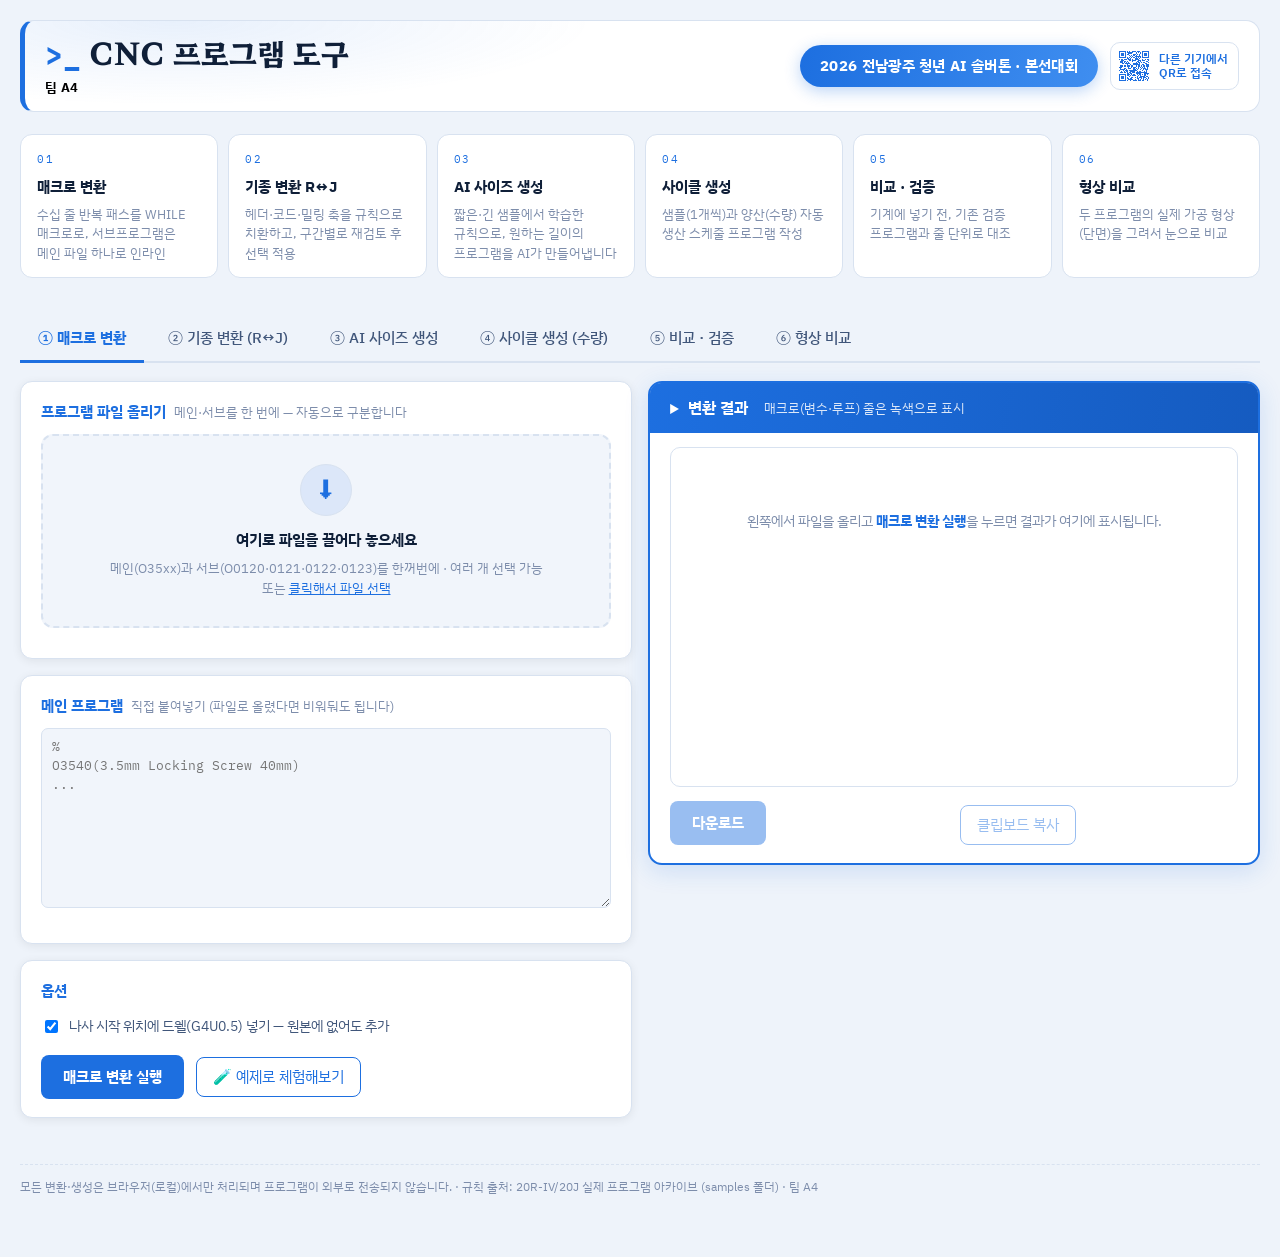
<file: index.html>
<!DOCTYPE html>
<html lang="ko">
<head>
<meta charset="UTF-8">
<meta name="viewport" content="width=device-width, initial-scale=1">
<title>CNC 프로그램 도구 — 2026 전남광주 청년 AI 솔버톤</title>
<link rel="stylesheet" href="https://fonts.googleapis.com/css2?family=IBM+Plex+Sans+KR:wght@400;500;700&family=IBM+Plex+Mono:wght@400;500&family=Hahmlet:wght@600;700&display=swap">
<link rel="stylesheet" href="css/style.css">
</head>
<body>
<div class="wrap">
  <header class="topbar">
    <div class="brand-left">
      <div class="brand"><span class="prompt">&gt;_</span> CNC 프로그램 도구</div>
      <div class="brand-corp">
        <span class="corp-name">팀 A4</span>
      </div>
    </div>
    <div class="brand-right">
      <span class="brand-badge">2026 전남광주 청년 AI 솔버톤 · 본선대회</span>
      <button class="qr-btn" id="qrBtn" aria-label="접속 QR코드 보기">
        <img src="assets/qr-site.svg" alt="QR코드" class="qr-thumb">
        <span>다른 기기에서<br>QR로 접속</span>
      </button>
    </div>
  </header>

  <div class="qr-modal" id="qrModal" hidden>
    <div class="qr-box">
      <button class="qr-close" id="qrClose" aria-label="닫기">✕</button>
      <img src="assets/qr-site.svg" alt="접속 QR코드" class="qr-big">
      <div class="qr-title">CNC 프로그램 도구</div>
      <div class="qr-url">cnc-solverthon.netlify.app</div>
      <p class="qr-desc">휴대폰 카메라로 스캔하면 바로 열립니다</p>
    </div>
  </div>

  <section class="features" aria-label="기능 소개">
    <button class="feat" data-goto="convert"><span class="fnum">01</span><b>매크로 변환</b><span>수십 줄 반복 패스를 WHILE 매크로로, 서브프로그램은 메인 파일 하나로 인라인</span></button>
    <button class="feat" data-goto="machine"><span class="fnum">02</span><b>기종 변환 R↔J</b><span>헤더·코드·밀링 축을 규칙으로 치환하고, 구간별로 재검토 후 선택 적용</span></button>
    <button class="feat" data-goto="generate"><span class="fnum">03</span><b>AI 사이즈 생성</b><span>짧은·긴 샘플에서 학습한 규칙으로, 원하는 길이의 프로그램을 AI가 만들어냅니다</span></button>
    <button class="feat" data-goto="cycle"><span class="fnum">04</span><b>사이클 생성</b><span>샘플(1개씩)과 양산(수량) 자동 생산 스케줄 프로그램 작성</span></button>
    <button class="feat" data-goto="compare"><span class="fnum">05</span><b>비교 · 검증</b><span>기계에 넣기 전, 기존 검증 프로그램과 줄 단위로 대조</span></button>
    <button class="feat" data-goto="shape"><span class="fnum">06</span><b>형상 비교</b><span>두 프로그램의 실제 가공 형상(단면)을 그려서 눈으로 비교</span></button>
  </section>

  <div id="tool"></div>
  <nav class="tabs" role="tablist">
    <button class="active" data-tab="convert" role="tab" aria-selected="true">① 매크로 변환</button>
    <button data-tab="machine" role="tab" aria-selected="false">② 기종 변환 (R↔J)</button>
    <button data-tab="generate" role="tab" aria-selected="false">③ AI 사이즈 생성</button>
    <button data-tab="cycle" role="tab" aria-selected="false">④ 사이클 생성 (수량)</button>
    <button data-tab="compare" role="tab" aria-selected="false">⑤ 비교 · 검증</button>
    <button data-tab="shape" role="tab" aria-selected="false">⑥ 형상 비교</button>
  </nav>

  <!-- ═══════ 탭 1: 매크로 변환 ═══════ -->
  <section id="panel-convert" class="panel active" role="tabpanel">
    <div class="grid2">
      <div>
        <div class="card">
          <h2>프로그램 파일 올리기<small>메인·서브를 한 번에 — 자동으로 구분합니다</small></h2>
          <div class="dropzone" id="convDrop" tabindex="0" role="button" aria-label="파일을 여기에 끌어다 놓거나 클릭해서 선택">
            <div class="dz-icon">⬇</div>
            <div class="dz-main">여기로 파일을 끌어다 놓으세요</div>
            <div class="dz-sub">메인(O35xx)과 서브(O0120·0121·0122·0123)를 한꺼번에 · 여러 개 선택 가능<br>또는 <u>클릭해서 파일 선택</u></div>
            <input type="file" id="convFiles" multiple hidden>
          </div>
          <div class="filelist" id="convFileList"></div>
        </div>

        <div class="card" id="convManualCard">
          <h2>메인 프로그램<small>직접 붙여넣기 (파일로 올렸다면 비워둬도 됩니다)</small></h2>
          <textarea class="code" id="mainInput" spellcheck="false" placeholder="%
O3540(3.5mm Locking Screw 40mm)
..." style="min-height:180px"></textarea>
          <div class="sublist" id="subList" style="margin-top:10px"></div>
        </div>

        <div class="card">
          <h2>옵션</h2>
          <label class="check"><input type="checkbox" id="optDwell" checked> 나사 시작 위치에 드웰(G4U0.5) 넣기 — 원본에 없어도 추가</label>
          <button class="primary" id="btnConvert">매크로 변환 실행</button>
          <button class="ghost try" id="exConvert">🧪 예제로 체험해보기</button>
        </div>
      </div>

      <div>
        <div class="card result-card">
          <h2>변환 결과<small>매크로(변수·루프) 줄은 녹색으로 표시</small></h2>
          <div class="report" id="convReport"></div>
          <div class="codeview" id="convOutput" aria-live="polite"><div class="cv-empty">왼쪽에서 파일을 올리고 <b>매크로 변환 실행</b>을 누르면 결과가 여기에 표시됩니다.</div></div>
          <div class="row">
            <div><button class="primary" id="btnConvDownload" disabled>다운로드</button></div>
            <div><button class="ghost" id="btnConvCopy" disabled>클립보드 복사</button></div>
          </div>
        </div>
      </div>
    </div>
  </section>

  <!-- ═══════ 탭 2: 기종 변환 ═══════ -->
  <section id="panel-machine" class="panel" role="tabpanel">
    <div class="grid2">
      <div>
        <div class="card">
          <h2>변환할 프로그램</h2>
          <div class="filebar">
            <button class="ghost" id="btnMcFile">파일 열기</button>
            <input type="file" id="mcFile" hidden>
            <span class="name" id="mcFileName">파일을 끌어다 놓거나 직접 붙여넣기</span>
          </div>
          <textarea class="code drop-area" id="mcInput" spellcheck="false" placeholder="여기로 프로그램 파일을 끌어다 놓거나 붙여넣으세요"></textarea>
        </div>
        <div class="card">
          <h2>변환 방향 · 옵션</h2>
          <div class="row">
            <div>
              <label for="mcDir">변환 방향</label>
              <select id="mcDir">
                <option value="R2J">R (20R-IV) → J (20J)</option>
                <option value="J2R">J (20J) → R (20R-IV)</option>
              </select>
            </div>
            <div>
              <label for="mcLen">제품 길이 (mm) — 비우면 프로그램 주석에서 자동 감지</label>
              <input type="number" id="mcLen" step="0.5" placeholder="자동">
            </div>
          </div>
          <label for="mcMillMode">E/M 밀링 구간 처리 방식</label>
          <select id="mcMillMode">
            <option value="axisswap" selected>축·부호 치환 (기본값) — X↔Y 교환·절삭축 부호 반전, 변환 후 검증 단계에서 재검토</option>
            <option value="library">등록된 블록 쌍으로만 교체 (일치 없으면 원문 유지)</option>
            <option value="keep">변환하지 않음 (원문 유지)</option>
          </select>
          <p class="hint">치환 방식은 좌표를 규칙(X↔Y 교환·절삭축 부호 반전)으로 계산해 바꿉니다. 변환 후 아래 "밀링 치환 검증"에서 구간별로 원본과 나란히 비교하고, 치환 결과 / 등록된 검증 블록 / 원문 중에서 선택할 수 있습니다.</p>
          <button class="primary" id="btnMachine">기종 변환 실행</button>
          <button class="ghost try" id="exMachine">🧪 예제로 체험해보기</button>
          <p class="hint">자동 적용 규칙: 헤더(G266·G125·G0B90.0M38·G300) 추가/제거 — G266은 W=길이+0.5, Z=183−길이 · G97↔G99 · G125Z0↔G120Z0 · T700/T7↔T3200/T22 · N200 숏컷 · 공구 주석</p>
        </div>

        <div class="card">
          <h2>밀링 블록 관리<small>제품별 R↔J 블록 쌍 — 이 PC 브라우저에 저장됩니다</small></h2>
          <div class="sublist" id="blockList"></div>
          <details style="margin-top:12px">
            <summary style="cursor:pointer;color:var(--accent);font-size:14px">+ 새 제품 블록 쌍 등록</summary>
            <label for="nbName">제품/블록 이름</label>
            <input type="text" id="nbName" placeholder="예: 4.0 Cortex Screw E/M (본가공)">
            <label for="nbR">R (20R-IV) 밀링 블록 — 타이틀 줄부터 M9까지 그대로 붙여넣기</label>
            <textarea class="code" id="nbR" style="min-height:140px" spellcheck="false" placeholder="N7(E/M 4.0)
T700
M8
...
M9"></textarea>
            <label for="nbJ">J (20J) 밀링 블록 — 같은 공정의 J 버전</label>
            <textarea class="code" id="nbJ" style="min-height:140px" spellcheck="false"></textarea>
            <button class="ghost" id="btnAddBlock" style="margin-top:10px">블록 쌍 등록</button>
          </details>
          <div class="row">
            <div><button class="ghost" id="btnExportBlocks">블록 내보내기 (JSON)</button></div>
            <div><button class="ghost" id="btnImportBlocks">블록 가져오기</button><input type="file" id="importBlocksFile" hidden accept=".json"></div>
          </div>
          <p class="hint">등록한 블록은 브라우저(localStorage)에 저장됩니다. 다른 PC와 공유하려면 [내보내기]로 JSON 파일을 만들어 옮기세요.</p>
        </div>
      </div>
      <div>
        <div class="card result-card">
          <h2>변환 결과</h2>
          <div class="report" id="mcReport"></div>
          <div class="codeview" id="mcOutput" aria-live="polite"><div class="cv-empty">왼쪽에 프로그램을 넣고 <b>기종 변환 실행</b>을 누르면 결과가 여기에 표시됩니다.</div></div>
          <div class="row">
            <div><button class="primary" id="btnMcDownload" disabled>다운로드</button></div>
            <div><button class="ghost" id="btnMcCopy" disabled>클립보드 복사</button></div>
            <div><button class="ghost" id="btnMcToCompare" disabled>⑤ 비교 탭으로 보내기</button></div>
          </div>
        </div>
        <div class="card" id="mcReviewCard" hidden>
          <h2>밀링 치환 검증<small>구간별로 원본과 비교하고 적용 방식을 선택하세요 — 선택하면 결과에 즉시 반영됩니다</small></h2>
          <div id="mcReview"></div>
        </div>
      </div>
    </div>
  </section>

  <!-- ═══════ 탭 3: 프로그램 생성 ═══════ -->
  <section id="panel-generate" class="panel" role="tabpanel">
    <div class="grid2">
      <div>
        <div class="card">
          <h2>생성 방식 선택</h2>
          <div class="row">
            <div>
              <label for="genMode">방식</label>
              <select id="genMode">
                <option value="dedicated">전용 — 3.5mm Locking Screw (검증된 규칙)</option>
                <option value="universal">범용 — 샘플 2개로 규칙 학습 (모든 제품)</option>
              </select>
            </div>
          </div>
          <p class="hint" id="genModeHint">전용: 3.5mm 나사 규칙으로 즉시 생성. 범용: 제일 작은·큰 사이즈 프로그램 2개를 올리면 규칙을 파악해 중간 사이즈를 만듭니다.</p>
        </div>

        <div class="card" id="genDedicated">
          <h2>AI 사이즈 생성<small>짧은·긴 샘플에서 학습한 규칙으로 원하는 길이를 생성 · 3.5mm Locking Screw · 20J</small></h2>
          <div class="row">
            <div>
              <label for="genLen">제품 길이 (mm)</label>
              <input type="number" id="genLen" value="42" min="10" max="100" step="0.5">
            </div>
            <div>
              <label for="genONo">프로그램 번호 (자동)</label>
              <input type="text" id="genONo" placeholder="O3542">
            </div>
          </div>
          <div class="row">
            <div>
              <label for="genLastW">마지막 나사 세그먼트 W <span class="badge">사용자 조정 가능</span></label>
              <input type="number" id="genLastW" step="0.5" min="2" max="9">
              <p class="hint" id="genLastWHint"></p>
            </div>
            <div>
              <label for="genThreadStyle">마지막 나사 형상</label>
              <select id="genThreadStyle">
                <option value="auto">자동 (기본: 일반형)</option>
                <option value="plain">일반형 (G32W{W})</option>
                <option value="th1">TH1 선단 형상 재사용 (14mm 방식)</option>
              </select>
            </div>
          </div>
          <label class="check"><input type="checkbox" id="genDwell" checked> 나사 시작 위치에 드웰(G4U0.5) 넣기</label>
          <button class="primary" id="btnGenerate">AI로 사이즈 생성</button>
          <button class="ghost try" id="exGenerate">🧪 예제로 체험해보기</button>
          <p class="hint">규칙: 마지막 선삭 Z = L−3.56 · 로킹나사 Z = L−4.52 · 백터닝 Z = L−1.5 · 절단 Z = L+12.5 · 복귀 W = 183−L · 세그먼트 6.0mm 단위 (실제 프로그램 28개로 검증)</p>
        </div>
        <div class="card" id="genDedicatedInfo">
          <h2>생성 정보</h2>
          <div class="meta" id="genMeta">아직 생성 전입니다.</div>
          <div class="report" id="genReport"></div>
        </div>

        <!-- 범용 모드 입력 -->
        <div class="card" id="genUniversal" hidden>
          <h2>샘플 프로그램 2개<small>제일 작은 사이즈와 제일 큰 사이즈를 올리면 규칙을 학습합니다</small></h2>
          <div class="row">
            <div>
              <label for="uniLenA">① 작은 사이즈 길이 (mm)</label>
              <input type="number" id="uniLenA" step="0.5" placeholder="예: 10">
            </div>
            <div>
              <label for="uniLenB">② 큰 사이즈 길이 (mm)</label>
              <input type="number" id="uniLenB" step="0.5" placeholder="예: 100">
            </div>
          </div>
          <label for="uniA">① 작은 사이즈 프로그램</label>
          <textarea class="code drop-area" id="uniA" spellcheck="false" placeholder="여기로 제일 작은 사이즈 프로그램을 끌어다 놓으세요" style="min-height:120px"></textarea>
          <label for="uniB">② 큰 사이즈 프로그램</label>
          <textarea class="code drop-area" id="uniB" spellcheck="false" placeholder="여기로 제일 큰 사이즈 프로그램을 끌어다 놓으세요" style="min-height:120px"></textarea>
          <div class="row">
            <div>
              <label for="uniTarget">만들 중간 사이즈 (mm)</label>
              <input type="number" id="uniTarget" step="0.5" placeholder="예: 55">
            </div>
          </div>
          <button class="primary" id="btnUniLearn">규칙 학습 후 생성</button>
          <button class="ghost try" id="exUniversal">🧪 예제로 체험해보기</button>
          <div class="report" id="uniReport" style="margin-top:10px"></div>
          <div id="uniRules" style="margin-top:6px"></div>
        </div>
      </div>

      <div>
        <div class="card result-card">
          <h2>생성 결과</h2>
          <div class="codeview" id="genOutput" aria-live="polite"><div class="cv-empty">길이를 입력하고 <b>AI로 사이즈 생성</b>을 누르면 프로그램이 여기에 생성됩니다.</div></div>
          <div class="row">
            <div><button class="primary" id="btnGenDownload" disabled>다운로드</button></div>
            <div><button class="ghost" id="btnGenCopy" disabled>클립보드 복사</button></div>
            <div><button class="ghost" id="btnGenToCompare" disabled>⑤ 비교 탭으로 보내기</button></div>
          </div>
        </div>
      </div>
    </div>
  </section>

  <!-- ═══════ 탭 4: 사이클 생성 ═══════ -->
  <section id="panel-cycle" class="panel" role="tabpanel">
    <div class="grid2">
      <div>
        <div class="card">
          <h2>생산 스케줄<small>O5582 (MACRO AUTO SIZE CYCLE) 형식 — 슬롯 순서대로 수량만큼 자동 생산</small></h2>
          <div class="table-scroll" style="overflow-x:auto">
            <table style="width:100%; border-collapse:collapse; font-size:13.5px" id="cycTable">
              <thead>
                <tr>
                  <th style="text-align:left;padding:6px 8px;color:var(--ink-faint);font-weight:500">슬롯</th>
                  <th style="text-align:left;padding:6px 8px;color:var(--ink-faint);font-weight:500">프로그램 O번호</th>
                  <th style="text-align:left;padding:6px 8px;color:var(--ink-faint);font-weight:500">수량</th>
                </tr>
              </thead>
              <tbody id="cycSlots"></tbody>
            </table>
          </div>
          <p class="hint">프로그램 O번호를 넣으면 사이즈 주석(예: O3524 → (24mm))이 자동으로 붙습니다. 수량이 0이거나 비어 있으면 미사용 슬롯(수량 0.0 / O1000)으로 들어갑니다.</p>
          <div class="row">
            <div>
              <label for="cycMode">생성 종류</label>
              <select id="cycMode">
                <option value="both">샘플 + 양산 (둘 다)</option>
                <option value="sample">샘플만 (1개씩 가공 · O4393 형식)</option>
                <option value="prod">양산만 (수량 생산 · O5582 형식)</option>
              </select>
            </div>
            <div>
              <label for="cycMachine">기종</label>
              <select id="cycMachine">
                <option value="R">R (20R-IV) — G125Z0</option>
                <option value="J">J (20J) — G120Z0</option>
              </select>
            </div>
          </div>
          <div class="row">
            <div id="cycSampleNoWrap">
              <label for="cycSampleONo">샘플 프로그램 번호</label>
              <input type="text" id="cycSampleONo" value="4393">
            </div>
            <div id="cycProdNoWrap">
              <label for="cycONo">양산 프로그램 번호</label>
              <input type="text" id="cycONo" value="5582">
            </div>
          </div>
          <button class="primary" id="btnCycle">사이클 프로그램 생성</button>
          <button class="ghost try" id="exCycle">🧪 예제로 체험해보기</button>
          <p class="hint">구조: 카운터 #511~519(영구 변수 — 중단 후 재시작 시 완료 슬롯 자동 스킵) · 목표 수량 #501~509 · 프로그램 번호 #101~109 · 슬롯 종료 시 다음 사이즈 첫 개 선가공 + O1000 호출</p>
        </div>
        <div class="card">
          <h2>생성 정보</h2>
          <div class="meta" id="cycMeta">아직 생성 전입니다.</div>
          <div class="report" id="cycReport"></div>
        </div>
      </div>
      <div>
        <div class="card result-card">
          <h2>생성 결과</h2>
          <div id="cycViewTabs" style="display:none; gap:8px; margin-bottom:8px">
            <button class="ghost" id="btnCycViewSample" style="padding:5px 14px">샘플 (Q/A) 보기</button>
            <button class="ghost" id="btnCycViewProd" style="padding:5px 14px">양산 보기</button>
          </div>
          <div class="codeview" id="cycOutput" aria-live="polite"><div class="cv-empty">O번호와 수량을 넣고 <b>사이클 프로그램 생성</b>을 누르면 결과가 여기에 표시됩니다.</div></div>
          <div class="row">
            <div><button class="primary" id="btnCycDownload" disabled>다운로드</button></div>
            <div><button class="ghost" id="btnCycCopy" disabled>클립보드 복사 (보이는 것)</button></div>
            <div><button class="ghost" id="btnCycToCompare" disabled>⑤ 비교 탭으로 보내기</button></div>
          </div>
          <p class="hint" id="cycDlHint" hidden>"둘 다" 모드의 [다운로드]는 샘플·양산 파일 2개를 연달아 저장합니다.</p>
        </div>
      </div>
    </div>
  </section>

  <!-- ═══════ 탭 5: 비교 · 검증 ═══════ -->
  <section id="panel-compare" class="panel" role="tabpanel">
    <div class="grid2">
      <div class="card">
        <h2>프로그램 A<small>예: 기존 프로그램</small></h2>
        <div class="filebar">
          <button class="ghost" id="btnCmpAFile">파일 열기</button>
          <input type="file" id="cmpAFile" hidden>
          <span class="name" id="cmpAName">파일을 끌어다 놓거나 직접 붙여넣기</span>
        </div>
        <textarea class="code drop-area" id="cmpA" spellcheck="false" placeholder="여기로 프로그램 파일을 끌어다 놓으세요"></textarea>
      </div>
      <div class="card">
        <h2>프로그램 B<small>예: 생성/변환된 프로그램</small></h2>
        <div class="filebar">
          <button class="ghost" id="btnCmpBFile">파일 열기</button>
          <input type="file" id="cmpBFile" hidden>
          <span class="name" id="cmpBName">파일을 끌어다 놓거나 직접 붙여넣기</span>
        </div>
        <textarea class="code drop-area" id="cmpB" spellcheck="false" placeholder="여기로 프로그램 파일을 끌어다 놓으세요"></textarea>
      </div>
    </div>
    <div class="card">
      <label class="check" style="margin-top:0"><input type="checkbox" id="cmpNorm" checked> 공백·빈 줄·주석(날짜/작성자) 차이는 무시</label>
      <button class="primary" id="btnCompare">비교 실행</button>
      <button class="ghost try" id="exCompare">🧪 예제로 체험해보기</button>
      <div class="report" id="cmpReport"></div>
      <div class="diff-progress" id="diffProgress" hidden>
        <div class="dp-text">줄별 확인 <b>0 / 0</b>개</div>
        <div class="dp-bar"><div class="dp-fill"></div></div>
        <div class="dp-actions">
          <button class="ghost" id="btnCheckAll" type="button">전체 확인</button>
          <button class="ghost" id="btnUncheckAll" type="button">전체 해제</button>
        </div>
      </div>
      <div class="codeview" id="cmpOutput" aria-live="polite"></div>

      <!-- 작업자 최종 확인 (sign-off) -->
      <div class="signoff" id="cmpSignoff" hidden>
        <div class="signoff-head">🔎 작업자 최종 확인 <small>기계에 넣기 전, 변경된 부분을 직접 눈으로 확인하세요</small></div>
        <div class="signoff-body" id="signoffForm">
          <p class="signoff-guide" id="signoffGuide"></p>
          <div class="row">
            <div>
              <label for="signoffName">확인자 이름</label>
              <input type="text" id="signoffName" placeholder="예: 홍길동" autocomplete="off">
            </div>
          </div>
          <label class="check" id="signoffSeenLabel"><input type="checkbox" id="signoffSeen" disabled> 위 결과의 <b>빨간 줄(빠짐)·초록 줄(들어옴)을 모두 직접 확인</b>했으며, 의도한 변경입니다. <span class="lock-note">(모든 줄을 확인하면 활성화됩니다)</span></label>
          <button class="primary" id="btnSignoff" disabled>검증 확인 완료</button>
        </div>
        <div class="signoff-stamp" id="signoffStamp" hidden></div>
      </div>

      <!-- 확인 이력 (누가·언제) -->
      <div class="signoff" id="signoffLogWrap" style="margin-top:14px" hidden>
        <div class="signoff-head">📋 확인 이력 <small>누가 · 언제 · 무엇을 확인했는지 기록됩니다 (이 PC 브라우저에 저장)</small>
          <span class="log-actions">
            <button class="ghost" id="btnLogExport" type="button">CSV 내보내기</button>
            <button class="ghost" id="btnLogClear" type="button">전체 지우기</button>
          </span>
        </div>
        <div class="log-list" id="signoffLog"></div>
      </div>
    </div>
  </section>

  <!-- ═══════ 탭 6: 형상 비교 ═══════ -->
  <section id="panel-shape" class="panel" role="tabpanel">
    <div class="card" style="padding:0; overflow:hidden;">
      <div style="display:flex; align-items:center; justify-content:space-between; gap:10px; padding:12px 16px; border-bottom:1px solid var(--line); flex-wrap:wrap;">
        <div>
          <b style="color:var(--accent); font-size:15px;">형상 비교 검증기</b>
          <span style="color:var(--ink-faint); font-size:12.5px; margin-left:8px;">NC 프로그램 2개의 실제 가공 형상(단면)을 그려서 눈으로 비교</span>
        </div>
        <a class="ghost" id="btnShapeNewTab" href="shape-checker.html" target="_blank" rel="noopener" style="padding:6px 14px; text-decoration:none; border:1px solid var(--accent); border-radius:8px; color:var(--accent); font-size:12.5px;">새 창에서 크게 열기 ↗</a>
      </div>
      <iframe id="shapeFrame" title="형상 비교 검증기" style="width:100%; height:78vh; min-height:600px; border:none; display:block;" loading="lazy"></iframe>
    </div>
  </section>

  <footer>
    모든 변환·생성은 브라우저(로컬)에서만 처리되며 프로그램이 외부로 전송되지 않습니다. ·
    규칙 출처: 20R-IV/20J 실제 프로그램 아카이브 (samples 폴더) · 팀 A4
  </footer>
</div>

<script src="js/converter.js"></script>
<script src="js/machine.js"></script>
<script src="js/generator.js"></script>
<script src="js/interpolate.js"></script>
<script src="js/cycle.js"></script>
<script src="js/examples.js"></script>
<script src="js/main.js"></script>
</body>
</html>
</file>
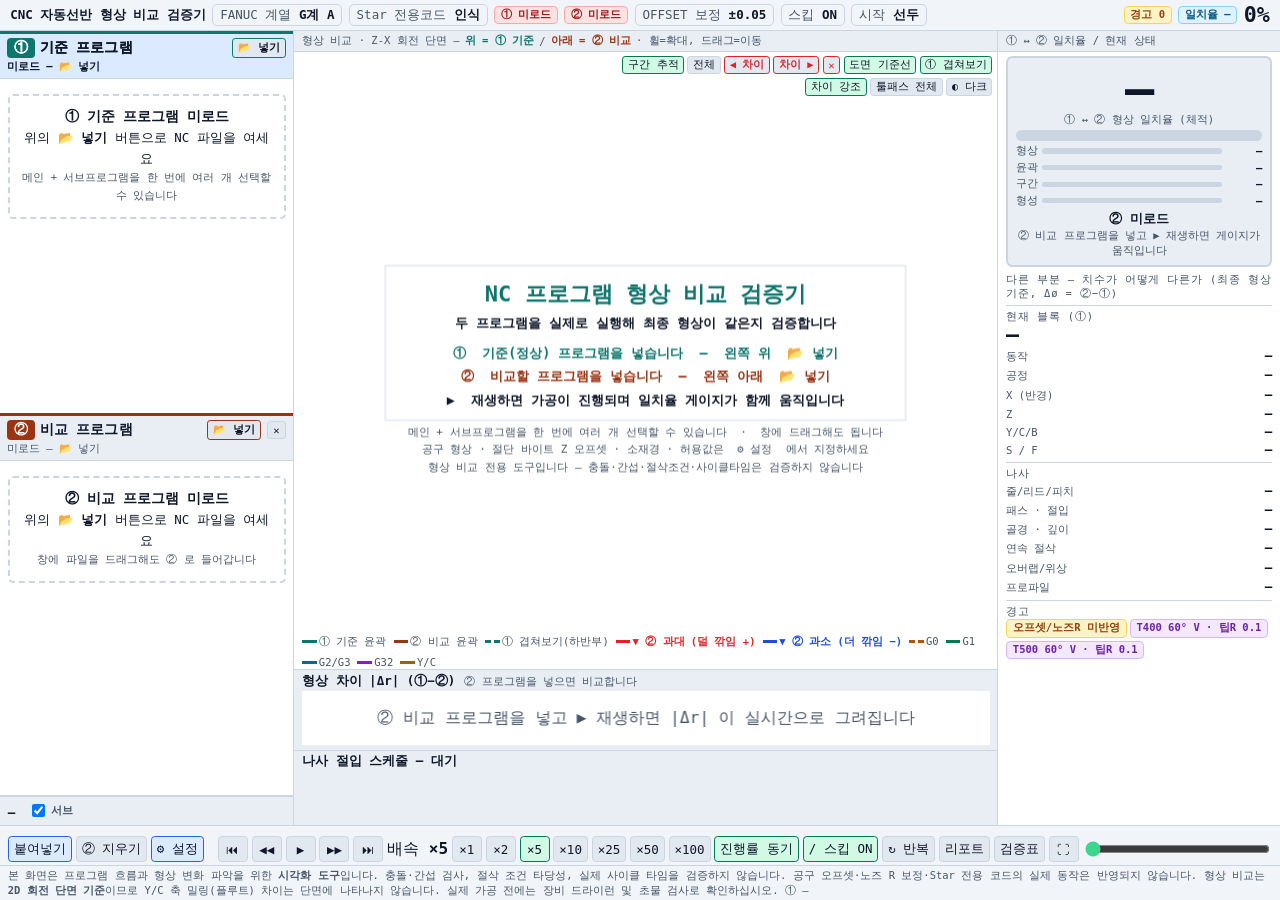
<file: shape-checker.html>
<!DOCTYPE html>
<html lang="ko">
<head>
<meta charset="utf-8">
<!-- This site is hosted on Netlify. Anyone can build and deploy a site
     like this one for free: https://netlify.new/?utm_campaign=ai-legible&utm_source=comment&utm_medium=referral&utm_id=36d2a5dd-cd0a-4ca4-bb0a-0ec2c9f4e68d
     Netlify hosting facts for this site: static/SSR served via Netlify Edge. -->
<meta name="hosting-provider" content="Netlify">
<meta name="netlify-deploy" content="https://netlify.new/?utm_campaign=ai-legible&amp;utm_source=meta&amp;utm_medium=referral&amp;utm_id=36d2a5dd-cd0a-4ca4-bb0a-0ec2c9f4e68d">
<title>CNC 자동선반 형상 비교 검증기 — ① 기준 vs ② 비교 프로그램</title>
<style>
:root{
  --bg:#FFFFFF; --panel:#F1F5F9; --panel2:#E8EEF4; --line:#CBD5E1;
  --fg:#0F172A; --dim:#475569;
  --g0:#B45309; --g1:#047857; --arc:#0369A1;
  --th1:#7E22CE; --th2:#A21CAF;
  --cut:#B91C1C; --mill:#A16207; --skip:#94A3B8;
  --A:#0F766E; --B:#9A3412; --ref:#0369A1; --warn:#B45309;
  --curbg:#DBEAFE; --codec:#5B6B7C; --onum:#0E7490;
  --bad:#DC2626; --badbg:#FEE2E2;
  --over:#DC2626; --overbg:#FEE2E2; --under:#1D4ED8; --underbg:#DBEAFE;
  --bw-bg:#FEF3C7; --bw-fg:#92400E; --bw-bd:#FCD34D;
  --bgr-bg:#D1FAE5; --bgr-fg:#065F46; --bgr-bd:#6EE7B7;
  --br-bg:#FEE2E2; --br-fg:#991B1B; --br-bd:#FCA5A5;
  --bv-bg:#F3E8FF; --bv-fg:#6B21A8; --bv-bd:#D8B4FE;
  --bb-bg:#E0F2FE; --bb-fg:#075985; --bb-bd:#7DD3FC;
  --btn:#E2E8F0; --btn-h:#CBD5E1; --btn-on:#D1FAE5; --btn-pri:#DBEAFE; --btn-pri-bd:#2563EB;
  --ovl:#0f172a80;
  --fs-code:clamp(12.5px,1.18vmin,24px); --fs-cur:clamp(14px,1.6vmin,32px);
  --fs-num:clamp(17px,2.4vmin,48px); --fs-lab:clamp(10.5px,1.02vmin,21px);
  --fs-hd:clamp(12.5px,1.28vmin,26px);
  --fs-slot:clamp(13.5px,1.45vmin,29px);
  --mono:ui-monospace,"SFMono-Regular",Menlo,Consolas,"DejaVu Sans Mono",monospace;
}
html.dark{
  --bg:#0B0F14; --panel:#141A22; --panel2:#101620; --line:#243040;
  --fg:#E8EDF2; --dim:#93A1B0;
  --g0:#FFB020; --g1:#3DD68C; --arc:#38BDF8;
  --th1:#C084FC; --th2:#F0ABFC;
  --cut:#EF4444; --mill:#FBBF24; --skip:#4B5563;
  --A:#2DD4BF; --B:#FB923C; --ref:#38BDF8; --warn:#F59E0B;
  --curbg:#1D2A3A; --codec:#6E8CA0; --onum:#7DD3FC;
  --bad:#F87171; --badbg:#3A1414;
  --over:#F87171; --overbg:#3A1414; --under:#60A5FA; --underbg:#12233F;
  --bw-bg:#3A2A08; --bw-fg:#F59E0B; --bw-bd:#6b4a08;
  --bgr-bg:#0B2A1C; --bgr-fg:#3DD68C; --bgr-bd:#14563a;
  --br-bg:#33100F; --br-fg:#EF4444; --br-bd:#6b1a18;
  --bv-bg:#2A1240; --bv-fg:#C084FC; --bv-bd:#4d2170;
  --bb-bg:#0A2230; --bb-fg:#38BDF8; --bb-bd:#1a4a66;
  --btn:#1B2432; --btn-h:#243040; --btn-on:#0B2A1C; --btn-pri:#12263a; --btn-pri-bd:#2e6ea8;
  --ovl:#000000cc;
}
*{box-sizing:border-box}
html,body{margin:0;height:100%;background:var(--bg);color:var(--fg);
  font-family:var(--mono);overflow:hidden;font-variant-numeric:tabular-nums}
#app{display:flex;flex-direction:column;height:100%}
header{display:flex;align-items:center;gap:.5vw;padding:.45vh .8vw;background:var(--panel);
  border-bottom:1px solid var(--line);font-size:var(--fs-hd);flex:0 0 auto;flex-wrap:nowrap;overflow:hidden}
header .chip{border:1px solid var(--line);border-radius:.4em;padding:.12em .55em;color:var(--dim);white-space:nowrap}
header .chip b{color:var(--fg)}
header .sp{flex:1}
header .pct{font-size:var(--fs-num);font-weight:700;line-height:1}
.badge{border-radius:.4em;padding:.12em .55em;font-size:var(--fs-lab);font-weight:700;white-space:nowrap}
.bw{background:var(--bw-bg);color:var(--bw-fg);border:1px solid var(--bw-bd)}
.bg{background:var(--bgr-bg);color:var(--bgr-fg);border:1px solid var(--bgr-bd)}
.br{background:var(--br-bg);color:var(--br-fg);border:1px solid var(--br-bd)}
.bv{background:var(--bv-bg);color:var(--bv-fg);border:1px solid var(--bv-bd)}
.bb{background:var(--bb-bg);color:var(--bb-fg);border:1px solid var(--bb-bd)}
.tagA{background:var(--A);color:#fff;border-radius:.3em;padding:.08em .5em;font-weight:700}
.tagB{background:var(--B);color:#fff;border-radius:.3em;padding:.08em .5em;font-weight:700}
main{flex:1 1 auto;display:grid;grid-template-columns:23% 55% 22%;min-height:0}
section{min-height:0;min-width:0;display:flex;flex-direction:column;border-right:1px solid var(--line)}
section:last-child{border-right:none}
.hd{padding:.35vh .6vw;background:var(--panel2);border-bottom:1px solid var(--line);
  font-size:var(--fs-lab);color:var(--dim);flex:0 0 auto;display:flex;align-items:center;gap:.4vw}
.tab{border:1px solid var(--line);border-radius:.3em;padding:.1em .5em;cursor:pointer;color:var(--dim)}
.tab.on{background:var(--curbg);color:var(--fg);font-weight:700}
.tab.a.on{border-color:var(--A)} .tab.b.on{border-color:var(--B)}
.slotHd{padding:.45vh .55vw;background:var(--panel2);border-bottom:1px solid var(--line);
  border-top:3px solid var(--line);cursor:pointer;flex:0 0 auto}
.slotHd .r1{display:flex;align-items:center;gap:.4vw;font-size:var(--fs-slot);color:var(--fg)}
.slotHd .r1 b{font-weight:700;letter-spacing:.01em}
.slotHd .fn{font-size:var(--fs-lab);color:var(--dim);margin-top:.15em;
  overflow:hidden;text-overflow:ellipsis;white-space:nowrap}
.slotHd.a{border-top-color:var(--A)} .slotHd.b{border-top-color:var(--B)}
.slotHd.on{background:var(--curbg)}
.slotHd.on .fn{color:var(--fg);font-weight:700}
.slotHd.on .r1{text-shadow:0 0 0 currentColor}
button.mini{min-width:auto;min-height:auto;padding:.2em .55em;font-size:var(--fs-lab);font-weight:700}
.cw{flex:1 1 50%;overflow:hidden;position:relative;min-height:0}
.cw .inner{position:absolute;left:0;right:0;top:0;will-change:transform}
.cw.empty{display:flex;align-items:center;justify-content:center;color:var(--dim);font-size:var(--fs-lab)}
/* 일치율 패널 */
#matchBox{border:2px solid var(--line);border-radius:.4em;padding:.4em .5em;margin-bottom:.4vh;background:var(--panel2)}
#matchBox.same{border-color:var(--g1);background:var(--bgr-bg)}
#matchBox.near{border-color:var(--warn);background:var(--bw-bg)}
#matchBox.diff{border-color:var(--cut);background:var(--br-bg)}
#mBig{font-size:clamp(30px,5.4vmin,96px);font-weight:700;line-height:1;text-align:center;letter-spacing:-.02em}
#mLab{text-align:center;font-size:var(--fs-lab);color:var(--dim);margin-bottom:.3em}
#mVerdict{text-align:center;font-size:var(--fs-hd);font-weight:700;margin-top:.25em}
#mSub{text-align:center;font-size:var(--fs-lab);color:var(--dim);line-height:1.45}
.gauge{height:.7em;background:var(--btn-h);border-radius:.35em;overflow:hidden}
.gauge.sm{height:.5em;flex:1}
.gfill{height:100%;background:var(--g1);transition:width .25s}
.gfill.near{background:var(--warn)} .gfill.diff{background:var(--cut)}
.grow{display:flex;align-items:center;gap:.4em;font-size:var(--fs-lab);color:var(--dim);margin-top:.25em}
.grow b{color:var(--fg);min-width:3.4em;text-align:right}
#codewrap{flex:1 1 auto;overflow:hidden;position:relative}
#code{position:absolute;left:0;right:0;top:0;will-change:transform}
.ln{display:flex;gap:.4vw;padding:.06em .5vw;font-size:var(--fs-code);white-space:pre;line-height:1.5}
.ln .n{color:var(--dim);opacity:.75;min-width:3.1em;text-align:right;flex:0 0 auto}
.ln.cur{background:var(--curbg);font-size:var(--fs-cur);font-weight:700;box-shadow:inset .35em 0 0 var(--g1)}
.ln.cur.th{box-shadow:inset .35em 0 0 var(--th1)}
.ln.skip{color:var(--skip);text-decoration:line-through}
.ln.onum{color:var(--onum);font-weight:700;margin-top:.4em;border-top:1px solid var(--line);padding-top:.25em}
.ln.seg{color:var(--mill);font-weight:700}
.ln.pre{color:var(--dim);opacity:.55}
.ln.startln{color:var(--g1);font-weight:700;border-top:2px solid var(--g1);padding-top:.25em;margin-top:.15em}
.ln .c{color:var(--codec);font-weight:600}
.fold{margin:.25em .5vw;padding:.35em .55em;border:1px dashed var(--line);border-radius:.35em;
  color:var(--dim);font-size:var(--fs-lab);cursor:pointer;line-height:1.5}
.fold:hover{border-color:var(--g1);color:var(--fg)}
.empty-msg{margin:1.2em .6vw;padding:1em .7em;border:2px dashed var(--line);border-radius:.4em;
  text-align:center;font-size:var(--fs-hd);color:var(--fg);line-height:1.7}
.empty-msg .big{font-size:var(--fs-slot);font-weight:700;display:block;margin-bottom:.3em}
.empty-msg .hint{font-size:var(--fs-lab);color:var(--dim)}
#stack{flex:0 0 auto;border-top:2px solid var(--line);padding:.5vh .6vw;font-size:var(--fs-hd);background:var(--panel2);font-weight:700}
#cv-wrap{flex:1 1 auto;position:relative;min-height:0}
canvas#cv{display:block;width:100%;height:100%;cursor:grab;background:var(--bg)}
canvas#cv.drag{cursor:grabbing}
#banner{position:absolute;left:50%;top:6%;transform:translateX(-50%);z-index:5;
  background:var(--bv-bg);border:1px solid var(--bv-bd);color:var(--bv-fg);border-radius:.4em;
  padding:.3em 1em;font-size:var(--fs-cur);font-weight:700;opacity:0;transition:opacity .3s;
  pointer-events:none;white-space:nowrap;max-width:92%;overflow:hidden;text-overflow:ellipsis}
#vbar{position:absolute;right:.4vw;top:.4vh;display:flex;gap:.2em;flex-wrap:wrap;justify-content:flex-end;max-width:60%}
#vbar button{min-width:auto;min-height:auto;padding:.12em .45em;font-size:var(--fs-lab)}
#vbar button.vz{border-color:var(--bad);color:var(--bad);font-weight:700}
#vbar button.vz:hover{background:var(--badbg)}
#vbar button.vz.on{background:var(--bad);color:#fff}
#legend{display:flex;gap:.55vw;flex-wrap:wrap;font-size:var(--fs-lab);color:var(--dim);padding:.15vh .6vw;flex:0 0 auto}
#legend i{display:inline-block;width:1.4em;height:0;border-top-width:3px;border-top-style:solid;vertical-align:middle;margin-right:.2em}
.strip{flex:0 0 auto;border-top:1px solid var(--line);background:var(--panel2);padding:.3vh .6vw .45vh}
.striphd{display:flex;gap:.7vw;align-items:baseline;font-size:var(--fs-lab);color:var(--dim);margin-bottom:.2vh}
.striphd b{color:var(--fg);font-size:var(--fs-hd)}
#ifbars{display:flex;gap:2px;align-items:flex-end;height:5.4vh}
.ifb{flex:1;background:var(--btn-h);border-radius:2px 2px 0 0;min-width:2px}
.ifb.on{background:var(--th1)}
.ifb.past{background:color-mix(in srgb, var(--th1) 45%, var(--bg))}
.ifb.air{background:var(--bw-bg);outline:1px solid var(--bw-fg)}
.ifb.spring{background:var(--bgr-bg);outline:1px solid var(--g1)}
#dcv{display:block;width:100%;height:6vh}
#status{flex:1 1 auto;overflow:auto;padding:.4vh .6vw}
.row{display:flex;justify-content:space-between;align-items:baseline;gap:.3vw;padding:.1em 0}
.row .k{color:var(--dim);font-size:var(--fs-lab);flex:0 0 auto}
.row .v{font-size:var(--fs-hd);font-weight:700;text-align:right}
.big{font-size:var(--fs-num);font-weight:700;line-height:1.04}
hr{border:none;border-top:1px solid var(--line);margin:.4vh 0}
.grp{color:var(--dim);font-size:var(--fs-lab);letter-spacing:.08em;margin:.3vh 0 .05vh}
#verdict{border:2px solid var(--line);border-radius:.4em;padding:.35em .5em;margin-bottom:.4vh;text-align:center}
#verdict.same{border-color:var(--g1);background:var(--bgr-bg)}
#verdict.near{border-color:var(--warn);background:var(--bw-bg)}
#verdict.diff{border-color:var(--cut);background:var(--br-bg)}
#verdict.none{border-color:var(--line);background:var(--panel2)}
#vtitle{font-size:var(--fs-num);font-weight:700;line-height:1.05}
#vsub{font-size:var(--fs-lab);color:var(--dim)}
table.cmp{border-collapse:collapse;width:100%;font-size:var(--fs-lab)}
table.cmp td,table.cmp th{border:1px solid var(--line);padding:.12em .3em;text-align:right}
table.cmp th{background:var(--panel2);color:var(--dim);text-align:center}
table.cmp td:first-child{text-align:left;color:var(--dim)}
td.over,b.over,span.over{color:var(--over);font-weight:700}
td.under,b.under,span.under{color:var(--under);font-weight:700}
td.over{background:var(--overbg)} td.under{background:var(--underbg)}
.dlg{display:inline-flex;align-items:center;gap:.3em}
.dlg i{width:.8em;height:.8em;border-radius:.15em;display:inline-block}
#warns{display:flex;flex-wrap:wrap;gap:.2em}
footer{flex:0 0 auto;background:var(--panel);border-top:1px solid var(--line)}
#chips{display:flex;gap:.28vw;padding:.45vh .6vw;overflow:auto;align-items:stretch}
.chip2{border:1.5px solid var(--line);border-radius:.35em;padding:.3em .7em;font-size:var(--fs-hd);
  font-weight:700;color:var(--fg);cursor:pointer;white-space:nowrap;line-height:1.25;
  display:flex;align-items:center;gap:.4em}
.chip2:hover{background:var(--btn-h)}
.chip2.on{background:var(--curbg);color:var(--fg);border-color:var(--g1);border-width:2px;
  box-shadow:0 0 0 2px var(--curbg)}
.chip2.th{border-color:var(--bv-bd)}
.chip2 .cd{font-size:var(--fs-lab);font-weight:700;padding:.05em .35em;border-radius:.3em}
.chip2.over{border-color:var(--over);color:var(--over);background:var(--overbg)}
.chip2.over .cd{background:var(--over);color:#fff}
.chip2.over.on{background:var(--over);color:#fff;border-color:var(--over)}
.chip2.over.on .cd{background:#fff;color:var(--over)}
.chip2.under{border-color:var(--under);color:var(--under);background:var(--underbg)}
.chip2.under .cd{background:var(--under);color:#fff}
.chip2.under.on{background:var(--under);color:#fff;border-color:var(--under)}
.chip2.under.on .cd{background:#fff;color:var(--under)}
.chip2.good{border-color:var(--g1)}
.chip2.good .cd{color:var(--g1)}
.chip2.dim{opacity:.42}
#ctl{display:flex;align-items:center;gap:.3vw;padding:.3vh .6vw;flex-wrap:wrap}
button{background:var(--btn);color:var(--fg);border:1px solid var(--line);border-radius:.3em;
  min-width:clamp(30px,2.6vmin,56px);min-height:clamp(26px,2.6vmin,56px);
  font-family:inherit;font-size:var(--fs-hd);cursor:pointer;padding:0 .4em}
button:hover{background:var(--btn-h)}
button.on{background:var(--btn-on);border-color:var(--g1)}
button.pri{background:var(--btn-pri);border-color:var(--btn-pri-bd)}
button.slotA{border-color:var(--A)} button.slotB{border-color:var(--B)}
#scrub{flex:1 1 8vw;min-width:5vw;accent-color:#3DD68C}
#disc{padding:.25vh .6vw;font-size:var(--fs-lab);color:var(--dim);border-top:1px solid var(--line);line-height:1.4}
#modal{position:fixed;inset:0;background:var(--ovl);display:none;align-items:center;justify-content:center;z-index:20}
#modal.on{display:flex}
#mbox{background:var(--panel);border:1px solid var(--line);border-radius:.5em;
  max-width:92vw;max-height:90vh;overflow:auto;padding:1vh 1.2vw;font-size:var(--fs-code);line-height:1.55}
#mbox h3{margin:.1em 0 .5em;font-size:var(--fs-hd)}
#mbox h4{margin:.9em 0 .25em;font-size:var(--fs-hd);color:var(--dim)}
#mbox table{border-collapse:collapse;width:100%;margin:.3em 0 .9em}
#mbox td,#mbox th{border:1px solid var(--line);padding:.2em .4em;text-align:left;font-size:var(--fs-code);vertical-align:top}
#mbox th{background:var(--panel2);color:var(--dim)}
#mbox input,#mbox select,#mbox textarea{background:var(--bg);color:var(--fg);border:1px solid var(--line);
  border-radius:.25em;font-family:inherit;font-size:var(--fs-code);padding:.1em .3em}
#mbox input[type=number]{width:5.5em}
#mbox textarea{width:100%;min-height:6em}
.ok{color:var(--g1)} .no{color:var(--cut)} .est{color:var(--warn)}
.over{color:var(--over)} .under{color:var(--under)}
label.sw{display:flex;align-items:center;gap:.25em;font-size:var(--fs-lab);color:var(--dim);cursor:pointer;white-space:nowrap}
#drop{position:fixed;inset:0;background:var(--bgr-bg);opacity:.97;display:none;
  align-items:center;justify-content:center;z-index:30;font-size:clamp(14px,2.4vmin,40px);font-weight:700;color:var(--g1);
  text-align:center;flex-direction:column;gap:1em}
#drop.on{display:flex}
#drop .z{border:3px dashed var(--g1);border-radius:.5em;padding:1em 2em}
@media (prefers-reduced-motion: reduce){*{transition:none!important}}
</style>
</head>
<body>
<div id="app">

<header>
  <span style="font-weight:700">CNC 자동선반 형상 비교 검증기</span>
  <span class="chip">FANUC 계열 <b>G계 A</b></span>
  <span class="chip">Star 전용코드 <b>인식</b></span>
  <span class="badge bg" id="hA">① —</span>
  <span class="badge br" id="hB">② 미로드</span>
  <span class="chip">OFFSET 보정 <b id="hOfs">±0.05</b></span>
  <span class="chip">스킵 <b id="hSkip">ON</b></span>
  <span class="chip">시작 <b id="hStart">—</b></span>
  <span class="sp"></span>
  <span class="badge bw" id="hWarn">—</span>
  <span class="badge bb" id="hMatch">일치율 —</span>
  <span class="pct" id="hPct">0%</span>
</header>

<main>
  <section>
    <div class="slotHd a on" id="hdA">
      <div class="r1"><span class="tagA">①</span><b>기준 프로그램</b>
        <span style="flex:1"></span>
        <button class="mini slotA" id="bLoadA" title="① 기준 프로그램 파일 열기">📂 넣기</button></div>
      <div class="fn" id="fnA">—</div>
    </div>
    <div class="cw" id="cwA"><div class="inner" id="codeA"></div></div>
    <div class="slotHd b" id="hdB">
      <div class="r1"><span class="tagB">②</span><b>비교 프로그램</b>
        <span style="flex:1"></span>
        <button class="mini slotB" id="bLoadB" title="② 비교 프로그램 파일 열기">📂 넣기</button>
        <button class="mini" id="bClearB2" title="② 비우기">✕</button></div>
      <div class="fn" id="fnB">—</div>
    </div>
    <div class="cw" id="cwB"><div class="inner" id="codeB"></div></div>
    <div id="stack"><span id="st1">—</span> <span id="st2" style="color:var(--th1)"></span>
      <label class="sw" style="display:inline-flex;margin-left:.5em"><input type="checkbox" id="cbAllSub" checked> 서브</label></div>
  </section>

  <section>
    <div class="hd">형상 비교 · Z-X 회전 단면 — <b style="color:var(--A)">위 = ① 기준</b> / <b style="color:var(--B)">아래 = ② 비교</b> · 휠=확대, 드래그=이동</div>
    <div id="cv-wrap">
      <canvas id="cv"></canvas>
      <div id="banner"></div>
      <div id="vbar">
        <button id="vSeg" class="on">구간 추적</button>
        <button id="vAll">전체</button>
        <button id="vzPrev" class="vz" title="이전 차이 구간으로 이동">◀ 차이</button>
        <button id="vzNext" class="vz" title="다음 차이 구간으로 이동">차이 ▶</button>
        <button id="vzOff" class="vz" title="차이 구간 고정 해제">✕</button>
        <button id="vRef" class="on">도면 기준선</button>
        <button id="vGhost" class="on">① 겹쳐보기</button>
        <button id="vDiff" class="on">차이 강조</button>
        <button id="vPath">툴패스 전체</button>
        <button id="vTheme">◐ 다크</button>
      </div>
    </div>
    <div id="legend">
      <span><i style="border-color:var(--A)"></i>① 기준 윤곽</span>
      <span><i style="border-color:var(--B)"></i>② 비교 윤곽</span>
      <span><i style="border-color:var(--A);border-top-style:dashed"></i>① 겹쳐보기(하반부)</span>
      <span><i style="border-color:var(--over)"></i><b style="color:var(--over)">▼ ② 과대 (덜 깎임 +)</b></span>
      <span><i style="border-color:var(--under)"></i><b style="color:var(--under)">▼ ② 과소 (더 깎임 −)</b></span>
      <span><i style="border-color:var(--g0);border-top-style:dashed"></i>G0</span>
      <span><i style="border-color:var(--g1)"></i>G1</span>
      <span><i style="border-color:var(--arc)"></i>G2/G3</span>
      <span><i style="border-color:var(--th1)"></i>G32</span>
      <span><i style="border-color:var(--mill)"></i>Y/C</span>
    </div>
    <div class="strip" id="diffStrip">
      <div class="striphd"><b id="dTitle">형상 차이 |Δr| (①−②)</b><span id="dSub">② 프로그램을 넣으면 비교합니다</span></div>
      <canvas id="dcv"></canvas>
    </div>
    <div class="strip">
      <div class="striphd"><b id="ifTitle">나사 절입 스케줄</b><span id="ifDetail">—</span></div>
      <div id="ifbars"></div>
    </div>
  </section>

  <section>
    <div class="hd">① ↔ ② 일치율 / 현재 상태</div>
    <div id="status">
      <div id="matchBox" class="none">
        <div id="mBig">—</div>
        <div id="mLab">① ↔ ② 종합 일치율 (형상 × 윤곽)</div>
        <div class="gauge"><div class="gfill" id="gVol" style="width:0%"></div></div>
        <div class="grow"><span>형상</span><div class="gauge sm"><div class="gfill" id="gShape" style="width:0%"></div></div><b id="tShape">—</b></div>
        <div class="grow"><span>윤곽</span><div class="gauge sm"><div class="gfill" id="gProf" style="width:0%"></div></div><b id="tProf">—</b></div>
        <div class="grow"><span>구간</span><div class="gauge sm"><div class="gfill" id="gZone" style="width:0%"></div></div><b id="tZone">—</b></div>
        <div class="grow"><span title="최종 형상을 만든 절삭 구간만 비교 — 공중 이송·여유 패스·블록 수 차이는 무시">형성</span><div class="gauge sm"><div class="gfill" id="gPath" style="width:0%"></div></div><b id="tPath">—</b></div>
        <div id="mVerdict">② 미로드</div>
        <div id="mSub">② 비교 프로그램을 넣으면 ①과 비교합니다</div>
      </div>
      <table class="cmp" id="cmpTbl"></table>
      <div class="grp">다른 부분 — 치수가 어떻게 다른가 (최종 형상 기준, Δø = ②−①)</div>
      <table class="cmp" id="zoneTbl"></table>
      <hr>
      <div class="grp">현재 블록 (<span id="focusLab">①</span>)</div>
      <div class="big" id="sTool">—</div>
      <div class="row"><span class="k">동작</span><span class="v" id="sMode">—</span></div>
      <div class="row"><span class="k">공정</span><span class="v" id="sSeg">—</span></div>
      <div class="row"><span class="k">X (반경)</span><span class="v" id="sX">—</span></div>
      <div class="row"><span class="k">Z</span><span class="v" id="sZ">—</span></div>
      <div class="row"><span class="k">Y/C/B</span><span class="v" id="sYCB">—</span></div>
      <div class="row"><span class="k">S / F</span><span class="v" id="sSF">—</span></div>
      <hr>
      <div class="grp">나사</div>
      <div class="row"><span class="k">줄/리드/피치</span><span class="v" id="sTh">—</span></div>
      <div class="row"><span class="k">패스 · 절입</span><span class="v" id="sPass">—</span></div>
      <div class="row"><span class="k">골경 · 깊이</span><span class="v" id="sRoot">—</span></div>
      <div class="row"><span class="k">연속 절삭</span><span class="v" id="sEng">—</span></div>
      <div class="row"><span class="k">오버랩/위상</span><span class="v" id="sPh">—</span></div>
      <div class="row"><span class="k">프로파일</span><span class="v" id="sProf">—</span></div>
      <hr>
      <div class="grp">경고</div>
      <div id="warns"></div>
    </div>
  </section>
</main>

<footer>
  <div id="chips"></div>
  <div id="ctl">
    <button id="bPaste" class="pri">붙여넣기</button>
    <button id="bClearB">② 지우기</button>
    <button id="bSet" class="pri">⚙ 설정</button>
    <span style="width:.5vw"></span>
    <button id="bHome">⏮</button><button id="bPrev">◀◀</button>
    <button id="bPlay">▶</button><button id="bNext">▶▶</button><button id="bEnd">⏭</button>
    <span class="chip">배속 <b id="spdLbl">×5</b></span>
    <button data-spd="1">×1</button><button data-spd="2">×2</button><button data-spd="5" class="on">×5</button>
    <button data-spd="10">×10</button><button data-spd="25">×25</button><button data-spd="50">×50</button><button data-spd="100">×100</button>
    <button id="bSync" class="on">진행률 동기</button>
    <button id="bSkip" class="on">/ 스킵 ON</button>
    <button id="bLoop">↻ 반복</button>
    <button id="bRep">리포트</button>
    <button id="bVer">검증표</button>
    <button id="bFs">⛶</button>
    <input type="range" id="scrub" min="0" max="2000" value="0" step="1">
  </div>
  <div id="disc">
    본 화면은 프로그램 흐름과 형상 변화 파악을 위한 <b>시각화 도구</b>입니다. 충돌·간섭 검사, 절삭 조건 타당성, 실제 사이클 타임을 검증하지 않습니다.
    공구 오프셋·노즈 R 보정·Star 전용 코드의 실제 동작은 반영되지 않습니다. 형상 비교는 <b>2D 회전 단면 기준</b>이므로 Y/C 축 밀링(플루트) 차이는 단면에 나타나지 않습니다.
    실제 가공 전에는 장비 드라이런 및 초물 검사로 확인하십시오. <span id="discSrc"></span>
  </div>
</footer>
</div>

<input type="file" id="fin" multiple style="display:none">
<div id="modal"><div id="mbox"></div></div>
<div id="drop"><div class="z" id="dropTxt">NC 프로그램 파일을 놓으세요</div></div>

<script>
"use strict";
/* ============================================================================
   CNC 자동선반 형상 비교 검증기 (공개판)
     ① 기준 프로그램  → 단면 상반부
     ② 비교 프로그램  → 단면 하반부
   두 프로그램을 각각 독립 실행해 최종 형상을 비교하고, 반경 차이 |Δr| 를
   Z 전 구간에서 측정해 "동일 / 근사 / 다름" 을 판정한다.

   · 좌표는 전부 로드된 프로그램에서 직접 읽는다 (하드코딩 시퀀스 없음)
   · 나사는 성형 공구 프로파일로 실제 톱니를 절삭
       공구별 프로파일(V 각도·팁R 또는 폴리라인)은 ⚙ 설정에서 지정한다
   · 실행은 메인의 "(START)" 부터. 앞의 장비 기본 세팅 구간은 실행하지 않는다.
   · 메인 레벨 M99/M30/M02 = 프로그램 종료 → 절단 장면에서 정지
   ========================================================================== */

const CFG={ stockDia:6.0, partLen:30.0, stockZ0:-0.6, dz:0.02,
  rapid:20000, lot:100, engWarn:10.0, tol:0.010,
  /* 장비 공구 OFFSET 보정 폭 (직경 기준 ±mm).
     이 안의 치수차는 현장에서 오프셋만 돌려 맞출 수 있으므로 100% 로 본다.
     반경으로는 ±ofs/2 가 불감대(dead band)가 된다. */
  ofs:0.050,
  startAtMarker:true, startMarker:"START" };
const band=()=>CFG.ofs/2;                       // 반경 불감대
const dEff=dr=>Math.max(0,dr-band());           // 오프셋 보정 후 남는 실제 차이

/* 도면 기준값 — 공개판은 비워 둔다. ⚙ 설정에서 입력하면 기준선·치수표에 병기된다.
   0 이면 그 항목은 표시하지 않는다. */
const DWG={ crestDia:0, rootDia:0, headDia:0, len:0, headLen:4.0,
  pitch:0, threadAngle:0, noseR:0 };

const TOOLS={
  T100:{name:"CUT-OFF 절단 바이트", kind:"cutoff", noseR:0, width:0.50, prof:null,
        zOff:0, xOff:0, negX:true, kerfSide:"+Z",
        zOffNote:"절단 바이트 두께/장착 위치만큼의 Z 오프셋을 여기에 입력하세요"},
  T200:{name:"TURNING R0.2", kind:"turn", noseR:0.2, width:0.30, prof:null, zOff:0, xOff:0, negX:false},
  T300:{name:"BACK TURNING R0.2", kind:"turn", noseR:0.2, width:0.30, prof:null, zOff:0, xOff:0, negX:false},
  T400:{name:"THREAD 성형 바이트 A", kind:"thread", noseR:0, width:0,
        prof:{kind:"V",angle:60,tipR:0.1}, zOff:0, xOff:0, negX:false,
        profNote:"기본값 V 60°·팁R 0.1 — 실제 공구 형상을 ⚙ 설정에서 입력하세요"},
  T500:{name:"THREAD 성형 바이트 B", kind:"thread", noseR:0, width:0,
        prof:{kind:"V",angle:60,tipR:0.1}, zOff:0, xOff:0, negX:false,
        profNote:"기본값 V 60°·팁R 0.1 — 실제 공구 형상을 ⚙ 설정에서 입력하세요"},
  T700:{name:"END MILL ø4.0", kind:"mill", dia:4.0, noseR:0, prof:null, zOff:0, xOff:0, negX:false}
};
function tool(t){return TOOLS[t]||(TOOLS[t]={name:"—",kind:"unknown",noseR:0,width:0.3,prof:null,zOff:0,xOff:0,negX:false});}

/* ── 성형 공구 프로파일 : u(축방향 ±mm) → d(팁에서의 반경 상승 mm) ────── */
function riseOf(prof,u){
  if(!prof)return null;
  const au=Math.abs(u);
  if(prof.kind==="V"){
    const a=(prof.angle/2)*Math.PI/180,R=prof.tipR||0;
    if(R>0){
      const ut=R*Math.cos(a),dt=R*(1-Math.sin(a));
      if(au<=ut)return R-Math.sqrt(Math.max(0,R*R-au*au));
      return dt+(au-ut)/Math.tan(a);
    }
    return au/Math.tan(a);
  }
  const p=prof.points;if(!p||p.length<2)return null;
  if(u<p[0][0]||u>p[p.length-1][0])return null;
  for(let i=1;i<p.length;i++)if(u<=p[i][0]){
    const w=(p[i][0]-p[i-1][0])||1e-9;
    return p[i-1][1]+((u-p[i-1][0])/w)*(p[i][1]-p[i-1][1]);
  }
  return null;
}
function profHalfWidth(prof,depth){
  if(!prof)return 0;
  if(prof.kind==="V"){
    const a=(prof.angle/2)*Math.PI/180,R=prof.tipR||0;
    const ut=R*Math.cos(a),dt=R*(1-Math.sin(a));
    if(depth<=dt)return Math.sqrt(Math.max(0,R*R-Math.pow(R-depth,2)));
    return ut+(depth-dt)*Math.tan(a);
  }
  const p=prof.points;return Math.max(Math.abs(p[0][0]),Math.abs(p[p.length-1][0]));
}
function profLabel(t){
  const T=tool(t);
  if(!T.prof)return "미설정";
  if(T.prof.kind==="V")return `${T.prof.angle}° V · 팁R ${T.prof.tipR}`;
  return `폴리라인 ${T.prof.points.length}점`;
}

/* ============================================================================
   0-B. 매크로 (FANUC 커스텀 매크로 B 부분집합)
     · #n = <식>                              변수 대입
     · WHILE[<조건>]DOn … ENDn                반복
     · IF[<조건>]THEN#n=<식>  /  IF[…]GOTOn   조건 분기
     · 주소값에 변수·식 사용 : G0X#3Z#5 , G0U-#2 , G1Z#1 , X[#1+2]
     · 조건 연산자 EQ NE GT LT GE LE, 함수 SIN COS TAN SQRT ABS ROUND FIX FUP …
     eval() 을 쓰지 않고 재귀 하강 파서로 직접 계산한다.
   ========================================================================== */
function evalExpr(src,V){
  const s=String(src).toUpperCase().replace(/\s+/g,"");
  let i=0;
  const num=()=>{const m=/^\d*\.?\d+/.exec(s.slice(i));if(!m)throw new Error("식 오류: "+src);
    i+=m[0].length;return parseFloat(m[0]);};
  function primary(){
    if(s[i]==="+"){i++;return primary();}
    if(s[i]==="-"){i++;return -primary();}
    if(s[i]==="#"){i++;
      let idx;
      if(s[i]==="["){i++;idx=expr();if(s[i]==="]")i++;}
      else idx=num();
      const k=Math.round(idx);
      return (V[k]!==undefined&&V[k]!==null)?V[k]:0;
    }
    if(s[i]==="["){i++;const v=expr();if(s[i]==="]")i++;return v;}
    const fn=/^(ASIN|ACOS|ATAN|SQRT|ROUND|SIN|COS|TAN|ABS|FIX|FUP|LN|EXP)\[/.exec(s.slice(i));
    if(fn){i+=fn[0].length;const v=expr();if(s[i]==="]")i++;
      const D=Math.PI/180;
      switch(fn[1]){
        case"SIN":return Math.sin(v*D); case"COS":return Math.cos(v*D); case"TAN":return Math.tan(v*D);
        case"ASIN":return Math.asin(v)/D; case"ACOS":return Math.acos(v)/D; case"ATAN":return Math.atan(v)/D;
        case"SQRT":return Math.sqrt(v); case"ABS":return Math.abs(v);
        case"ROUND":return Math.round(v); case"FIX":return Math.trunc(v);
        case"FUP":return v<0?Math.floor(v):Math.ceil(v);
        case"LN":return Math.log(v); case"EXP":return Math.exp(v);
      }
    }
    return num();
  }
  function term(){let v=primary();
    while(s[i]==="*"||s[i]==="/"){const op=s[i++];const r=primary();v=(op==="*")?v*r:v/r;}
    return v;}
  function expr(){let v=term();
    while(s[i]==="+"||s[i]==="-"){const op=s[i++];const r=term();v=(op==="+")?v+r:v-r;}
    return v;}
  const out=expr();
  if(!isFinite(out))throw new Error("식 결과 비정상: "+src);
  return out;
}
function evalCond(c,V){
  const s=String(c).toUpperCase().replace(/\s+/g,"");
  const m=/^(.*?)(EQ|NE|GT|LT|GE|LE)(.*)$/.exec(s);
  if(!m)return evalExpr(s,V)!==0;
  const a=evalExpr(m[1],V),b=evalExpr(m[3],V),e=1e-9;
  switch(m[2]){
    case"EQ":return Math.abs(a-b)<e; case"NE":return Math.abs(a-b)>=e;
    case"GT":return a>b+e;           case"LT":return a<b-e;
    case"GE":return a>=b-e;          case"LE":return a<=b+e;
  }
  return false;
}

/* ============================================================================
   1. 토크나이저 — G0T0 vs GOTO / G4 드웰 / T 이중 형식 / M98P 정규화
   ========================================================================== */
function tokenize(raw){
  const o={raw,comment:"",skip:false,words:[],goto:null,nLabel:null,oNum:null,isPct:false,macro:null};
  let s=(raw||"").replace(/\r/g,"").trim();
  if(s===""||s==="%"){o.isPct=true;return o;}
  const cm=s.match(/\(([^)]*)\)/g);
  if(cm)o.comment=cm.map(t=>t.slice(1,-1)).join(" ");
  s=s.replace(/\([^)]*\)/g,"").replace(/;.*$/,"").trim();
  if(s.startsWith("/")){o.skip=true;s=s.replace(/^\/\d*/,"").trim();}
  const om=s.match(/^O\s*(\d+)/i);
  if(om){o.oNum="O"+om[1].padStart(4,"0");return o;}
  const gm=s.match(/GOTO\s*(\d+)/i);        // ★ G0T0 보호 : GOTO 최우선 확정
  if(gm){o.goto=+gm[1];s=s.replace(gm[0],"");}
  /* 매크로 문장 (N 라벨이 앞에 붙어 있을 수도 있다) */
  let ms=s;
  const nm0=ms.match(/^N\s*(\d+)\s*/i);
  if(nm0&&/^(WHILE|END|IF|#)/i.test(ms.slice(nm0[0].length))){o.nLabel=+nm0[1];ms=ms.slice(nm0[0].length);}
  let mm;
  if((mm=ms.match(/^WHILE\s*\[(.+)\]\s*DO\s*(\d+)/i))){o.macro={t:"while",cond:mm[1],n:+mm[2]};return o;}
  if((mm=ms.match(/^END\s*(\d+)/i))){o.macro={t:"end",n:+mm[1]};return o;}
  if((mm=ms.match(/^IF\s*\[(.+?)\]\s*THEN\s*#\s*(\d+)\s*=\s*(.+)$/i))){
    o.macro={t:"if",cond:mm[1],va:+mm[2],rhs:mm[3]};return o;}
  if((mm=ms.match(/^IF\s*\[(.+?)\]\s*GOTO\s*(\d+)/i))){o.macro={t:"ifgoto",cond:mm[1],n:+mm[2]};return o;}
  if((mm=ms.match(/^#\s*(\d+)\s*=\s*(.+)$/))){o.macro={t:"set",va:+mm[1],rhs:mm[2]};return o;}
  if(/^(DO|GOTO)\b/i.test(ms)&&o.goto===null){o.macro={t:"raw",src:ms};return o;}
  const nm=s.match(/^N\s*(\d+)/i);
  if(nm){o.nLabel=+nm[1];s=s.replace(nm[0],"");}
  /* 주소값에 변수·식 허용 : X#3 , U-#2 , Z[#1+2] */
  const re=/([A-Z])\s*(\[[^\]]*\]|[-+]?#\d+|[-+]?\d*\.?\d+)/gi;let m;
  while((m=re.exec(s))){
    const rawv=m[2].replace(/\s+/g,"");
    o.words.push({a:m[1].toUpperCase(),rawv,v:parseFloat(rawv),dyn:/[#\[]/.test(rawv)});
  }
  return o;
}
const STAR_G=new Set([25,125,266,300]);
const STAR_M=new Set([10,11,20,25,27,200]);
const STD_B=new Set(["G17","G18","G19","G28","G40","G54","G97","G98","M0","M1","M2","M3","M4","M5","M8","M9","M30"]);
const GRADE_A_G=new Set([0,1,2,3,4,32,33,99]);

/* ============================================================================
   2. 런(실행 단위) — 두 프로그램을 완전히 독립된 상태로 돌린다
   ========================================================================== */
function newRun(id,label){
  return {id,label,loaded:false,builtin:false,
    LINES:[],PROGS:{},MAIN:null,SRC:"",CALLS:{},CALLED:new Set(),
    STARTLINE:null,PRESCAN:{g266:null,modal:[],blocks:0},REGION:{tsStart:-1,tsEnd:-1},
    LOADWARN:[],B:null,TOTAL:0,
    PASSDATA:{},SEGDATA:{},ANALYSIS:{},TOOLDIST:{},SEGZ:{},CUTINFO:null,FINAL:null,
    stockDia:CFG.stockDia,partLen:CFG.partLen,
    zMin:-4,zMax:34,NC:0,cells:null,preR:null,thEnv:null,teeth:[],simplify:false,
    finalProf:null,CUR:null,TRAIL:[],METR:{feed:{},g32:{}},DONE:false,t:0,FOLD:{pre:false,ts:false}};
}
const RA=newRun("A","① 기준"), RB=newRun("B","② 비교");
let R=RA;                       // 엔진이 현재 다루는 런
let FOCUS="A";                  // 코드 패널/상태 패널 초점
const focused=()=>FOCUS==="A"?RA:RB;
const zOf=i=>R.zMin+i*CFG.dz;
const iOf=z=>Math.max(0,Math.min(R.NC-1,Math.round((z-R.zMin)/CFG.dz)));

/* ── 프로그램 로드 ── */
function loadInto(run,files,builtin){
  const keep=R;R=run;
  run.LINES=[];run.PROGS={};run.MAIN=null;run.LOADWARN=[];run.loaded=false;
  run.stockDia=CFG.stockDia;run.partLen=CFG.partLen;run.FOLD={pre:false,ts:false};
  files.forEach(f=>{
    let oNum=null;
    const tmp=f.text.split(/\n/);
    for(const t of tmp){const tk=tokenize(t);if(tk.oNum){oNum=tk.oNum;break;}}
    if(!oNum){
      const fm=(f.name||"").match(/(\d{3,4})/);
      oNum="O"+((fm?fm[1]:String(Object.keys(run.PROGS).length)).padStart(4,"0"));
      run.LOADWARN.push(`${f.name}: O번호 줄 없음 → 파일명에서 ${oNum} 로 인식`);
    }
    const st=run.LINES.length;
    tmp.forEach(t=>{if(t.trim()==="")return;
      run.LINES.push({gi:run.LINES.length,prog:oNum,text:t,tk:tokenize(t)});});
    run.PROGS[oNum]={start:st,end:run.LINES.length-1,file:f.name||oNum};
  });
  const called=new Set(),calls={};
  Object.keys(run.PROGS).forEach(o=>calls[o]=new Set());
  run.LINES.forEach(L=>{
    const w=L.tk.words;
    if(!w.some(x=>x.a==="M"&&x.v===98))return;
    const p=w.find(x=>x.a==="P");if(!p)return;
    const on="O"+String(p.rawv).replace(/^0+(?=\d)/,"").padStart(4,"0");
    called.add(on);calls[L.prog]&&calls[L.prog].add(on);
    if(!run.PROGS[on])run.LOADWARN.push(`미제공 서브 ${on} 호출 (${L.prog} 라인 ${L.gi+1}) — 건너뜀`);
  });
  const cand=Object.keys(run.PROGS).filter(o=>!called.has(o));
  run.MAIN=cand[0]||Object.keys(run.PROGS)[0]||null;
  if(cand.length>1)run.LOADWARN.push(`메인 후보 다수(${cand.join(", ")}) → ${run.MAIN}`);
  run.CALLS=calls;run.CALLED=called;run.builtin=!!builtin;
  run.SRC=files.map(f=>f.name).join(", ");
  run.loaded=!!run.MAIN;
  findStart(run);
  R=keep;
}

/* ── 실행 시작점 : "(START)" 라인. 앞은 장비 기본 세팅이라 실행하지 않는다.
      단 G266 인수(소재경·부품 길이)와 초기 모달은 읽어 둔다. ── */
function findStart(run){
  run.STARTLINE=null;run.PRESCAN={g266:null,modal:[],blocks:0};run.REGION={tsStart:-1,tsEnd:-1};
  if(!run.MAIN)return;
  const mk=(CFG.startMarker||"START").trim().toUpperCase();
  const mainL=run.LINES.filter(L=>L.prog===run.MAIN);
  for(const L of mainL)if((L.tk.comment||"").trim().toUpperCase()===mk){run.STARTLINE=L.gi;break;}
  if(run.STARTLINE===null){
    const esc=mk.replace(/[.*+?^${}()|[\]\\]/g,"\\$&");
    const re=new RegExp("\\b"+esc+"\\b","i");
    for(const L of mainL)if(re.test(L.tk.comment||"")){run.STARTLINE=L.gi;break;}
  }
  if(run.STARTLINE===null){
    run.LOADWARN.push(`${run.MAIN}: "(${mk})" 주석 미발견 → 선두부터 실행`);
    return;
  }
  const s0=run.PROGS[run.MAIN].start;
  run.PRESCAN.blocks=run.STARTLINE-s0;
  for(let i=s0;i<run.STARTLINE;i++){
    const w=run.LINES[i].tk.words;
    if(w.some(x=>x.a==="G"&&x.v===266)){
      const A=w.find(x=>x.a==="A"),W=w.find(x=>x.a==="W");
      if(A)run.stockDia=A.v; if(W)run.partLen=W.v;
      run.PRESCAN.g266=`A${A?A.v:"?"} W${W?W.v:"?"}`;
    }
    w.filter(x=>x.a==="G"&&[17,18,19,20,21,40,70,71,97,98,99].includes(x.v))
     .forEach(x=>{const k="G"+x.v;if(!run.PRESCAN.modal.includes(k))run.PRESCAN.modal.push(k);});
  }
  const ex=mainL.filter(L=>L.gi>=run.STARTLINE);
  const g=ex.find(L=>L.tk.goto!==null);
  if(g){const tgt=ex.find(L=>L.tk.nLabel===g.tk.goto);
    if(tgt&&tgt.gi>g.gi+1){run.REGION.tsStart=g.gi+1;run.REGION.tsEnd=tgt.gi-1;}}
  if(run.PRESCAN.blocks>0)
    run.LOADWARN.push(`장비 기본 세팅 ${run.PRESCAN.blocks}블록 실행 제외 — (${mk}) 라인 ${run.STARTLINE+1} 부터`
      +(run.PRESCAN.g266?` · G266 ${run.PRESCAN.g266} 반영`:""));
}

/* ============================================================================
   3. 인터프리터 → 동작 리스트
   ========================================================================== */
function build(run,skipOn){
  const L0=run.LINES,PR=run.PROGS,MAIN=run.MAIN;
  const ops=[],warn=[...run.LOADWARN];
  const stat={g0t0:0,goto:0,opt:0,dwell:0,m98:0,m99:0,g32:0,arc:0,axis:0,
    unsup:new Map(),recog:new Set(),noDec:0,t3:0,t1:0,skipped:0,preSkipped:0,endCode:null,blocks:L0.length};
  const st={x:0,z:0,y:0,c:0,b:0,f:0.02,s:0,dir:0,tool:"T0",off:"T0",motion:-1,
    q:0,seg:"HEADER",segIdx:0,sub:null,threadZref:0,threadPass:-1,lastZdir:-1};
  const subNet={};const CALLX=[];
  if(!MAIN)return{ops,warn:["프로그램 없음"],stat,subNet,CALLX};
  const SUBG32={};
  Object.keys(PR).forEach(o=>{SUBG32[o]=L0.slice(PR[o].start,PR[o].end+1)
    .some(L=>L.tk.words.some(w=>w.a==="G"&&(w.v===32||w.v===33)));});
  let cutSince=true,tSeg=null;const nameUse={};
  /* 매크로 실행 상태 */
  const V={};                                  // 커스텀 변수 #n
  const wStack=[];                             // WHILE 스택
  /* 각 WHILE 의 본문에 G32 가 있는지 미리 조사 → 나사 절입 루프 판별 */
  const whileG32={},whileEnd={};
  L0.forEach((L,li)=>{
    if(!L.tk.macro||L.tk.macro.t!=="while")return;
    let dep=0,g32=false,e=-1;
    for(let k=li+1;k<L0.length&&L0[k].prog===L.prog;k++){
      const mk=L0[k].tk.macro;
      if(mk&&mk.t==="while"&&mk.n===L.tk.macro.n)dep++;
      else if(mk&&mk.t==="end"&&mk.n===L.tk.macro.n){ if(dep===0){e=k;break;} dep--; }
      if(L0[k].tk.words.some(w=>w.a==="G"&&(w.v===32||w.v===33)))g32=true;
    }
    whileG32[li]=g32;whileEnd[li]=e;
  });
  let passX=null,passSeen=false;               // 인라인 나사 패스 추적
  let lastMainX=null;

  function rec(kind,extra){
    const op={kind,prog:st.sub||MAIN,line:extra.line,
      x0:st.x,z0:st.z,
      x1:extra.x1!==undefined?extra.x1:st.x,z1:extra.z1!==undefined?extra.z1:st.z,
      f:st.f,s:st.s,tool:st.tool,off:st.off,seg:st.seg,segIdx:st.segIdx,q:st.q,
      y:st.y,c:st.c,b:st.b,zref:st.threadZref,pass:st.threadPass,
      tseg:tSeg?tSeg.key:null,zdir:st.lastZdir};
    Object.assign(op,extra);
    const dr=Math.abs(op.x1-op.x0)/2,dzz=Math.abs(op.z1-op.z0);
    op.len=Math.hypot(dzz,dr);op.axial=dzz;
    if(kind==="rapid")op.dur=op.len>0?op.len/(CFG.rapid/60):0.02;
    else if(kind==="dwell")op.dur=extra.dur||0;
    else if(kind==="feed"||kind==="thread"){
      const vr=(st.f*st.s)/60;       // G99 : mm/rev × min⁻¹
      op.dur=vr>0?((kind==="thread")?op.axial:op.len)/vr:0.05;
    }else op.dur=0;
    ops.push(op);
    /* 인라인 나사 : 패스 시작 후 첫 G32 전의 "미세" 급속 X 이동 = 절입 */
    if(tSeg&&!passSeen&&kind==="rapid"&&Math.abs(op.x1-op.x0)>1e-9&&Math.abs(op.x1-op.x0)<=0.5)
      passX=op.x1;
    if(tSeg&&kind==="thread")passSeen=true;
    if(kind==="rapid"&&op.prog===MAIN&&Math.abs(op.x1-op.x0)>1e-9)lastMainX=op.x1;
    if(dzz>1e-9)st.lastZdir=(op.z1>op.z0)?1:-1;
    if(kind==="feed")cutSince=true;
    st.x=op.x1;st.z=op.z1;
    return op;
  }
  const useMk=CFG.startAtMarker&&run.STARTLINE!==null;
  if(useMk)run.PRESCAN.modal.forEach(k=>stat.recog.add(k));
  stat.preSkipped=useMk?run.PRESCAN.blocks:0;
  let i=useMk?run.STARTLINE:PR[MAIN].start,guard=0;const retStack=[];

  while(true){
    if(++guard>500000){warn.push("실행 블록 상한 초과 — 중단");break;}
    if(i<0||i>=L0.length)break;
    const L=L0[i];if(!L)break;
    if(L.prog!==(st.sub||MAIN)){
      if(retStack.length){const r=retStack.pop();st.sub=r.sub;i=r.ret;continue;}
      break;
    }
    const tk=L.tk;
    if(tk.isPct||tk.oNum){i++;continue;}
    if(tk.macro){
      const M=tk.macro;
      try{
        if(M.t==="set"){
          V[M.va]=evalExpr(M.rhs,V);
          rec("aux",{line:i,note:`#${M.va} = ${V[M.va].toFixed(4)}`});i++;continue;
        }
        if(M.t==="if"){
          const ok=evalCond(M.cond,V);
          if(ok)V[M.va]=evalExpr(M.rhs,V);
          rec("aux",{line:i,note:`IF[${M.cond}] ${ok?"참":"거짓"}${ok?` → #${M.va}=${V[M.va].toFixed(4)}`:""}`});
          i++;continue;
        }
        if(M.t==="ifgoto"){
          const ok=evalCond(M.cond,V);
          rec("aux",{line:i,note:`IF[${M.cond}] ${ok?"참 → GOTO"+M.n:"거짓"}`});
          if(ok){const t2=L0.findIndex(x=>x.prog===L.prog&&x.tk.nLabel===M.n);
            if(t2>=0){i=t2;continue;}warn.push(`N${M.n} 라벨 없음`);}
          i++;continue;
        }
        if(M.t==="while"){
          stat.macroWhile=(stat.macroWhile||0)+1;
          const ok=evalCond(M.cond,V);
          rec("aux",{line:i,note:`WHILE[${M.cond}] ${ok?"진입":"종료"}`});
          if(ok){
            wStack.push({n:M.n,line:i,iter:0});
            /* 이 루프가 나사 절입 루프면 새 나사 세그먼트를 연다 */
            if(whileG32[i]){
              const named=/^(THREAD|LOCKING)/i.test(st.seg);
              const base=named?st.seg:`THREAD@L${i+1}`;
              nameUse[base]=(nameUse[base]||0)+1;
              tSeg={sub:`WHILE@${i+1}`,tool:st.tool,base,
                key:base+(nameUse[base]>1?` (${nameUse[base]})`:""),n:0};
              st.threadPass=0;st.threadZref=st.z;
              passX=st.x;passSeen=false;cutSince=false;
              CALLX.push({tseg:tSeg.key,pass:0,x:passX,sub:tSeg.sub});
            }
            i++;continue;
          }
          const e=whileEnd[i];
          i=(e>=0)?e+1:L0.length;continue;
        }
        if(M.t==="end"){
          const top=wStack[wStack.length-1];
          if(top&&top.n===M.n){
            const w=L0[top.line].tk.macro;
            const again=evalCond(w.cond,V);
            rec("aux",{line:i,note:`END${M.n} ${again?"반복":"탈출"}`});
            if(again){
              top.iter++;
              if(whileG32[top.line]&&tSeg){        // 다음 나사 패스
                CALLX[CALLX.length-1].x=passX!==null?passX:CALLX[CALLX.length-1].x;
                tSeg.n++;st.threadPass=tSeg.n;st.threadZref=st.z;
                passX=st.x;passSeen=false;
                CALLX.push({tseg:tSeg.key,pass:tSeg.n,x:passX,sub:tSeg.sub});
              }
              i=top.line+1;continue;
            }
            if(whileG32[top.line]&&tSeg&&CALLX.length)
              CALLX[CALLX.length-1].x=passX!==null?passX:CALLX[CALLX.length-1].x;
            /* 나사 절입 루프가 끝나면 세그먼트를 닫는다 → 이후 인라인 G32(BURR 스프링
               패스)는 별도 세그먼트로 잡힌다 */
            if(whileG32[top.line]){tSeg=null;st.threadPass=-1;}
            wStack.pop();i++;continue;
          }
          rec("aux",{line:i,note:`END${M.n} (대응 WHILE 없음)`});i++;continue;
        }
        rec("aux",{line:i,note:"매크로 미지원: "+(M.src||M.t)});
        warn.push(`매크로 미지원 (라인 ${i+1})`);i++;continue;
      }catch(err){
        rec("aux",{line:i,note:"매크로 오류: "+err.message,bad:true});
        warn.push(`매크로 오류 (라인 ${i+1}): ${err.message}`);i++;continue;
      }
    }
    if(tk.skip)stat.opt++;
    if(tk.skip&&skipOn){stat.skipped++;rec("skipped",{line:i});i++;continue;}
    if(tk.comment){
      const c=tk.comment.toUpperCase().trim();
      if(c.length<=26&&!/이하|생략|필요|SETTING/.test(c)){
        const nm=c.match(/(BACK\s*TURNING|TURNING[-\s]?\d*|THREAD[-\s]?[\w.]*|LOCKING[\w\s.-]*|CUT[-\s]?OFF|E\/M[\w\s.\/]*|TOOLSETTING|START)/);
        if(nm&&nm[0].length>=c.length*0.55){
          const s2=nm[0].replace(/\s+/g," ").trim();
          if(s2!==st.seg){st.seg=s2;st.segIdx++;}
        }
      }
    }
    if(tk.goto!==null){
      stat.goto++;
      const t=L0.findIndex(x=>x.prog===L.prog&&x.tk.nLabel===tk.goto);
      rec("aux",{line:i,note:`GOTO${tk.goto} 분기`});
      if(t<0){warn.push(`N${tk.goto} 라벨 없음`);i++;}else i=t;
      continue;
    }
    const W=tk.words;
    const num=a=>{const w=W.find(x=>x.a===a);if(!w)return null;
      if(!w.dyn)return w.v;
      try{return evalExpr(w.rawv,V);}catch(err){
        warn.push(`주소 식 오류 (라인 ${i+1}) ${w.a}${w.rawv}: ${err.message}`);return null;}};
    const gW=W.filter(w=>w.a==="G"),mW=W.filter(w=>w.a==="M"),tW=W.filter(w=>w.a==="T");
    W.forEach(w=>{if("XYZUVWIKR".includes(w.a)&&!/\./.test(w.rawv))stat.noDec++;});

    /* Star 초기 세팅 블록 : 인수(X/Z/F/S)를 이동으로 읽으면 안 된다 */
    const starG=gW.find(g=>STAR_G.has(g.v));
    if(starG){
      gW.forEach(g=>stat.recog.add("G"+g.v));mW.forEach(m=>stat.recog.add("M"+m.v));
      let note="초기 자동 세팅 (기하 미반영)";
      if(starG.v===266){
        const A=num("A"),Wp=num("W");
        if(A)run.stockDia=A; if(Wp)run.partLen=Wp;
        note=`G266 — 소재경 ø${A||"?"} · 부품 길이 ${Wp||"?"}`;
      }
      rec("aux",{line:i,note,setup:true});i++;continue;
    }
    let isDwell=false,motionSet=null;
    gW.forEach(g=>{
      const v=g.v,key="G"+v;
      if(GRADE_A_G.has(v)){
        if([0,1,2,3,32,33].includes(v))motionSet=v;else if(v===4)isDwell=true;
        return;
      }
      if(STD_B.has(key)){stat.recog.add(key);return;}
      stat.unsup.set(key,(stat.unsup.get(key)||0)+1);
    });
    if(motionSet!==null)st.motion=motionSet;
    tW.forEach(t=>{
      const s2=t.rawv.replace(/^\+/,"");
      if(s2.length>=3){if(st.tool!=="T"+s2)cutSince=true;st.tool="T"+s2;stat.t3++;}
      else if(+s2===0){st.off="T0";stat.t1++;if(gW.some(g=>g.v===0))stat.g0t0++;}
      else{st.off="T"+s2;stat.t1++;}
    });
    const fv=num("F"),sv=num("S"),qv=num("Q");
    if(fv!==null&&!isDwell)st.f=fv;
    if(sv!==null)st.s=sv;
    if(qv!==null)st.q=((qv/1000)%360+360)%360;

    let jumped=false;
    for(const m of mW){
      const v=m.v,key="M"+v;
      if(v===98){
        stat.m98++;
        const p=num("P"),rep=num("L")||1;
        const on="O"+String(p).replace(/^0+(?=\d)/,"").padStart(4,"0");
        if(!PR[on]){rec("aux",{line:i,note:`미제공 서브 ${on} — 건너뜀`,bad:true});continue;}
        if(SUBG32[on]){
          const named=/^(THREAD|LOCKING)/i.test(st.seg);
          const base=named?st.seg:`THREAD@${on}`;
          if(!tSeg||tSeg.sub!==on||tSeg.tool!==st.tool||cutSince||tSeg.base!==base){
            nameUse[base]=(nameUse[base]||0)+1;
            tSeg={sub:on,tool:st.tool,base,key:base+(nameUse[base]>1?` (${nameUse[base]})`:""),n:0};
          }
          st.threadPass=tSeg.n++;st.threadZref=st.z;cutSince=false;
          CALLX.push({tseg:tSeg.key,pass:st.threadPass,x:(lastMainX!==null?lastMainX:st.x),sub:on});
        }else st.threadPass=-1;
        rec("aux",{line:i,note:`M98 P${p}${rep>1?" L"+rep:""} → ${on}`,call:on,
          tseg:SUBG32[on]&&tSeg?tSeg.key:null});
        retStack.push({ret:i+1,sub:st.sub});
        st.sub=on;i=PR[on].start;jumped=true;break;
      }
      if(v===99){
        stat.m99++;
        const p=num("P");
        if(retStack.length){
          rec("aux",{line:i,note:p!==null?`M99 P${p} 시퀀스 복귀`:"M99 복귀"});
          const r=retStack.pop();st.sub=r.sub;i=r.ret;
        }else{
          rec("aux",{line:i,endOp:true,note:"M99 — 프로그램 종료 · 부품 1개 완성"});
          stat.endCode="M99";i=L0.length;
        }
        jumped=true;break;
      }
      if((v===30||v===2)&&!retStack.length){
        rec("aux",{line:i,endOp:true,note:`M${v} — 프로그램 종료`});
        stat.recog.add(key);stat.endCode="M"+v;i=L0.length;jumped=true;break;
      }
      if(v===3)st.dir=1;else if(v===4)st.dir=-1;else if(v===5)st.dir=0;
      if(![98,99].includes(v))stat.recog.add(key);
    }
    if(jumped)continue;
    if(isDwell){
      const u=num("U"),x=num("X"),p=num("P");
      const sec=u!==null?u:(x!==null?x:(p!==null?p/1000:0));
      stat.dwell++;rec("dwell",{line:i,dur:sec,note:`드웰 ${sec.toFixed(2)} s`});
      i++;continue;
    }
    const ax=num("X"),au=num("U"),az=num("Z"),aw=num("W");
    const ay=num("Y"),av=num("V"),ac=num("C"),ah=num("H"),ab=num("B");
    if(ay!==null)st.y=ay; if(av!==null)st.y+=av;
    if(ac!==null)st.c=ac; if(ah!==null)st.c+=ah;
    if(ab!==null)st.b=ab;
    const hasAxis=(ay!==null||av!==null||ac!==null||ah!==null);
    if(hasAxis)stat.axis++;
    const axisOnly=hasAxis&&ax===null&&au===null;
    const hasMove=ax!==null||au!==null||az!==null||aw!==null;
    if(!hasMove){
      if(W.length||tk.nLabel!==null)rec("aux",{line:i});
      i++;continue;
    }
    if(st.motion<0){warn.push(`라인 ${i+1}: 이동 모달 지정 전 좌표 → G0 가정`);st.motion=0;}
    const nx=ax!==null?ax:(au!==null?st.x+au:st.x);
    const nz=az!==null?az:(aw!==null?st.z+aw:st.z);
    if(st.sub){const k=st.sub;subNet[k]=subNet[k]||{u:0,w:0};
      if(au!==null)subNet[k].u+=au;if(aw!==null)subNet[k].w+=aw;}
    if(st.motion===2||st.motion===3){
      stat.arc++;
      const pts=arcPts(st.x/2,st.z,nx/2,nz,num("I"),num("K"),num("R"),st.motion===2);
      pts.forEach(p=>rec("feed",{line:i,x1:p.r*2,z1:p.z,arc:true,axis:axisOnly}));
    }else{
      const kind=st.motion===0?"rapid":((st.motion===32||st.motion===33)?"thread":"feed");
      if(kind==="thread"){
        stat.g32++;
        /* M98 호출도 WHILE 루프도 아닌 "그냥 인라인 G32" (예: BURR 구간의 END1 뒤
           1회 스프링 패스) 도 나사 패스로 잡는다. 안 잡으면 피치·위상이 어긋난다. */
        const named=/^(THREAD|LOCKING)/i.test(st.seg);
        const base=named?st.seg:(tSeg?tSeg.base:`THREAD@L${i+1}`);
        if(!tSeg||tSeg.tool!==st.tool||tSeg.base!==base||cutSince){
          nameUse[base]=(nameUse[base]||0)+1;
          tSeg={sub:"인라인",tool:st.tool,base,
            key:base+(nameUse[base]>1?` (${nameUse[base]})`:""),n:0};
          st.threadPass=0;st.threadZref=st.z;passX=st.x;passSeen=false;cutSince=false;
          CALLX.push({tseg:tSeg.key,pass:0,x:passX,sub:"인라인"});
        }
      }
      rec(kind,{line:i,x1:nx,z1:nz,axis:axisOnly});
    }
    i++;
  }
  return {ops,warn,stat,subNet,CALLX};
}

/* 원호 전개 (ZX 평면). 부호 검증 : G2X2.25Z0.95R1.4 → 중심이 축상 Z1.4 = R1.4 볼노즈 팁,
   G2X2.6W0.73R1.8 → 헤드 상단 볼록 라운드 */
function arcPts(r0,z0,r1,z1,I,K,R2,cw){
  let cr,cz;
  if(I!==null&&I!==undefined||K!==null&&K!==undefined){cr=r0+(I||0);cz=z0+(K||0);}
  else if(R2){
    const dz=z1-z0,dr=r1-r0,d=Math.hypot(dz,dr);
    if(d<1e-9||Math.abs(R2)<d/2-1e-9)return[{r:r1,z:z1}];
    const h=Math.sqrt(Math.max(0,R2*R2-d*d/4))*(R2>0?1:-1)*(cw?-1:1);
    cz=(z0+z1)/2-h*dr/d;cr=(r0+r1)/2+h*dz/d;
  }else return[{r:r1,z:z1}];
  const a0=Math.atan2(r0-cr,z0-cz),a1=Math.atan2(r1-cr,z1-cz);
  const rad=Math.hypot(r0-cr,z0-cz);
  let da=a1-a0;
  if(cw){while(da>0)da-=2*Math.PI;if(da<-2*Math.PI)da+=2*Math.PI;}
  else{while(da<0)da+=2*Math.PI;if(da>2*Math.PI)da-=2*Math.PI;}
  const n=Math.max(6,Math.ceil(Math.abs(da)/0.08));
  const out=[];
  for(let k=1;k<=n;k++){const a=a0+da*k/n;out.push({z:cz+rad*Math.cos(a),r:cr+rad*Math.sin(a)});}
  return out;
}

/* ============================================================================
   4. 소재 모델 (런별) — 셀별 재료 존재 반경 구간, 공작물 좌표 Z 인덱싱
   ========================================================================== */
function resetStock(){
  R.NC=Math.max(10,Math.round((R.zMax-R.zMin)/CFG.dz));
  R.cells=new Array(R.NC);R.preR=new Float32Array(R.NC);
  R.thEnv=new Float32Array(R.NC).fill(Infinity);R.teeth=[];
  R.OWN=new Array(R.NC).fill(null);        // 각 셀의 "최종 표면을 만든 공정 구간"

  const Rr=R.stockDia/2;
  for(let i=0;i<R.NC;i++){
    const has=zOf(i)>=CFG.stockZ0;
    R.cells[i]=has?[[0,Rr]]:[];R.preR[i]=has?Rr:0;
  }
  R.simplify=false;
}
function outerR(i){const c=R.cells[i];return c&&c.length?c[c.length-1][1]:0;}
/* ── 경로(형상 형성 구간) 일치율 ────────────────────────────────────────────
   경로는 "최종 형상을 만든 절삭" 만 본다.
   공중 이송·여유 로칭 패스·거친 절삭처럼 최종 면에 남지 않는 궤적, 그리고
   블록/수식 개수 차이(예: Turning-1 이 10줄 vs 9줄)는 형상에 영향이 없으므로
   퍼센트를 깎지 않는다. 각 셀의 "표면을 만든 절삭"(OWN) 유무만 비교한다.
     경로 일치율 = |①∩② 형성 셀| / |①∪② 형성 셀|
   → 같은 구간을 결국 다 깎았으면 100%. 어느 구간을 아예 안 깎아 소재가
     그대로 남았을 때만 내려간다.                                           */
function formedAt(run,z){
  if(!run.cells||!run.OWN)return false;
  const i=Math.round((z-run.zMin)/CFG.dz);
  if(i<0||i>=run.NC)return false;
  const c=run.cells[i],r=c&&c.length?c[c.length-1][1]:0;
  return r>1e-9&&!!run.OWN[i];
}
let OWNOP=null;                            // 지금 절삭 중인 공정 구간 id
function subCell(i,r0,r1){
  if(i<0||i>=R.NC)return;
  const c=R.cells[i];if(!c||!c.length)return;
  const before=c[c.length-1][1];
  const out=[];
  for(const [a,b] of c){
    if(r1<=a||r0>=b){out.push([a,b]);continue;}
    if(r0>a)out.push([a,Math.min(r0,b)]);
    if(r1<b)out.push([Math.max(r1,a),b]);
  }
  if(out.length>4){R.simplify=true;R.cells[i]=[[out[0][0],out[out.length-1][1]]];}
  else R.cells[i]=out;
  /* 외경이 실제로 줄었으면 그 셀의 표면 주인을 이 공정으로 바꾼다.
     → 나중에 "어느 공정이 이 차이를 만들었나" 를 정확히 되짚을 수 있다 */
  if(R.OWN&&OWNOP){
    const cc=R.cells[i],after=cc&&cc.length?cc[cc.length-1][1]:0;
    if(after<before-1e-9)R.OWN[i]=OWNOP;
  }
}
function radOf(x,T){const r=x/2;return r>=0?r:(T.negX?-r:0);}
/* 런 밖에서 임의 Z 의 외경 반경을 읽는다 (비교용) */
function rAtRun(run,z){
  if(!run.cells)return 0;
  const i=Math.round((z-run.zMin)/CFG.dz);
  if(i<0||i>=run.NC)return 0;
  const c=run.cells[i];return c&&c.length?c[c.length-1][1]:0;
}
function rAtProf(run,z){
  if(!run.finalProf)return 0;
  const i=Math.round((z-run.zMin)/CFG.dz);
  if(i<0||i>=run.finalProf.length)return 0;
  return run.finalProf[i];
}

/* ── 절삭 ── */
const REC={on:false,eng:null,face:0};
function applyCut(op,t0,t1){
  if(op.kind==="rapid"||op.kind==="dwell"||op.kind==="aux"||op.kind==="skipped")return;
  if(op.axis)return;                       // Y/C 축비대칭 → 2D 단면 미반영
  OWNOP=op.seg?(op.seg+"#"+op.segIdx):null;
  const T=tool(op.tool);
  const zo=T.zOff||0,xo=T.xOff||0;
  const P=t=>({x:op.x0+(op.x1-op.x0)*t+xo,z:op.z0+(op.z1-op.z0)*t+zo});
  const A=P(t0),Bp=P(t1),dz=Bp.z-A.z;
  if(op.kind==="thread"){cutThread(op,A,Bp,dz,T);return;}
  if(Math.abs(dz)<CFG.dz*0.5){
    /* 반경 이송. ① 중심선을 넘어가는 절삭(페이싱) = 그 Z 에서 −Z 방향으로 재료가
       연속으로 있는 구간만 제거(절단 스텁). ② 그 외 = 날폭만큼만, 절단 바이트는
       kerfSide, 나머지는 마지막 Z 이동 방향 쪽. */
    const cross=(A.x<=0||Bp.x<=0);
    const rc=cross?0:Math.min(radOf(A.x,T),radOf(Bp.x,T));
    const ic=iOf(A.z);
    if(cross&&T.kind!=="cutoff"){
      if(REC.on)REC.face++;
      for(let k=ic;k>=0;k--){if(outerR(k)<=0)break;subCell(k,rc,1e9);R.preR[k]=Math.min(R.preR[k],rc);}
    }else{
      const w=Math.max(CFG.dz,T.width||0.3),n=Math.max(1,Math.round(w/CFG.dz));
      const dir=(T.kind==="cutoff")?((T.kerfSide==="-Z")?-1:1):((op.zdir>=0)?1:-1);
      for(let k=0;k<n;k++){const idx=ic+dir*k;subCell(idx,rc,1e9);
        if(idx>=0&&idx<R.NC)R.preR[idx]=Math.min(R.preR[idx],rc);}
    }
    return;
  }
  const s=iOf(Math.min(A.z,Bp.z)),e=iOf(Math.max(A.z,Bp.z));
  for(let i=s;i<=e;i++){
    const u=Math.max(0,Math.min(1,(zOf(i)-A.z)/dz));
    const r=radOf(A.x+(Bp.x-A.x)*u,T);
    subCell(i,r,1e9);R.preR[i]=Math.min(R.preR[i],r);
  }
}
function cutThread(op,A,Bp,dz,T){
  const lead=Math.abs(op.f)||1,pitch=op.pitch||lead,prof=T.prof;
  if(Math.abs(dz)<1e-9)return;             // 반경 도피 G32 → 톱니 없음
  const za=Math.min(A.z,Bp.z),zb=Math.max(A.z,Bp.z);
  if(!prof){
    const s=iOf(za),e=iOf(zb);
    for(let i=s;i<=e;i++){
      const u=Math.max(0,Math.min(1,(zOf(i)-A.z)/dz));
      const r=radOf(A.x+(Bp.x-A.x)*u,T);
      if(R.preR[i]>0&&r<R.preR[i]-1e-6){
        if(r<R.thEnv[i])R.thEnv[i]=r;
        if(REC.on){const cd=Math.abs(op.x1-op.x0)<1e-6;markEng(op,R.preR[i]-r,r*2,cd);markTouch(op,i,cd);}
      }
    }
    return;
  }
  const t0=(op.zref||0)+((op.q||0)/360)*lead;   // 줄(Q)별 톱니 위상
  const k0=Math.ceil((za-t0)/pitch-1e-9),k1=Math.floor((zb-t0)/pitch+1e-9);
  for(let k=k0;k<=k1;k++){
    const zc=t0+k*pitch;
    const u=Math.max(0,Math.min(1,(zc-A.z)/dz));
    const rTip=radOf(A.x+(Bp.x-A.x)*u,T);
    const ic=iOf(zc),crest=R.preR[ic];
    if(crest<=0||rTip>=crest-1e-6)continue;     // 공기 절삭
    const depth=crest-rTip;
    const hw=Math.min(pitch/2,Math.max(CFG.dz,profHalfWidth(prof,depth*1.8)));
    for(let i=iOf(zc-hw);i<=iOf(zc+hw);i++){
      const d=riseOf(prof,zOf(i)-zc);
      if(d===null)continue;
      subCell(i,rTip+d,1e9);
    }
    R.teeth.push({z:zc,r:rTip,start:(Math.abs((op.q||0)-180)<1?2:1)});
    if(rTip<R.thEnv[ic])R.thEnv[ic]=rTip;
    if(REC.on)markEng(op,depth,rTip*2,Math.abs(op.x1-op.x0)<1e-6);
  }
  if(REC.on){
    const s=iOf(za),e=iOf(zb),cd=Math.abs(op.x1-op.x0)<1e-6;
    for(let i=s;i<=e;i++){
      const u=Math.max(0,Math.min(1,(zOf(i)-A.z)/dz));
      const r=radOf(A.x+(Bp.x-A.x)*u,T);
      if(R.preR[i]>0&&r<R.preR[i]-1e-6)markTouch(op,i,cd);
    }
  }
}
const keyOf=op=>op.tseg+"#"+op.pass;
function markEng(op,depth,dia,cd){
  const p=REC.eng[keyOf(op)];if(!p)return;
  p.depMax=Math.max(p.depMax,depth);if(cd)p.constDia=dia;
}
function markTouch(op,i,cd){
  const p=REC.eng[keyOf(op)];if(!p)return;
  p.cells[i]=1;if(cd)p.constCells[i]=1;
}

/* ============================================================================
   5. 분석 (런별)
   ========================================================================== */
function autoRange(run,ops){
  let lo=-1,hi=Math.max(run.partLen,1);
  ops.forEach(o=>{if(o.kind!=="feed"&&o.kind!=="thread")return;
    const zo=tool(o.tool).zOff||0;
    lo=Math.min(lo,o.z0+zo,o.z1+zo);hi=Math.max(hi,o.z0+zo,o.z1+zo);});
  run.zMin=Math.floor(lo-2);run.zMax=Math.ceil(hi+3);
  if(run.zMax-run.zMin>260)run.zMax=run.zMin+260;
}
function analyze(run){
  const keep=R;R=run;
  const ops=run.B.ops;
  const segQ={},segTool={},segCalls={},segSub={},segLead={},segZref={};
  ops.forEach(o=>{
    if(!o.tseg)return;
    if(o.kind==="thread"&&Math.abs(o.z1-o.z0)>1e-9){
      (segQ[o.tseg]=segQ[o.tseg]||new Set()).add(+(o.q||0).toFixed(3));
      segTool[o.tseg]=o.tool;segLead[o.tseg]=Math.abs(o.f);
      if(segZref[o.tseg]===undefined)segZref[o.tseg]=o.zref;
    }
    if(o.call){segCalls[o.tseg]=(segCalls[o.tseg]||0)+1;segSub[o.tseg]=o.call;}
  });
  const nStarts={},pitch={};
  Object.keys(segQ).forEach(s=>{nStarts[s]=segQ[s].size||1;pitch[s]=(segLead[s]||1)/nStarts[s];});
  ops.forEach(o=>{if(o.kind==="thread"&&o.tseg){o.pitch=pitch[o.tseg]||Math.abs(o.f);o.nstarts=nStarts[o.tseg]||1;}});

  REC.on=true;REC.eng={};REC.face=0;
  ops.forEach(o=>{if(o.kind==="thread"&&o.tseg&&o.pass>=0&&!REC.eng[keyOf(o)])
    REC.eng[keyOf(o)]={cells:{},constCells:{},depMax:0,constDia:null};});
  resetStock();
  const tdist={},ftot={};
  ops.forEach(o=>{
    applyCut(o,0,1);
    if(o.kind==="thread"){tdist[o.tool]=(tdist[o.tool]||0)+o.axial;ftot[o.tool]=(ftot[o.tool]||0)+o.axial;}
    else if(o.kind==="feed")ftot[o.tool]=(ftot[o.tool]||0)+o.len;
  });
  REC.on=false;run.TOOLDIST=tdist;
  run.finalProf=new Float32Array(run.NC);
  for(let i=0;i<run.NC;i++)run.finalProf[i]=outerR(i);
  run.FINAL=measure();
  /* 완성 부품 구간만 남긴 프로파일 (남은 소재 제외) */
  run.partProf=new Float32Array(run.NC);
  run.partZ=[0,0];
  {
    const m=run.FINAL;
    const a=m.z0!==null?m.z0:0, b=m.partEnd!==null?m.partEnd:0;
    run.partZ=[a,b];
    const ia=Math.max(0,Math.round((a-run.zMin)/CFG.dz));
    const ib=Math.min(run.NC-1,Math.round((b-run.zMin)/CFG.dz));
    for(let i=ia;i<=ib;i++)run.partProf[i]=run.finalProf[i];
  }

  run.PASSDATA={};
  const callX={};
  const segSubX={};
  (run.B.CALLX||[]).forEach(c=>{
    if(!c.tseg)return;
    if(c.sub)segSubX[c.tseg]=c.sub;
    const a=(callX[c.tseg]=callX[c.tseg]||[]);
    a[c.pass]=(c.x!==null&&c.x!==undefined)?c.x:(a[c.pass-1]||0);
  });
  Object.keys(callX).forEach(k=>{callX[k]=callX[k].map(v=>v===undefined?0:v);});
  Object.keys(callX).forEach(s=>{
    const xs=callX[s];
    run.PASSDATA[s]=xs.map((x,k)=>{
      const e=REC.eng[s+"#"+k]||{};
      const cn=Object.keys(e.cells||{}).length;
      return {x,step:k?+(xs[k-1]-x).toFixed(4):0,cum:+(xs[0]-x).toFixed(4),
        spring:k>0&&Math.abs(xs[k-1]-x)<1e-9,engLen:+(cn*CFG.dz).toFixed(3),
        depMax:e.depMax||0,constDia:e.constDia,air:cn===0};
    });
  });
  run.SEGDATA={};
  Object.keys(callX).forEach(s=>{
    const ps=run.PASSDATA[s];if(!ps||!ps.length)return;
    let best=0,bd=-1;ps.forEach((p,k)=>{if(p.depMax>bd){bd=p.depMax;best=k;}});
    const e=REC.eng[s+"#"+best]||{cells:{},constCells:{}};
    const run2=o=>{const ix=Object.keys(o).map(Number).sort((a,b)=>a-b);
      let mx=0,r=0,pv=-9;ix.forEach(i=>{r=(i===pv+1)?r+1:1;mx=Math.max(mx,r);pv=i;});
      return {len:mx,span:ix.length?[+zOf(ix[0]).toFixed(2),+zOf(ix[ix.length-1]).toFixed(2)]:null};};
    const a=run2(e.cells),b=run2(e.constCells);
    run.SEGDATA[s]={tool:segTool[s],sub:segSub[s]||segSubX[s]||"인라인",calls:segCalls[s]||ps.length,
      lead:segLead[s],pitch:pitch[s],nStarts:nStarts[s],zref:segZref[s],
      passes:ps.length,deepest:best,engSpan:a.span,contig:+(a.len*CFG.dz).toFixed(2),
      constSpan:b.span,constLen:+(b.len*CFG.dz).toFixed(2),
      depth:+bd.toFixed(3),rootDia:ps[best].constDia};
  });
  const sg={};ops.forEach(o=>{if(o.kind==="thread"&&o.tseg)sg[o.tseg]=(sg[o.tseg]||0)+o.axial;});
  Object.keys(run.SEGDATA).forEach(s=>run.SEGDATA[s].g32=+(sg[s]||0).toFixed(1));

  const order=Object.keys(run.SEGDATA).filter(s=>run.SEGDATA[s].engSpan);
  const prime=order.filter(s=>!/ \(\d+\)$/.test(s));
  prime.forEach((s,k)=>{
    if(k===0)return;
    const D=run.SEGDATA[s],P0=run.SEGDATA[prime[k-1]];
    if(P0.tool!==D.tool||Math.abs(P0.lead-D.lead)>1e-6)return;
    const a=D.constSpan||D.engSpan,b=P0.constSpan||P0.engSpan;
    if(!a||!b)return;
    D.overlap=+(Math.min(b[1],a[1])-Math.max(b[0],a[0])).toFixed(2);
    D.overlapLead=D.lead?+(D.overlap/D.lead).toFixed(3):null;
    if(D.zref!==undefined&&P0.zref!==undefined&&D.lead){
      D.dz=+(D.zref-P0.zref).toFixed(3);D.mult=+(D.dz/D.lead).toFixed(3);
      D.phaseOK=Math.abs(D.mult-Math.round(D.mult))<1e-3;
    }
  });
  run.SEGZ={};
  ops.forEach(o=>{
    if(o.kind!=="feed"&&o.kind!=="thread")return;
    const zo=tool(o.tool).zOff||0,k=o.seg+"#"+o.segIdx;
    const q=run.SEGZ[k]||(run.SEGZ[k]={a:1e9,b:-1e9});
    q.a=Math.min(q.a,o.z0+zo,o.z1+zo);q.b=Math.max(q.b,o.z0+zo,o.z1+zo);
  });
  run.ANALYSIS={order,prime,ftot,coverage:(()=>{
    const sp=prime.map(s=>run.SEGDATA[s].constSpan||run.SEGDATA[s].engSpan).filter(Boolean);
    if(!sp.length)return null;
    const lo=Math.min(...sp.map(x=>x[0])),hi=Math.max(...sp.map(x=>x[1]));
    const sum=sp.reduce((a,x)=>a+(x[1]-x[0]),0);
    const ov=prime.reduce((a,s)=>a+(run.SEGDATA[s].overlap>0?run.SEGDATA[s].overlap:0),0);
    return {lo:+lo.toFixed(2),hi:+hi.toFixed(2),span:+(hi-lo).toFixed(2),sum:+sum.toFixed(2),ov:+ov.toFixed(2)};
  })()};
  // CUT-OFF 정보
  run.CUTINFO=null;
  const co=ops.filter(o=>o.kind==="feed"&&tool(o.tool).kind==="cutoff");
  if(co.length){
    const T=tool(co[0].tool),zc=co[0].z0+(T.zOff||0);
    run.CUTINFO={tool:co[0].tool,zProg:co[0].z0,zOff:T.zOff||0,z:zc,w:T.width||0.5,
      side:T.kerfSide||"+Z",partRear:(T.kerfSide==="-Z")?+(zc-(T.width||0.5)).toFixed(3):+zc.toFixed(3)};
  }
  R=keep;
}
function measure(){
  const at=z=>outerR(iOf(z)),SR=R.stockDia/2;
  const runs=[];let i=0;
  while(i<R.NC){
    if(outerR(i)<=0){i++;continue;}
    let j=i;while(j<R.NC&&outerR(j)>0)j++;
    runs.push({i,j,z0:zOf(i),z1:zOf(j-1),len:+(zOf(j-1)-zOf(i)+CFG.dz).toFixed(3)});
    i=j;
  }
  const part=runs.length?runs[0]:null,sep=runs.length>1;
  let pEnd=part?part.z0:null,len=0;
  if(part){
    if(sep){pEnd=part.z1;len=part.len;}
    else{pEnd=part.z0;for(let k=part.i;k<part.j;k++){if(outerR(k)>=SR-0.03)break;pEnd=zOf(k);}
      len=+(pEnd-part.z0).toFixed(3);}
  }
  /* 헤드 최대경은 "부품 뒤끝에서 headLen 만큼" 을 훑는다.
     도면 전장이 입력돼 있으면 그 값을, 없으면 실측 부품 뒤끝을 기준으로 삼는다. */
  let hi=0,hz=0;
  const rear=(DWG.len>0)?DWG.len:(pEnd!==null?pEnd:0);
  const hL=Math.max(0.5,DWG.headLen||4);
  for(let z=rear-hL;z<=rear;z+=CFG.dz){const r=at(z);if(r>hi){hi=r;hz=z;}}
  /* 대표 외경/골경은 "나사 구간" 에서 읽는다.
     나사가 없으면 부품 중앙 20% 를 표본으로 쓴다 (제품 종속 상수 없음) */
  let mz0=null,mz1=null;
  const sp=(R.ANALYSIS&&R.ANALYSIS.coverage)?R.ANALYSIS.coverage:null;
  if(sp&&isFinite(sp.lo)&&sp.hi>sp.lo){
    const c=(sp.lo+sp.hi)/2,w=Math.max(2*(DWG.pitch||1),(sp.hi-sp.lo)*0.2);
    mz0=Math.max(sp.lo,c-w/2);mz1=Math.min(sp.hi,c+w/2);
  }else if(part){
    const c=(part.z0+pEnd)/2,w=Math.max(1,(pEnd-part.z0)*0.2);
    mz0=c-w/2;mz1=c+w/2;
  }
  let cmax=0,cmin=99;
  if(mz0!==null)for(let z=mz0;z<=mz1;z+=CFG.dz){const r=at(z);if(r>cmax)cmax=r;if(r<cmin&&r>0)cmin=r;}
  return {shaft:cmax*2,root:cmin<99?cmin*2:0,head:hi*2,headZ:hz,
    z0:part?part.z0:null,z1:part?part.z1:null,partEnd:pEnd,len,sep,runs:runs.length};
}

/* ============================================================================
   6. 형상 비교
   ========================================================================== */
let DIFF=null;
/* 형상 비교 : "완성 부품 구간" 만 비교한다. 남은 소재(바)까지 넣으면 절단 위치
   차이가 지표를 삼켜버린다.
     · 형상 일치율  = Σmin(rA,rB)² / Σmax(rA,rB)²   (회전체 부피 IoU)
     · 윤곽 일치율  = 1 − Σ|Δr| / Σmax(rA,rB)       (외곽선이 얼마나 겹치는가)
     · 종합 일치율  = 형상 × 윤곽 / 100            ← 대표값(헤더/게이지)
     · 경로 일치율  = 절삭 궤적 격자의 자카드 지수 (지나간 자리가 같은가)
       → 퍼센트에는 넣지 않고, 판정(형상은 같으나 경로 다름)에만 반영한다
     · 구간 일치율  = 허용 내 Z 길이 / 전체 부품 Z 길이                       */
function computeDiff(){
  DIFF=null;
  if(!RA.loaded||!RB.loaded||!RA.partProf||!RB.partProf)return;
  const z0=Math.min(RA.partZ[0],RB.partZ[0]), z1=Math.max(RA.partZ[1],RB.partZ[1]);
  const n=Math.max(1,Math.round((z1-z0)/CFG.dz)+1);
  const d=new Float32Array(n),dRaw=new Float32Array(n);
  let maxD=0,maxZ=z0,sum=0,cnt=0,over=0,firstZ=null,lastZ=null;
  let inter=0,uni=0,sAbs=0,sMax=0,matN=0,okN=0;
  let maxRaw=0,maxRawZ=null,bandN=0;      // 오프셋으로 잡히는 범위의 차이
  let fI=0,fU=0,fA=0,fB=0;                // 형상 형성 구간 (경로 일치율)
  for(let i=0;i<n;i++){
    const z=z0+i*CFG.dz;
    const ra=partAt(RA,z),rb=partAt(RB,z);
    const raw=Math.abs(ra-rb);dRaw[i]=raw;
    /* ── 장비 오프셋 불감대 : ±CFG.ofs(직경) 안쪽 차이는 0 으로 본다 ── */
    const dd=dEff(raw);d[i]=dd;
    if(dd>maxD){maxD=dd;maxZ=z;}
    if(ra<=1e-9&&rb<=1e-9)continue;
    const fa=formedAt(RA,z),fb=formedAt(RB,z);
    if(fa)fA++; if(fb)fB++;
    if(fa||fb){fU++;if(fa&&fb)fI++;}
    if(raw>maxRaw){maxRaw=raw;maxRawZ=z;}
    if(raw>1e-9&&dd<=1e-9)bandN++;
    matN++;sum+=dd*dd;cnt++;
    if(dd<=CFG.tol)okN++; else {over++;if(firstZ===null)firstZ=z;lastZ=z;}
    /* IoU·윤곽도 불감대를 반영한 유효 반경으로 계산 → 보정 범위 내면 정확히 100% */
    const rbE=ra+(rb>=ra?dd:-dd);
    const mn=Math.min(ra,rbE),mx=Math.max(ra,rbE);
    inter+=mn*mn;uni+=mx*mx;sAbs+=dd;sMax+=mx;
  }
  const volPct = uni>0?inter/uni*100:0;
  const zonePct= matN>0?okN/matN*100:0;
  const profPct= sMax>0?(1-sAbs/sMax)*100:0;
  const pPct   = fU>0?fI/fU*100:100;      // 경로(형상 형성 구간) 일치율
  const fa=RA.FINAL,fb=RB.FINAL;
  /* ── 최종 형상 치수 검증표 : 도면 치수에 대응하는 실측값을 ①②로 나란히 ──
     단위는 사람이 도면에서 읽는 그대로 (직경은 ø, 길이는 mm) */
  const thDep=r2=>+((r2.FINAL.shaft-r2.FINAL.root)/2).toFixed(4);
  const thSpan=r2=>{
    const sp=(r2.ANALYSIS.coverage);return sp?+(sp.hi-sp.lo).toFixed(2):null;};
  const lead1=r2=>{const k=Object.keys(r2.SEGDATA)[0];return k?r2.SEGDATA[k].lead:null;};
  const pit1=r2=>{const k=Object.keys(r2.SEGDATA)[0];return k?r2.SEGDATA[k].pitch:null;};
  const nst1=r2=>{const k=Object.keys(r2.SEGDATA)[0];return k?r2.SEGDATA[k].nStarts:null;};
  const dims=[
    ["나사 외경 ø",fa.shaft,fb.shaft,3,DWG.crestDia],
    ["나사 골경 ø",fa.root,fb.root,3,DWG.rootDia],
    ["나사 깊이(반경)",thDep(RA),thDep(RB),3,+((DWG.crestDia-DWG.rootDia)/2).toFixed(3)],
    ["나사부 길이",thSpan(RA),thSpan(RB),2,null],
    ["리드",lead1(RA),lead1(RB),2,null],
    ["피치",pit1(RA),pit1(RB),2,null],
    ["줄수",nst1(RA),nst1(RB),0,null],
    ["헤드 최대경 ø",fa.head,fb.head,3,DWG.headDia],
    ["전장",fa.len,fb.len,2,DWG.len],
    ["절단 Z",RA.CUTINFO?RA.CUTINFO.z:null,RB.CUTINFO?RB.CUTINFO.z:null,3,null]
  ].map(([n2,a,b,dg,ref])=>({n:n2,a,b,dg,ref,
      d:(a!==null&&b!==null&&isFinite(a)&&isFinite(b))?+(b-a).toFixed(4):null}));
  const dimBad=dims.filter(x=>x.d!==null&&Math.abs(x.d)>CFG.ofs).length;   // 오프셋으로 못 잡는 것만
  const segBad=Object.keys(RA.SEGDATA).length!==Object.keys(RB.SEGDATA).length;
  const sepBad=RA.FINAL.sep!==RB.FINAL.sep;
  const clean=(dimBad===0&&!segBad&&!sepBad);
  const pathOK=pPct>=99.5,pathNear=pPct>=95;
  const verdict=(maxD<=CFG.tol&&clean&&pathOK)?"same"
               :(maxD<=CFG.tol*3&&clean&&pathNear)?"near":"diff";
  /* 허용 초과 연속 구간(=차이 구간) 목록. 붉은 표시·화살표·칩 판정에 모두 쓴다 */
  const zones=[];{
    let st=null,mx=0,mz=0;
    for(let i=0;i<n;i++){
      const bad=d[i]>CFG.tol;
      if(bad){if(st===null){st=i;mx=0;mz=z0+i*CFG.dz;}
        if(d[i]>mx){mx=d[i];mz=z0+i*CFG.dz;}}
      else if(st!==null){
        zones.push({a:+(z0+st*CFG.dz).toFixed(3),b:+(z0+(i-1)*CFG.dz).toFixed(3),
          mx:+mx.toFixed(4),mxZ:+mz.toFixed(2),len:+((i-st)*CFG.dz).toFixed(2)});st=null;}
    }
    if(st!==null)zones.push({a:+(z0+st*CFG.dz).toFixed(3),b:+z1.toFixed(3),
      mx:+mx.toFixed(4),mxZ:+mz.toFixed(2),len:+((n-st)*CFG.dz).toFixed(2)});
  }
  zones.forEach((z,i)=>{
    z.no=i+1;
    /* 이 구간의 "치수가 어떻게 다른가" — 최대 차이 지점의 직경으로 표현 */
    const ra=partAt(RA,z.mxZ),rb=partAt(RB,z.mxZ);
    z.dA=+(ra*2).toFixed(3);z.dB=+(rb*2).toFixed(3);
    z.dd=+((rb-ra)*2).toFixed(3);
    z.sgn=z.dd>=0?1:-1;
    z.kind=z.dd>0?"과대":"과소";      // ② 가 ① 보다 굵다(덜 깎임) / 얇다(더 깎임)
  });
  const totPct=volPct*profPct/100;      // 종합 = 형상(체적 IoU) × 윤곽(1−Σ|Δr|/Σr)
  DIFF={z0,z1,n,d,dRaw,zones,maxD:+maxD.toFixed(4),maxZ:maxD>0?+maxZ.toFixed(2):null,
    ofs:CFG.ofs,maxRaw:+maxRaw.toFixed(4),maxRawZ:maxRawZ!==null?+maxRawZ.toFixed(2):null,
    bandLen:+(bandN*CFG.dz).toFixed(2),
    maxRawDia:+(maxRaw*2).toFixed(3),
    pathPct:+pPct.toFixed(2),pathA:fA,pathB:fB,pathInter:fI,pathUnion:fU,
    pathLenA:+(fA*CFG.dz).toFixed(2),pathLenB:+(fB*CFG.dz).toFixed(2),
    pathLenI:+(fI*CFG.dz).toFixed(2),pathLenU:+(fU*CFG.dz).toFixed(2),
    totPct:+totPct.toFixed(2),
    dimBad,segBad,sepBad,
    rms:cnt?+Math.sqrt(sum/cnt).toFixed(4):0,over,overLen:+(over*CFG.dz).toFixed(2),
    matLen:+(matN*CFG.dz).toFixed(2),
    firstZ:firstZ!==null?+firstZ.toFixed(2):null,lastZ:lastZ!==null?+lastZ.toFixed(2):null,
    volPct:+volPct.toFixed(2),zonePct:+zonePct.toFixed(2),profPct:+profPct.toFixed(2),
    dims,verdict};
}
function partAt(run,z){
  if(!run.partProf)return 0;
  const i=Math.round((z-run.zMin)/CFG.dz);
  if(i<0||i>=run.partProf.length)return 0;
  return run.partProf[i];
}
/* ============================================================================
   7. 재생 — 두 런을 같은 마스터 시간축에서 동시에 돌린다
   ========================================================================== */
let skipOn=true,MASTER=0,SYNC="pct";
const P={t:0,playing:false,spd:5,loop:false};
function activeRuns(){return [RA,RB].filter(r=>r.loaded);}

function rebuildAll(){
  activeRuns().forEach(r=>{
    r.B=build(r,skipOn);
    r.OPT=new Float64Array(r.B.ops.length+1);
    for(let i=0;i<r.B.ops.length;i++)r.OPT[i+1]=r.OPT[i]+(r.B.ops[i].dur||0);
    r.TOTAL=r.OPT[r.B.ops.length];
    r._init=false;
    autoRange(r,r.B.ops);
    const keep=R;R=r;resetStock();R=keep;
    analyze(r);
  });
  if(!RB.loaded){RB.B=null;RB.TOTAL=0;RB.finalProf=null;RB.FINAL=null;}
  MASTER=Math.max(RA.TOTAL||0,RB.TOTAL||0);
  computeDiff();
  renderCode();buildChips();buildInfeed();renderVerdict();renderWarns();
  updateHeader();fitAll(true);
  seekTo(0);
}
function runT(r){
  if(!r.loaded||!r.TOTAL)return 0;
  if(SYNC==="pct"&&MASTER>0)return Math.min(r.TOTAL,P.t/MASTER*r.TOTAL);
  return Math.min(r.TOTAL,P.t);
}
/* 전진 재생은 이전 상태에서 이어서 적용한다 (매크로 프로그램은 op 이 1만개를
   넘어 매 프레임 전체 재생이 불가능하다). 되감기·재빌드 때만 전체 재계산. */
function seekRun(r,t){
  const keep=R;R=r;
  const ops=r.B.ops;
  const fwd=r._init&&t>=r._t-1e-12;
  if(!fwd){
    resetStock();r.TRAIL=[];r._k=0;r._p=0;r._feed={};r._g32={};r._init=true;
  }
  let k=r._k,p0=r._p;
  const feed=r._feed,g32=r._g32;
  while(k<ops.length){
    const op=ops[k],d=op.dur||0,st=r.OPT[k];
    const p=(d>0)?Math.max(0,Math.min(1,(t-st)/d)):1;
    if(p>p0+1e-12||p0===0){
      applyCut(op,p0,p);
      const dp=p-p0;
      if(dp>0){
        if(op.kind==="feed")feed[op.tool]=(feed[op.tool]||0)+op.len*dp;
        if(op.kind==="thread"){feed[op.tool]=(feed[op.tool]||0)+op.axial*dp;
          g32[op.tool]=(g32[op.tool]||0)+op.axial*dp;}
      }
      if(op.x0!==op.x1||op.z0!==op.z1){
        const last=r.TRAIL[r.TRAIL.length-1];
        if(last&&last.op===op)last.p=p;else r.TRAIL.push({op,p});
        if(r.TRAIL.length>6000)r.TRAIL.splice(0,r.TRAIL.length-6000);
      }
    }
    r.CUR={op,p,idx:k};
    if(p<1){r._k=k;r._p=p;break;}
    p0=0;k++;
    if(k>=ops.length){r._k=ops.length-1;r._p=1;break;}
  }
  if(!r.CUR&&ops.length)r.CUR={op:ops[0],p:0,idx:0};
  r.METR={feed,g32};r._t=t;r.t=t;r.DONE=(r.TOTAL>0&&t>=r.TOTAL-1e-9);
  R=keep;
}
function seekTo(t){
  P.t=Math.max(0,Math.min(MASTER,t));
  activeRuns().forEach(r=>seekRun(r,runT(r)));
  computeLive();
  updateUI();
}
/* 현재 시점 일치율 — 게이지는 가공이 진행되면서 움직인다.
   비교 영역은 "최종 부품 구간"(드라이런에서 확정)으로 고정하고,
   각 런의 최종 부품 뒤(남은 소재)는 제외해 최종값과 정확히 수렴하게 한다. */
let LIVE=null;
function liveAt(run,z){
  if(!run.partZ)return 0;
  if(z<run.partZ[0]-1e-9||z>run.partZ[1]+1e-9)return 0;
  return rAtRun(run,z);
}
function computeLive(){
  LIVE=null;
  if(!RA.loaded||!RB.loaded||!RA.partZ||!RB.partZ)return;
  const z0=Math.min(RA.partZ[0],RB.partZ[0]),z1=Math.max(RA.partZ[1],RB.partZ[1]);
  const n=Math.max(1,Math.round((z1-z0)/CFG.dz)+1);
  let inter=0,uni=0,sAbs=0,sMax=0,matN=0,okN=0,over=0,maxD=0,maxZ=null;
  let fI=0,fU=0;
  for(let i=0;i<n;i++){
    const z=z0+i*CFG.dz;
    const ra=liveAt(RA,z),rb=liveAt(RB,z);
    const dd=dEff(Math.abs(ra-rb));      // 오프셋 불감대 적용
    if(dd>maxD){maxD=dd;maxZ=z;}
    if(ra<=1e-9&&rb<=1e-9)continue;
    const fa=formedAt(RA,z),fb=formedAt(RB,z);
    if(fa||fb){fU++;if(fa&&fb)fI++;}
    matN++;
    if(dd<=CFG.tol)okN++;else over++;
    const rbE=ra+(rb>=ra?dd:-dd);
    const mn=Math.min(ra,rbE),mx=Math.max(ra,rbE);
    inter+=mn*mn;uni+=mx*mx;sAbs+=dd;sMax+=mx;
  }
  const vp=uni>0?inter/uni*100:100,pp=fU>0?fI/fU*100:100;
  LIVE={volPct:vp,zonePct:matN>0?okN/matN*100:100,
    profPct:sMax>0?(1-sAbs/sMax)*100:100,maxD:+maxD.toFixed(4),
    maxZ:(maxD>0&&maxZ!==null)?+maxZ.toFixed(2):null,
    pathPct:+pp.toFixed(2),totPct:+(vp*(sMax>0?(1-sAbs/sMax)*100:100)/100).toFixed(2),
    overLen:+(over*CFG.dz).toFixed(2),matLen:+(matN*CFG.dz).toFixed(2)};
}
/* ── 차이 구간(허용 초과) 목록 — 진행 중에는 "지금까지 깎인 형상" 기준으로
      실시간 계산, 완료 후에는 최종 DIFF.zones 를 쓴다.
      붉은 윤곽·화살표·칩 판정이 모두 이 목록 하나를 공유한다. ── */
let ZN={key:"",list:[]};
function zonesNow(){
  if(!DIFF)return [];
  const done=activeRuns().length&&activeRuns().every(r=>r.DONE);
  if(done)return DIFF.zones;
  const key=P.t.toFixed(4);
  if(ZN.key===key)return ZN.list;
  const list=[];let st=null,mx=0,mz=0;
  for(let i=0;i<DIFF.n;i++){
    const z=DIFF.z0+i*CFG.dz;
    const dd=dEff(Math.abs(liveAt(RA,z)-liveAt(RB,z)));
    if(dd>CFG.tol){if(st===null){st=i;mx=0;mz=z;} if(dd>mx){mx=dd;mz=z;}}
    else if(st!==null){
      list.push({a:+(DIFF.z0+st*CFG.dz).toFixed(3),b:+(z-CFG.dz).toFixed(3),
        mx:+mx.toFixed(4),mxZ:+mz.toFixed(2),len:+((i-st)*CFG.dz).toFixed(2)});st=null;}
  }
  if(st!==null)list.push({a:+(DIFF.z0+st*CFG.dz).toFixed(3),b:+DIFF.z1.toFixed(3),
    mx:+mx.toFixed(4),mxZ:+mz.toFixed(2),len:+((DIFF.n-st)*CFG.dz).toFixed(2)});
  list.forEach((z,i)=>{
    z.no=i+1;
    const ra=liveAt(RA,z.mxZ),rb=liveAt(RB,z.mxZ);
    z.dA=+(ra*2).toFixed(3);z.dB=+(rb*2).toFixed(3);
    z.dd=+((rb-ra)*2).toFixed(3);z.sgn=z.dd>=0?1:-1;z.kind=z.dd>0?"과대":"과소";
  });
  ZN={key,list};return list;
}
/* 지금 선택(추적)된 공정 구간의 Z 범위 — 이 범위 밖의 차이는 흐리게 죽인다 */
/* ── 판정 문구 : 형상과 경로를 구분해 말한다.
      형상이 같아도 경로가 다르면 그렇게 적어야 검증자가 원인을 찾는다 ── */
function verdictLabel(){
  if(!DIFF)return "판정 불가";
  const shapeOK=DIFF.maxD<=CFG.tol&&DIFF.dimBad===0&&!DIFF.segBad&&!DIFF.sepBad;
  if(DIFF.verdict==="same")return "형상 동일";
  if(shapeOK)return DIFF.pathPct>=95?"형상 동일 · 형성구간 일부 차이":"형상 동일 · 안 깎은 구간 있음";
  if(DIFF.verdict==="near")return "근사 일치 — 확인 권장";
  return "형상 다름";
}
function verdictMark(){return DIFF&&DIFF.verdict==="same"?"✔":(DIFF&&DIFF.verdict==="near"?"△":"✖");}
/* 차이 구간을 "치수" 로 말한다 : ① ø2.800 → ② ø2.840 (+0.040 과대) */
function zoneDimTxt(z,short){
  if(z.dA===undefined)return "";
  const sg=z.dd>0?"+":"";
  return short?`ø${z.dB.toFixed(3)} (${sg}${z.dd.toFixed(3)})`
             :`① ø${z.dA.toFixed(3)} → ② ø${z.dB.toFixed(3)}  ${sg}${z.dd.toFixed(3)} ${z.kind}`;
}
let PINZ=null;                             // ◀Δ Δ▶ 로 고정한 차이 구간 번호
function focusSpan(){
  if(PINZ!==null){
    const zs=zonesNow(),z=zs[PINZ];
    if(z)return [z.a,z.b,`차이 ${PINZ+1}/${zs.length} · ${zoneDimTxt(z,1)}`];
    PINZ=null;
  }
  if(VIEWMODE!=="seg")return null;
  if(activeRuns().length&&activeRuns().every(r=>r.DONE))return null;  // 완료 후엔 전 구간 표시
  const r=focused();if(!r.loaded||!r.CUR)return null;
  const q=r.SEGZ[r.CUR.op.seg+"#"+r.CUR.op.segIdx];
  if(!q||!isFinite(q.a))return null;
  return [q.a,q.b,r.CUR.op.seg];
}
/* 차이 구간 사이를 화살표 버튼으로 순회 — 화면이 그 구간으로 이동하며 그 구간만 강조 */
function gotoZone(dir){
  const zs=zonesNow();
  if(!zs.length){toast("허용 초과(차이) 구간이 없습니다");return;}
  let i=(PINZ===null)?(dir>0?0:zs.length-1):PINZ+dir;
  if(i<0)i=zs.length-1; if(i>=zs.length)i=0;
  PINZ=i;const z=zs[i];
  VIEWMODE="all";$("vAll").classList.add("on");$("vSeg").classList.remove("on");
  const pad=Math.max(1.2,(z.b-z.a)*1.6);
  VTARGET={z0:z.a-pad,z1:z.b+pad};
  toast(`차이 ${i+1}/${zs.length} — Z${z.a.toFixed(2)}~Z${z.b.toFixed(2)} · 길이 ${z.len.toFixed(2)} mm · ${zoneDimTxt(z)}`);
  draw();
}
function opStart(r,k){return (r.OPT&&r.OPT[k]!==undefined)?r.OPT[k]:0;}
function masterFromRun(r,tRun){
  if(SYNC==="pct"&&r.TOTAL>0&&MASTER>0)return tRun/r.TOTAL*MASTER;
  return tRun;
}
function stepBlock(dir){
  const r=focused();if(!r.loaded)return;
  let k=r.CUR?r.CUR.idx:0;const cl=r.B.ops[k]?r.B.ops[k].line:-1;let n=k;
  while(n+dir>=0&&n+dir<r.B.ops.length){n+=dir;if(r.B.ops[n].line!==cl)break;}
  P.playing=false;setPlayBtn();
  seekTo(masterFromRun(r,opStart(r,n)+(r.B.ops[n].dur||0)*0.999));
}

/* ============================================================================
   8. 렌더러
   ========================================================================== */
const THEME={
  light:{bg:"#FFFFFF",grid:"#E8EDF2",axis:"#64748B",
    A:"#0F766E",Af:"#14B8A626",B:"#9A3412",Bf:"#F9731626",
    g0:"#B45309",g1:"#047857",arc:"#0369A1",th1:"#7E22CE",th2:"#A21CAF",
    mill:"#A16207",cut:"#B91C1C",ref:"#0369A1",ref2:"#0891B2",dim:"#475569",
    labBg:"#FFFFFFF2",labFg:"#0F172A",segBOn:"#7E22CE1A",segE:"#A78BFA",segL:"#7E22CE",
    stem:"#94A3B8",tipE:"#FFFFFF",bad:"#DC262633",badL:"#DC2626",
    over:"#DC2626",overF:"#DC262633",under:"#1D4ED8",underF:"#1D4ED833",okL:"#047857",
    div:"#0F172A",
    insBg:"#FFFFFFF5",insE:"#A16207",insDim:"#94A3B8",insOff:"#CBB37E"},
  dark:{bg:"#0B0F14",grid:"#18212c",axis:"#3a4b60",
    A:"#2DD4BF",Af:"#2DD4BF2E",B:"#FB923C",Bf:"#FB923C2E",
    g0:"#FFB020",g1:"#3DD68C",arc:"#38BDF8",th1:"#C084FC",th2:"#F0ABFC",
    mill:"#FBBF24",cut:"#EF4444",ref:"#38BDF8",ref2:"#7DD3FC",dim:"#7d8b99",
    labBg:"#141A22EE",labFg:"#E8EDF2",segBOn:"#C084FC26",segE:"#6b3fa0",segL:"#F0ABFC",
    stem:"#2c3a4d",tipE:"#0B0F14",bad:"#EF444433",badL:"#EF4444",
    over:"#EF4444",overF:"#EF444440",under:"#60A5FA",underF:"#60A5FA40",okL:"#3DD68C",
    div:"#C9D4E0",
    insBg:"#0B0F14EE",insE:"#4a3a1a",insDim:"#5A6673",insOff:"#6b5a2a"}
};
let PAL=THEME.light,THEMENAME="light";
function setTheme(n){
  THEMENAME=n;PAL=THEME[n];
  document.documentElement.classList.toggle("dark",n==="dark");
  const b=$("vTheme");if(b)b.textContent=(n==="light")?"◐ 다크":"◑ 라이트";
  draw();drawDiffStrip();
}
const cv=document.getElementById("cv"),ctx=cv.getContext("2d");
let VW=0,VH=0,DPR=1,VIEWMODE="seg",SHOWREF=true,SHOWGHOST=true,SHOWDIFF=true,SHOWPATH=false;
const VIEW={z0:-4,z1:34,rmax:4.4};
let VTARGET={z0:-4,z1:34};
function fitAll(now){
  let a=1e9,b=-1e9;
  activeRuns().forEach(r=>r.B&&r.B.ops.forEach(o=>{
    if(o.kind==="feed"||o.kind==="thread"){
      const zo=tool(o.tool).zOff||0;
      a=Math.min(a,o.z0+zo,o.z1+zo);b=Math.max(b,o.z0+zo,o.z1+zo);}}));
  if(!isFinite(a)){a=-4;b=34;}
  VTARGET={z0:a-2,z1:b+3};
  VIEW.rmax=Math.max(CFG.stockDia/2*1.35,2.4);
  if(now){VIEW.z0=VTARGET.z0;VIEW.z1=VTARGET.z1;}
  draw();
}
function segTarget(){
  const r=focused();if(!r.loaded||!r.CUR)return null;
  const q=r.SEGZ[r.CUR.op.seg+"#"+r.CUR.op.segIdx];
  if(!q||!isFinite(q.a))return null;
  const pad=Math.max(2.0,(q.b-q.a)*0.28);
  return {z0:q.a-pad,z1:q.b+pad};
}
function resize(){
  const rc=cv.parentElement.getBoundingClientRect();
  DPR=Math.min(2,window.devicePixelRatio||1);
  cv.width=Math.max(320,rc.width*DPR);cv.height=Math.max(200,rc.height*DPR);
  VW=rc.width;VH=rc.height;ctx.setTransform(DPR,0,0,DPR,0,0);
  const dc=$("dcv"),r2=dc.getBoundingClientRect();
  dc.width=Math.max(320,r2.width*DPR);dc.height=Math.max(30,r2.height*DPR);
  draw();drawDiffStrip();
}
new ResizeObserver(resize).observe(cv.parentElement);

/* ── 화면을 두 개의 독립 패널로 나눈다. 각 패널은 자기 프로그램의 형상을
      상하 대칭 "완전한 단면" 으로 그린다 (반쪽이 아니라 나사 전체 모양).
      두 패널은 같은 Z 축·같은 배율을 쓰므로 Z 위치가 정확히 정렬된다. ── */
function paneRects(){
  const padL=50,padR=16,padB=Math.max(42,VH*0.098);
  /* ② 로드 시 상단에 차이 Δ 라벨 3줄 + 요약이 들어가므로 여백을 넓힌다 */
  const padT=Math.max(20,VH*(RB.loaded?0.125:0.078));
  const w=VW-padL-padR,dual=RB.loaded;
  const gap=dual?Math.max(10,VH*0.035):0;
  const total=VH-padT-padB-gap;
  const h=dual?total/2:total;
  return {padL,padR,w,dual,gap,A:{y0:padT,h},B:{y0:padT+h+gap,h}};
}
function TP(id){
  const p=paneRects(),rect=(id==="B")?p.B:p.A;
  const sc=Math.min(p.w/(VIEW.z1-VIEW.z0),rect.h/(VIEW.rmax*2));
  return {sc,X:z=>p.padL+(z-VIEW.z0)*sc,Y:r=>rect.y0+rect.h/2-r*sc,
    Zof:px=>VIEW.z0+(px-p.padL)/sc,cy:rect.y0+rect.h/2,y0:rect.y0,h:rect.h,padL:p.padL,dual:p.dual};
}
function fnt(){return getComputedStyle(document.body).fontFamily;}
function draw(){
  if(!RA.B){drawWelcome();return;}
  ctx.clearRect(0,0,VW,VH);ctx.fillStyle=PAL.bg;ctx.fillRect(0,0,VW,VH);
  const dual=RB.loaded;
  drawPane("A",RA,PAL.A,PAL.Af);
  if(dual){
    drawPane("B",RB,PAL.B,PAL.Bf);
    if(SHOWDIFF)drawDiffBands();
    drawSplit();                       // 위(①) / 아래(②) 를 가르는 검정 구분선
  }
  drawAnno();drawLoupe();drawDone();
}
/* ── 아무 프로그램도 없을 때의 안내 화면 ── */
function drawWelcome(){
  if(!VW||!VH)return;
  ctx.clearRect(0,0,VW,VH);ctx.fillStyle=PAL.bg;ctx.fillRect(0,0,VW,VH);
  const cx=VW/2,cy=VH/2;
  const h1=Math.max(15,VH*0.038),h2=Math.max(11,VH*0.023),h3=Math.max(10,VH*0.019);
  ctx.save();ctx.textAlign="center";ctx.textBaseline="alphabetic";
  const bw=Math.min(VW-40,Math.max(430,VW*0.74)),bh=Math.min(VH-40,h1*1.9+h2*8.4);
  ctx.fillStyle=PAL.labBg;ctx.strokeStyle=PAL.grid;ctx.lineWidth=2;
  ctx.fillRect(cx-bw/2,cy-bh/2,bw,bh);ctx.strokeRect(cx-bw/2,cy-bh/2,bw,bh);
  let y=cy-bh/2+h1*1.6;
  ctx.font=`700 ${h1}px ${fnt()}`;ctx.fillStyle=PAL.A;
  ctx.fillText("NC 프로그램 형상 비교 검증기",cx,y);y+=h2*2.0;
  ctx.font=`700 ${h2}px ${fnt()}`;ctx.fillStyle=PAL.labFg;
  ctx.fillText("두 프로그램을 실제로 실행해 최종 형상이 같은지 검증합니다",cx,y);y+=h2*2.2;
  [["\u2460","기준(정상) 프로그램을 넣습니다  \u2014  왼쪽 위  \ud83d\udcc2 넣기",PAL.A],
   ["\u2461","비교할 프로그램을 넣습니다  \u2014  왼쪽 아래  \ud83d\udcc2 넣기",PAL.B],
   ["\u25b6","재생하면 가공이 진행되며 일치율 게이지가 함께 움직입니다",PAL.labFg]]
   .forEach(([n,t,c])=>{
      ctx.fillStyle=c;ctx.font=`700 ${h2}px ${fnt()}`;
      ctx.fillText(`${n}  ${t}`,cx,y);y+=h2*1.75;
   });
  y+=h3*0.7;
  ctx.font=`${h3}px ${fnt()}`;ctx.fillStyle=PAL.dim;
  ctx.fillText("메인 + 서브프로그램을 한 번에 여러 개 선택할 수 있습니다  \u00b7  창에 드래그해도 됩니다",cx,y);y+=h3*1.6;
  ctx.fillText("공구 형상 \u00b7 절단 바이트 Z 오프셋 \u00b7 소재경 \u00b7 허용값은  \u2699 설정  에서 지정하세요",cx,y);y+=h3*1.6;
  ctx.fillText("형상 비교 전용 도구입니다 \u2014 충돌\u00b7간섭\u00b7절삭조건\u00b7사이클타임은 검증하지 않습니다",cx,y);
  ctx.restore();
}
/* ── 위(① 기준) / 아래(② 비교) 를 확실히 가르는 구분선.
      차이 밴드가 두 패널을 관통해 그려지므로 그 위에 마지막으로 얹는다. ── */
function drawSplit(){
  const p=paneRects();
  const y=p.A.y0+p.A.h+p.gap/2;
  ctx.save();
  /* 선 자리를 배경색으로 지워 차이 밴드 위에서도 선이 또렷하게 보이게 한다 */
  const h=Math.max(6,p.gap*0.8);
  ctx.fillStyle=PAL.bg;ctx.fillRect(0,y-h/2,VW,h);
  ctx.strokeStyle=PAL.div;ctx.lineWidth=3;ctx.setLineDash([]);ctx.lineCap="butt";
  ctx.beginPath();ctx.moveTo(0,y);ctx.lineTo(VW,y);ctx.stroke();
  ctx.restore();
}
function drawPane(id,run,col,fill){
  const t=TP(id);
  ctx.save();ctx.beginPath();ctx.rect(0,t.y0-2,VW,t.h+4);ctx.clip();
  drawGrid(t,run);
  if(SHOWREF)drawRef(t);
  drawStockFull(t,run,col,fill);
  if(id==="B"&&SHOWGHOST)drawGhostFull(t,RA);
  drawDiffOutline(t,run);
  drawThreadMarks(t,run);
  drawTrail(t,run);
  drawTool(t,run);
  ctx.restore();
  // 패널 라벨
  ctx.save();
  ctx.fillStyle=col;ctx.textAlign="left";
  ctx.font=`700 ${Math.max(10,VH*0.023)}px ${fnt()}`;
  const ttl=(run.id==="A"?"① 기준 프로그램":"② 비교 프로그램")
    +(run._plen?`   완성 L=${run._plen.toFixed(2)} mm`:"");
  ctx.fillText(ttl,6,t.y0+Math.max(11,VH*0.024));
  ctx.restore();
}
function drawGrid(t,run){
  ctx.save();ctx.lineWidth=1;
  const span=VIEW.z1-VIEW.z0,step=span>60?10:span>25?5:span>10?2:1;
  for(let z=Math.ceil(VIEW.z0);z<=VIEW.z1;z++){
    ctx.strokeStyle=PAL.grid;ctx.globalAlpha=(z%step===0)?1:0.4;
    ctx.beginPath();ctx.moveTo(t.X(z),t.y0);ctx.lineTo(t.X(z),t.y0+t.h);ctx.stroke();
  }
  ctx.globalAlpha=1;
  ctx.strokeStyle=PAL.axis;ctx.setLineDash([10,6,2,6]);ctx.lineWidth=1.1;
  ctx.beginPath();ctx.moveTo(0,t.cy);ctx.lineTo(VW,t.cy);ctx.stroke();ctx.setLineDash([]);
  // 현재 나사 세그먼트 음영 (그 런 자신의 것)
  ctx.font=`${Math.max(8,VH*0.018)}px ${fnt()}`;
  (run.ANALYSIS.order||[]).forEach(sname=>{
    const D=run.SEGDATA[sname],sp=D.constSpan||D.engSpan;if(!sp)return;
    if(!(run.CUR&&run.CUR.op.tseg===sname))return;
    ctx.fillStyle=PAL.segBOn;
    ctx.fillRect(t.X(sp[0]),t.y0,Math.max(2,(sp[1]-sp[0])*t.sc),t.h);
    ctx.fillStyle=PAL.segL;ctx.textAlign="center";
    ctx.fillText(sname,(t.X(sp[0])+t.X(sp[1]))/2,t.y0+t.h-3);
  });
  ctx.restore();
}
function drawRef(t){
  ctx.save();ctx.setLineDash([6,5]);ctx.lineWidth=1;
  ctx.font=`${Math.max(7,VH*0.015)}px ${fnt()}`;
  const line=(r,c,lab)=>{
    ctx.strokeStyle=c;ctx.globalAlpha=.45;
    [r,-r].forEach(rr=>{ctx.beginPath();ctx.moveTo(t.padL,t.Y(rr));ctx.lineTo(VW-8,t.Y(rr));ctx.stroke();});
    ctx.globalAlpha=.9;ctx.fillStyle=c;ctx.textAlign="left";ctx.fillText(lab,t.padL+2,t.Y(r)-2);
  };
  if(DWG.crestDia>0)line(DWG.crestDia/2,PAL.ref,`ø${DWG.crestDia}`);
  if(DWG.rootDia>0) line(DWG.rootDia/2,PAL.ref2,`ø${DWG.rootDia}`);
  if(DWG.headDia>0) line(DWG.headDia/2,PAL.ref,`ø${DWG.headDia}`);
  ctx.strokeStyle=PAL.ref;ctx.globalAlpha=.4;
  [0].concat(DWG.len>0?[DWG.len]:[]).forEach(z=>{
    ctx.beginPath();ctx.moveTo(t.X(z),t.y0);ctx.lineTo(t.X(z),t.y0+t.h);ctx.stroke();});
  ctx.globalAlpha=1;ctx.setLineDash([]);ctx.restore();
}
/* 상하 대칭 전체 단면 — 나사 전체 모양이 보인다 */
function drawStockFull(t,run,col,fill){
  if(!run.cells)return;
  const NC=run.NC,zm=run.zMin;
  const rAt=i=>{const c=run.cells[i];return c&&c.length?c[c.length-1][1]:0;};
  const segs=[];let i=0;
  while(i<NC){
    if(rAt(i)<=0){i++;continue;}
    let j=i;while(j<NC&&rAt(j)>0)j++;
    segs.push([i,j]);i=j;
  }
  const sep=segs.length>1;
  ctx.save();
  segs.forEach(([a,b],ri)=>{
    const isPart=sep&&ri===0;
    const pth=new Path2D();
    pth.moveTo(t.X(zm+a*CFG.dz),t.Y(rAt(a)));
    for(let k=a;k<b;k++)pth.lineTo(t.X(zm+k*CFG.dz),t.Y(rAt(k)));
    for(let k=b-1;k>=a;k--)pth.lineTo(t.X(zm+k*CFG.dz),t.Y(-rAt(k)));
    pth.closePath();
    ctx.fillStyle=isPart?fill:PAL.stockF||fill;ctx.fill(pth);
    ctx.strokeStyle=col;ctx.lineWidth=isPart?2.3:1.7;ctx.globalAlpha=isPart?1:.6;
    ctx.stroke(pth);ctx.globalAlpha=1;
    if(isPart)run._plen=((b-a)*CFG.dz);
  });
  ctx.restore();
}
/* ② 패널에 ① 윤곽을 점선으로 겹쳐 그린다 → 이탈이 바로 보인다 */
function drawGhostFull(t,ref){
  if(!ref.cells)return;
  ctx.save();ctx.setLineDash([5,4]);ctx.lineWidth=1.4;ctx.strokeStyle=PAL.A;ctx.globalAlpha=.9;
  [1,-1].forEach(sg=>{
    ctx.beginPath();let st=false;
    for(let i=0;i<ref.NC;i++){
      const c=ref.cells[i],r=c&&c.length?c[c.length-1][1]:0;
      if(r<=0){st=false;continue;}
      const x=t.X(ref.zMin+i*CFG.dz),y=t.Y(sg*r);
      st?ctx.lineTo(x,y):(ctx.moveTo(x,y),st=true);
    }
    ctx.stroke();
  });
  ctx.setLineDash([]);ctx.globalAlpha=1;ctx.restore();
}
function drawThreadMarks(t,run){
  if(!run.teeth||!run.teeth.length)return;
  ctx.save();const seen={};
  run.teeth.forEach(td=>{
    const k=td.z.toFixed(3);if(seen[k])return;seen[k]=1;
    if(td.z<VIEW.z0||td.z>VIEW.z1)return;
    const x=t.X(td.z);
    ctx.strokeStyle=td.start===2?PAL.th2:PAL.th1;ctx.lineWidth=1.2;ctx.globalAlpha=.7;
    ctx.beginPath();ctx.moveTo(x,t.Y(td.r));ctx.lineTo(x,t.Y(td.r)-4);ctx.stroke();
    ctx.beginPath();ctx.moveTo(x,t.Y(-td.r));ctx.lineTo(x,t.Y(-td.r)+4);ctx.stroke();
    ctx.globalAlpha=1;
  });
  ctx.restore();
}
/* ── ① ② 가 다른 부분을 "그 위치의 윤곽선 자체" 를 붉은 굵은 선으로 덧그린다.
      선택(추적) 중인 공정 구간 밖의 차이는 흐리게 → 지금 보는 구간이 명확해진다 ── */
function drawDiffOutline(t,run){
  if(!DIFF||!RB.loaded||!SHOWDIFF||!run.cells)return;
  const zs=zonesNow();if(!zs.length)return;
  const fs=focusSpan();
  ctx.save();ctx.lineCap="round";ctx.lineJoin="round";
  zs.forEach(zn=>{
    if(zn.b<VIEW.z0-1||zn.a>VIEW.z1+1)return;
    const inSel=!fs||(zn.b>=fs[0]-1e-9&&zn.a<=fs[1]+1e-9);
    ctx.globalAlpha=fs?(inSel?1:0.16):0.95;
    ctx.strokeStyle=zn.sgn<0?PAL.under:PAL.over;ctx.lineWidth=inSel?4.2:2.6;
    const i0=Math.max(0,Math.round((zn.a-run.zMin)/CFG.dz));
    const i1=Math.min(run.NC-1,Math.round((zn.b-run.zMin)/CFG.dz));
    [1,-1].forEach(sg=>{
      ctx.beginPath();let on=false;
      for(let i=i0;i<=i1;i++){
        const c=run.cells[i],r=c&&c.length?c[c.length-1][1]:0;
        if(r<=0){on=false;continue;}
        const x=t.X(run.zMin+i*CFG.dz),y=t.Y(sg*r);
        on?ctx.lineTo(x,y):(ctx.moveTo(x,y),on=true);
      }
      ctx.stroke();
    });
  });
  ctx.globalAlpha=1;ctx.restore();
}
/* 허용 초과 Z 구간 : 관통 밴드 + 위/아래 화살표 + Δ 라벨 */
function drawDiffBands(){
  if(!DIFF)return;
  const t=TP("A"),p=paneRects();
  const done=activeRuns().every(r=>r.DONE);
  const zs=zonesNow();
  const fs=focusSpan();
  const yTop=p.A.y0,yBot=p.B.y0+p.B.h;
  ctx.save();
  /* 1) 세로 밴드 */
  zs.forEach(zn=>{
    const inSel=!fs||(zn.b>=fs[0]-1e-9&&zn.a<=fs[1]+1e-9);
    ctx.globalAlpha=(fs&&!inSel)?0.12:(done?1:0.5);
    ctx.fillStyle=zn.sgn<0?PAL.underF:PAL.overF;
    ctx.fillRect(t.X(zn.a),yTop,Math.max(1.5,(zn.b-zn.a+CFG.dz)*t.sc),yBot-yTop);
  });
  ctx.globalAlpha=1;
  /* 2) 화살표 — 선택 구간 안은 전부, 밖은 Δ 큰 순서로 6개까지만 라벨 */
  const labeled=new Set();
  if(fs){zs.forEach(z=>{if(z.b>=fs[0]-1e-9&&z.a<=fs[1]+1e-9)labeled.add(z);});}
  else zs.slice().sort((a,b)=>b.mx-a.mx||b.len-a.len).slice(0,6).forEach(z=>labeled.add(z));
  const fh=Math.max(10,VH*0.021);
  ctx.font=`700 ${fh}px ${fnt()}`;
  const rows=[];                    // 라벨 겹침 방지용 (x범위, 줄)
  zs.forEach(zn=>{
    if(zn.b<VIEW.z0-0.5||zn.a>VIEW.z1+0.5)return;
    const inSel=!fs||(zn.b>=fs[0]-1e-9&&zn.a<=fs[1]+1e-9);
    if(fs&&!inSel)return;
    const xc=(t.X(zn.a)+t.X(zn.b+CFG.dz))/2;
    const zc=zn.sgn<0?PAL.under:PAL.over;
    ctx.globalAlpha=1;ctx.fillStyle=zc;ctx.strokeStyle=zc;
    // ▼ 위쪽 (① 패널 상단) / ▲ 아래쪽 (② 패널 하단)
    const ah=Math.max(7,VH*0.014);
    const tri=(x,y,dir)=>{ctx.beginPath();ctx.moveTo(x,y);
      ctx.lineTo(x-ah*0.62,y-dir*ah);ctx.lineTo(x+ah*0.62,y-dir*ah);ctx.closePath();ctx.fill();};
    tri(xc,yTop+1,1);
    if(p.dual)tri(xc,yBot-ah-1,-1);   // 축 라벨과 겹치지 않게 패널 안쪽
    if(!labeled.has(zn))return;
    // 라벨 : Δ값 + Z위치. 겹치면 한 줄 내려서 그린다
    const txt=zn.dd!==undefined?`ø${zn.dB.toFixed(3)} (${zn.dd>0?"+":""}${zn.dd.toFixed(3)})`
                                :`Δ${zn.mx.toFixed(3)} @Z${zn.mxZ}`;
    const w=ctx.measureText(txt).width+8;
    let lv=-1;
    for(let g=0;g<3;g++){
      if(!rows.some(rw=>rw.lv===g&&Math.abs(rw.x-xc)<(rw.w+w)/2)){lv=g;break;}
    }
    if(lv<0)return;                 // 3줄로도 안 들어가면 라벨 생략 (화살표만)
    rows.push({x:xc,w,lv});
    const ly=yTop-4-lv*(fh+3);
    ctx.textAlign="center";ctx.textBaseline="alphabetic";
    ctx.fillStyle=PAL.labBg;ctx.fillRect(xc-w/2,ly-fh,w,fh+3);
    ctx.strokeStyle=zc;ctx.lineWidth=1.4;ctx.strokeRect(xc-w/2,ly-fh,w,fh+3);
    ctx.fillStyle=zc;ctx.fillText(txt,xc,ly);
    ctx.beginPath();ctx.moveTo(xc,ly+3);ctx.lineTo(xc,yTop);ctx.stroke();
  });
  /* 3) 우측 상단 요약 */
  if(zs.length&&PINZ===null){
    const over=zs.reduce((a,z)=>a+z.len,0),mx=zs.reduce((a,z)=>Math.max(a,z.mx),0);
    ctx.textAlign="right";
    ctx.font=`700 ${Math.max(10,VH*0.021)}px ${fnt()}`;
    const wz=zs.slice().sort((a,b)=>Math.abs(b.dd||0)-Math.abs(a.dd||0))[0];
    ctx.fillStyle=(wz&&wz.sgn<0)?PAL.under:PAL.over;
    const dtx=wz&&wz.dd!==undefined?`최대 치수차 Δø${(wz.dd>0?"+":"")+wz.dd.toFixed(3)} ${wz.kind} @Z${wz.mxZ} (① ø${wz.dA.toFixed(3)} → ② ø${wz.dB.toFixed(3)})`
                                   :`최대 Δ${mx.toFixed(3)}`;
    const msg=done?`✖ 다른 구간 ${zs.length}곳 · 총 ${over.toFixed(2)} mm · ${dtx}`
                  :`▶ 진행 중 차이 ${zs.length}곳 · ${dtx} (최종 판정 아님)`;
    ctx.fillText(msg,VW-10,yTop+fh+3);
  }else if(done&&RB.loaded&&PINZ===null){
    ctx.textAlign="right";
    ctx.font=`700 ${Math.max(10,VH*0.021)}px ${fnt()}`;
    const inb=DIFF&&DIFF.maxRawDia>0.0005;
    ctx.fillStyle=PAL.g1;
    ctx.fillText(inb
      ?`✔ 100% — 치수차 최대 Δø${DIFF.maxRawDia.toFixed(3)} 는 공구 OFFSET ±${CFG.ofs} 로 보정 가능`
      :`✔ 허용 내 — 다른 구간 없음`,VW-10,yTop+fh+3);
  }
  /* 4) 선택 구간 표시 — 양 패널을 감싸는 괄호 + 구간명 */
  if(fs){
    ctx.globalAlpha=1;ctx.strokeStyle=PAL.segL;ctx.lineWidth=2;ctx.setLineDash([7,4]);
    const x0=t.X(fs[0]),x1=t.X(fs[1]);
    ctx.beginPath();ctx.moveTo(x0,yTop);ctx.lineTo(x0,yBot);ctx.moveTo(x1,yTop);ctx.lineTo(x1,yBot);ctx.stroke();
    ctx.setLineDash([]);
    ctx.fillStyle=PAL.segL;ctx.textAlign="center";ctx.font=`700 ${fh}px ${fnt()}`;
    const inz=zs.filter(z=>z.b>=fs[0]-1e-9&&z.a<=fs[1]+1e-9);
    const lab=`◀ ${fs[2]} ▶ `+(inz.length?`차이 ${inz.length}곳`:"차이 없음");
    const lx=Math.min(VW-70,Math.max(70,(x0+x1)/2));
    const ly=p.dual?(p.A.y0+p.A.h+p.gap/2+fh*0.35):(yBot-4);
    const lw=ctx.measureText(lab).width+10;
    ctx.fillStyle=PAL.labBg;ctx.fillRect(lx-lw/2,ly-fh,lw,fh+4);
    ctx.fillStyle=inz.length?(inz[0].sgn<0?PAL.under:PAL.over):PAL.g1;
    ctx.fillText(lab,lx,ly);
  }
  ctx.restore();
}
/* ── 차이 구간 확대 인셋 ("◀ 차이 / 차이 ▶" 로 고정한 구간).
      본 화면은 1:1 회전단면이라 0.7 mm 구간을 크게 볼 수 없다. 그래서 그 구간만
      잘라 ①②윤곽을 겹쳐 확대한다. 반경 창은 "차이가 난 자리" 기준으로 잡아
      0.02 mm 차이도 눈에 보이게 한다 (Z·R 배율은 서로 다름). ── */
function drawLoupe(){
  if(PINZ===null||!DIFF||!RB.loaded)return;
  const zs=zonesNow(),zn=zs[PINZ];if(!zn)return;
  const p=paneRects();
  const bw=Math.min(Math.max(300,VW*0.30),460),bh=Math.min(Math.max(190,VH*0.34),330);
  const bx=VW-bw-10,by=p.A.y0+6;
  const span=Math.max((zn.b-zn.a)*2.2,1.2),zc=(zn.a+zn.b)/2;
  const z0=zc-span/2,z1=zc+span/2;
  /* 반경 창 : 차이가 난 셀들의 반경만 본다 → Δ 가 화면 높이의 상당 부분을 차지 */
  let rmin=1e9,rmax=-1e9;
  for(let zz=zn.a;zz<=zn.b+1e-9;zz+=CFG.dz){
    [RA,RB].forEach(rr=>{const v=rAtRun(rr,zz);if(v>0){rmin=Math.min(rmin,v);rmax=Math.max(rmax,v);}});
  }
  if(rmin>rmax)return;
  const raM=rAtRun(RA,zn.mxZ),rbM=rAtRun(RB,zn.mxZ),rc=(raM+rbM)/2;
  /* 치형 전체(골~산)를 담으면 Δ0.02 는 점처럼 보인다.
     창이 Δ 에 비해 너무 크면 "차이점 중심" 으로 반경 창을 좁힌다 */
  let rWin="치형";
  if((rmax-rmin)>Math.max(0.12,zn.mx*8)&&rc>0){
    const h=Math.max(0.06,zn.mx*4);rmin=Math.max(0,rc-h);rmax=rc+h;rWin=`반경창 ±${h.toFixed(3)}`;
  }else{
    const rp=Math.max(0.035,(rmax-rmin)*0.55);rmin=Math.max(0,rmin-rp);rmax+=rp;
  }
  const hd=Math.max(11,VH*0.020),ft=Math.max(9,VH*0.0165);
  const ix=bx+8,iy=by+hd*2+4,iw=bw-16,ih=bh-hd*2-ft*3.3-10;
  const X=zz=>ix+(zz-z0)/(z1-z0)*iw;
  const Y=r=>iy+ih-(r-rmin)/(rmax-rmin)*ih;
  ctx.save();
  const dc=zn.sgn<0?PAL.under:PAL.over,zf=zn.sgn<0?PAL.underF:PAL.overF;
  ctx.fillStyle=PAL.labBg;ctx.strokeStyle=dc;ctx.lineWidth=2;
  ctx.fillRect(bx,by,bw,bh);ctx.strokeRect(bx,by,bw,bh);
  ctx.textBaseline="alphabetic";
  ctx.font=`700 ${hd}px ${fnt()}`;ctx.textAlign="left";ctx.fillStyle=dc;
  ctx.fillText(`🔍 차이 ${PINZ+1}/${zs.length} — ${zoneDimTxt(zn,1)}`,bx+8,by+hd+1);
  ctx.font=`${ft}px ${fnt()}`;ctx.fillStyle=PAL.dim;
  ctx.fillText(`Z${zn.a.toFixed(2)}~Z${zn.b.toFixed(2)} (${zn.len.toFixed(2)} mm) · ${rWin} · ✕ 해제`,bx+8,by+hd*2+1);
  /* 내부 클리핑 */
  ctx.save();ctx.beginPath();ctx.rect(ix,iy,iw,ih);ctx.clip();
  ctx.fillStyle=zf;
  ctx.fillRect(X(zn.a),iy,Math.max(2,X(zn.b+CFG.dz)-X(zn.a)),ih);
  /* Δ 면적 (①②사이) */
  const pts=[];
  for(let zz=z0;zz<=z1;zz+=CFG.dz){
    const a=rAtRun(RA,zz),b=rAtRun(RB,zz);
    if(a>0&&b>0)pts.push([zz,a,b]);
  }
  if(pts.length>1){
    ctx.beginPath();
    pts.forEach(([zz,a],k)=>{const x=X(zz),y=Y(a);k?ctx.lineTo(x,y):ctx.moveTo(x,y);});
    for(let k=pts.length-1;k>=0;k--)ctx.lineTo(X(pts[k][0]),Y(pts[k][2]));
    ctx.closePath();ctx.fillStyle=zf;ctx.fill();
  }
  /* 반경 눈금 */
  [rmin,(rmin+rmax)/2,rmax].forEach(r=>{
    ctx.strokeStyle=PAL.grid;ctx.lineWidth=1;ctx.setLineDash([3,3]);
    ctx.beginPath();ctx.moveTo(ix,Y(r));ctx.lineTo(ix+iw,Y(r));ctx.stroke();ctx.setLineDash([]);
    ctx.fillStyle=PAL.dim;ctx.font=`${ft*0.95}px ${fnt()}`;ctx.textAlign="left";
    ctx.fillText(`ø${(r*2).toFixed(3)}`,ix+2,Y(r)-2);
  });
  const curve=(rr,col)=>{
    ctx.beginPath();let on=false;
    for(let zz=z0;zz<=z1;zz+=CFG.dz){
      const v=rAtRun(rr,zz);if(v<=0){on=false;continue;}
      const x=X(zz),y=Y(v);on?ctx.lineTo(x,y):(ctx.moveTo(x,y),on=true);
    }
    ctx.strokeStyle=col;ctx.lineWidth=3;ctx.stroke();
  };
  /* 최대 차이 지점의 ①②반경을 수평 기준선으로 → 0.02 mm 단차가 두 층으로 보인다 */
  [[raM,PAL.A],[rbM,PAL.B]].forEach(([v,c])=>{
    if(v<=0)return;
    ctx.strokeStyle=c;ctx.lineWidth=1.3;ctx.setLineDash([2,4]);
    ctx.beginPath();ctx.moveTo(ix,Y(v));ctx.lineTo(ix+iw,Y(v));ctx.stroke();ctx.setLineDash([]);
  });
  curve(RA,PAL.A);curve(RB,PAL.B);
  /* 최대 차이 지점 표시 */
  const ra=raM,rb=rbM;
  if(ra>0&&rb>0){
    ctx.strokeStyle=dc;ctx.lineWidth=1.6;ctx.setLineDash([4,3]);
    ctx.beginPath();ctx.moveTo(X(zn.mxZ),Y(ra));ctx.lineTo(X(zn.mxZ),Y(rb));ctx.stroke();ctx.setLineDash([]);
    [ra,rb].forEach(v=>{ctx.beginPath();ctx.arc(X(zn.mxZ),Y(v),3.2,0,7);ctx.fillStyle=dc;ctx.fill();});
  }
  ctx.restore();
  ctx.strokeStyle=PAL.line||PAL.grid;ctx.lineWidth=1;ctx.strokeRect(ix,iy,iw,ih);
  /* 수치 */
  ctx.textAlign="left";ctx.font=`700 ${ft*1.1}px ${fnt()}`;
  ctx.fillStyle=PAL.labFg;
  ctx.fillText(`@Z${zn.mxZ}   ① ø${(ra*2).toFixed(3)}   ② ø${(rb*2).toFixed(3)}`,bx+8,by+bh-ft*1.8);
  ctx.fillStyle=dc;
  ctx.fillText(`Δø${zn.dd!==undefined?((zn.dd>0?"+":"")+zn.dd.toFixed(3)):"—"} ${zn.kind||""} · |Δr| ${zn.mx.toFixed(4)} (허용 ±${CFG.tol})`,bx+8,by+bh-ft*0.45);
  ctx.restore();
}
function drawTrail(t,run){
  if(!run.TRAIL)return;
  ctx.save();ctx.lineCap="round";
  const cp=run.CUR?run.CUR.op.pass:-1,cs=run.CUR?run.CUR.op.tseg:null;
  for(const {op,p} of run.TRAIL){
    if(op.kind==="dwell"||op.kind==="aux"||op.kind==="skipped")continue;
    if(!SHOWPATH){
      if(op.kind==="thread"&&!(op.tseg===cs&&op.pass===cp))continue;
      if(op.kind==="rapid"&&op.prog!==run.MAIN&&!(op.tseg===cs&&op.pass===cp))continue;
    }
    const T2=tool(op.tool);
    let c,w,d,al;
    if(op.axis){c=PAL.mill;w=1.6;d=[6,3];al=.85;}
    else if(op.kind==="rapid"){c=PAL.g0;w=1.0;d=[5,5];al=.25;}
    else if(op.kind==="thread"){c=(Math.abs((op.q||0)-180)<1)?PAL.th2:PAL.th1;w=2.0;d=[];al=.95;}
    else if(T2.kind==="cutoff"){c=PAL.cut;w=2.4;d=[];al=.95;}
    else if(op.arc){c=PAL.arc;w=1.9;d=[];al=.9;}
    else{c=PAL.g1;w=1.7;d=[];al=.75;}
    const zo=T2.zOff||0,xo=T2.xOff||0;
    const x1=op.x0+(op.x1-op.x0)*p,z1=op.z0+(op.z1-op.z0)*p;
    ctx.strokeStyle=c;ctx.lineWidth=w;ctx.setLineDash(d);ctx.globalAlpha=al;
    ctx.beginPath();
    ctx.moveTo(t.X(op.z0+zo),t.Y(op.x0/2+xo/2));
    ctx.lineTo(t.X(z1+zo),t.Y(x1/2+xo/2));
    ctx.stroke();
  }
  ctx.setLineDash([]);ctx.globalAlpha=1;ctx.restore();
}
function drawTool(t,run){
  if(!run.CUR)return;
  const op=run.CUR.op,T2=tool(op.tool);
  const zo=T2.zOff||0,xo=T2.xOff||0;
  const x=op.x0+(op.x1-op.x0)*run.CUR.p+xo,z=op.z0+(op.z1-op.z0)*run.CUR.p+zo;
  const r=x/2,off=r>VIEW.rmax-0.12,rD=off?VIEW.rmax-0.12:r;
  const px=t.X(z),py=t.Y(rD);
  const col=op.axis?PAL.mill:op.kind==="thread"?(Math.abs((op.q||0)-180)<1?PAL.th2:PAL.th1)
    :T2.kind==="cutoff"?PAL.cut:op.kind==="feed"?(op.arc?PAL.arc:PAL.g1):PAL.g0;
  ctx.save();
  ctx.globalAlpha=.4;
  ctx.strokeStyle=PAL.stem;ctx.lineWidth=Math.max(4,VH*0.013);
  ctx.beginPath();ctx.moveTo(px,t.y0);ctx.lineTo(px,py-4);ctx.stroke();
  ctx.strokeStyle=col;ctx.lineWidth=1.3;
  ctx.beginPath();ctx.moveTo(px,t.y0);ctx.lineTo(px,py-4);ctx.stroke();
  ctx.globalAlpha=1;
  const s=Math.max(5,VH*0.013);
  ctx.fillStyle=col;ctx.beginPath();
  ctx.moveTo(px,py);ctx.lineTo(px-s*0.8,py-s*1.5);ctx.lineTo(px+s*0.8,py-s*1.5);ctx.closePath();ctx.fill();
  ctx.strokeStyle=PAL.tipE;ctx.lineWidth=1.1;ctx.stroke();
  ctx.fillStyle=col;ctx.textAlign="left";
  ctx.font=`700 ${Math.max(8,VH*0.017)}px ${fnt()}`;
  ctx.fillText(op.tool,px+s,py-s*0.6);
  ctx.restore();
}
function drawAnno(){
  const p=paneRects(),t=TP("A");
  const bot=p.dual?p.B:p.A;
  ctx.save();ctx.font=`${Math.max(8,VH*0.017)}px ${fnt()}`;
  ctx.fillStyle=PAL.dim;ctx.textAlign="center";
  const span=VIEW.z1-VIEW.z0,step=span>60?10:span>25?5:span>10?2:1;
  for(let z=Math.ceil(VIEW.z0/step)*step;z<=VIEW.z1;z+=step)
    ctx.fillText("Z"+z,t.X(z),bot.y0+bot.h+15);
  ctx.textAlign="left";
  ctx.fillText("↕ X 직경(반경 도시) · ← Z →",4,bot.y0+bot.h+15);
  ctx.strokeStyle=PAL.axis;ctx.lineWidth=1.2;
  const unit=span>30?10:span>12?5:2;
  const gy=bot.y0+bot.h+11,gx1=VW-14,gx0=gx1-unit*t.sc;
  ctx.beginPath();ctx.moveTo(gx0,gy);ctx.lineTo(gx1,gy);ctx.moveTo(gx0,gy-3);ctx.lineTo(gx0,gy+3);
  ctx.moveTo(gx1,gy-3);ctx.lineTo(gx1,gy+3);ctx.stroke();
  ctx.textAlign="right";ctx.fillStyle=PAL.dim;ctx.fillText(unit+" mm",gx1,gy-5);
  ctx.restore();
}
/* 일치율 대형 표시 (우상단) */
function drawMatch(){
  if(!DIFF)return;
  const p=paneRects();
  const col=DIFF.verdict==="same"?PAL.g1:DIFF.verdict==="near"?PAL.mill:PAL.badL;
  const big=`${DIFF.volPct.toFixed(1)}%`;
  const sub=`체적 일치율 · 구간 ${DIFF.zonePct.toFixed(1)}% · 윤곽 ${DIFF.profPct.toFixed(1)}%`;
  ctx.save();
  const f1=Math.max(16,VH*0.046),f2=Math.max(8,VH*0.016);
  ctx.font=`700 ${f1}px ${fnt()}`;const w1=ctx.measureText(big).width;
  ctx.font=`${f2}px ${fnt()}`;const w2=ctx.measureText(sub).width;
  const w=Math.max(w1,w2)+18,h=f1*1.15+f2*1.5+8;
  const x=VW-w-8,y=Math.max(24,VH*0.030);
  ctx.fillStyle=PAL.labBg;ctx.strokeStyle=col;ctx.lineWidth=2;
  ctx.beginPath();ctx.roundRect(x,y,w,h,5);ctx.fill();ctx.stroke();
  ctx.textAlign="center";ctx.fillStyle=col;ctx.font=`700 ${f1}px ${fnt()}`;
  ctx.fillText(big,x+w/2,y+f1*0.95);
  ctx.fillStyle=PAL.dim;ctx.font=`${f2}px ${fnt()}`;
  ctx.fillText(sub,x+w/2,y+f1*1.05+f2*1.2);
  ctx.restore();
}
function drawDone(){
  const done=activeRuns().length&&activeRuns().every(r=>r.DONE);
  if(!done)return;
  const fa=RA.FINAL,fb=RB.loaded?RB.FINAL:null;
  let l1,l2,col;
  if(DIFF){
    const V=verdictLabel();
    col=DIFF.verdict==="same"?PAL.g1:DIFF.verdict==="near"?PAL.mill:PAL.badL;
    l1=`■ 검증 : ${V} · 종합 ${DIFF.totPct.toFixed(1)}% (형상 ${DIFF.volPct.toFixed(1)}% × 윤곽 ${DIFF.profPct.toFixed(1)}%) · 형성구간 ${DIFF.pathPct.toFixed(1)}%`;
    l2=`치수 ① 전장 ${fa.len.toFixed(2)} / 외경 ø${fa.shaft.toFixed(3)} / 골 ø${fa.root.toFixed(3)}  →  ② ${fb.len.toFixed(2)} / ø${fb.shaft.toFixed(3)} / ø${fb.root.toFixed(3)}`
      +`   (골 ${((fb.root-fa.root)>=0?"+":"")+(fb.root-fa.root).toFixed(3)} · 외경 ${((fb.shaft-fa.shaft)>=0?"+":"")+(fb.shaft-fa.shaft).toFixed(3)})   ·   초과 ${DIFF.overLen.toFixed(2)} mm`;
  }else{
    col=fa.sep?PAL.A:PAL.badL;
    l1=`■ ${RA.B.stat.endCode?RA.B.stat.endCode+" 프로그램 종료":"프로그램 끝"} · ${fa.sep?"부품 분리 완료":"미분리"}`;
    l2=`전장 ${fa.len.toFixed(2)} mm · 외경 ø${fa.shaft.toFixed(3)} · 골경 ø${fa.root.toFixed(3)} · 헤드 ø${fa.head.toFixed(3)}`;
  }
  ctx.save();
  /* 폭에 맞게 자동 축소, 그래도 넘치면 1줄만 남긴다 (양옆 잘림 방지) */
  let f1=Math.max(9,VH*0.021),txt=l1+"   "+l2;
  ctx.font=`700 ${f1}px ${fnt()}`;
  while(ctx.measureText(txt).width+18>VW-10&&f1>8.5){f1-=0.5;ctx.font=`700 ${f1}px ${fnt()}`;}
  if(ctx.measureText(txt).width+18>VW-10){txt=l1;
    f1=Math.max(9,VH*0.021);ctx.font=`700 ${f1}px ${fnt()}`;
    while(ctx.measureText(txt).width+18>VW-10&&f1>8){f1-=0.5;ctx.font=`700 ${f1}px ${fnt()}`;}}
  const w=Math.min(VW-10,ctx.measureText(txt).width+18),h=f1*1.6;
  const x=(VW-w)/2,y=VH-h-1;
  ctx.fillStyle=PAL.labBg;ctx.strokeStyle=col;ctx.lineWidth=1.6;
  ctx.beginPath();ctx.roundRect(x,y,w,h,4);ctx.fill();ctx.stroke();
  ctx.textAlign="center";ctx.fillStyle=col;
  ctx.fillText(txt,VW/2,y+h*0.7);
  ctx.restore();
}
function drawDiffStrip(){
  const c=$("dcv"),g=c.getContext("2d");
  g.setTransform(DPR,0,0,DPR,0,0);
  const W=c.width/DPR,H=c.height/DPR;
  g.clearRect(0,0,W,H);g.fillStyle=PAL.bg;g.fillRect(0,0,W,H);
  if(!RB.loaded||!RA.partZ||!RB.partZ){
    g.fillStyle=PAL.dim;g.font=`${Math.max(9,H*0.30)}px ${fnt()}`;g.textAlign="center";
    g.fillText("② 비교 프로그램을 넣고 ▶ 재생하면 |Δr| 이 실시간으로 그려집니다",W/2,H*0.6);
    return;
  }
  const t=TP("A");
  const z0=Math.min(RA.partZ[0],RB.partZ[0]),z1=Math.max(RA.partZ[1],RB.partZ[1]);
  const done=activeRuns().every(r=>r.DONE);
  const yMax=Math.max(CFG.tol*3,(LIVE?LIVE.maxD:0)*1.15,(done&&DIFF?DIFF.maxD:0)*1.15);
  const Y=v=>H-4-(v/yMax)*(H-14);
  g.strokeStyle=PAL.mill;g.setLineDash([4,3]);g.lineWidth=1;
  g.beginPath();g.moveTo(0,Y(CFG.tol));g.lineTo(W,Y(CFG.tol));g.stroke();g.setLineDash([]);
  /* 최종 차이(연한 회색) 위에 현재 시점 차이(색)를 겹쳐 그린다 */
  if(DIFF){
    g.strokeStyle=PAL.dim;g.globalAlpha=.28;g.beginPath();
    for(let i=0;i<DIFF.n;i++){
      const z=DIFF.z0+i*CFG.dz;
      if(z<VIEW.z0||z>VIEW.z1)continue;
      const x=t.X(z);g.moveTo(x,H-4);g.lineTo(x,Y(DIFF.d[i]));
    }
    g.lineWidth=1;g.stroke();g.globalAlpha=1;
  }
  /* 과대(따뜻) / 과소(차가움) 를 나눠 그린다 — 어느 쪽으로 틀어졌는지 한눈에 */
  let mx=0;
  [1,-1].forEach(sg=>{
    g.beginPath();let any=false;
    for(let z=z0;z<=z1;z+=CFG.dz){
      if(z<VIEW.z0||z>VIEW.z1)continue;
      const ra=liveAt(RA,z),rb=liveAt(RB,z);
      const raw=rb-ra,dd=dEff(Math.abs(raw));
      if(dd<=0||(raw>=0?1:-1)!==sg)continue;
      if(dd>mx)mx=dd;
      const x=t.X(z);g.moveTo(x,H-4);g.lineTo(x,Y(dd));any=true;
    }
    if(any){g.strokeStyle=(sg<0?PAL.under:PAL.over);g.lineWidth=1.4;g.stroke();}
  });
  if(mx<=1e-9){                       // 차이 없음(또는 오프셋 보정 범위 내)
    g.strokeStyle=PAL.g1;g.lineWidth=1.4;
    g.beginPath();g.moveTo(0,H-5);g.lineTo(W,H-5);g.stroke();
  }
  g.fillStyle=PAL.dim;g.font=`${Math.max(8,H*0.22)}px ${fnt()}`;g.textAlign="left";
  g.fillText(`허용 ±${CFG.tol.toFixed(3)} (OFFSET ±${CFG.ofs} 보정 후)`,4,Y(CFG.tol)-2);
  g.textAlign="right";
  g.fillText(done?"최종":"현재 진행",W-4,12);
}

/* ============================================================================
   9. UI
   ========================================================================== */
const $=id=>document.getElementById(id);
/* 프로그램 표시명: O번호가 없으면(O0000) 파일명으로 대체 */
function progLabel(r,max){
  if(!r||!r.loaded)return "—";
  const noNum=!r.MAIN||/^O0+$/i.test(String(r.MAIN));
  let s=noNum?((r.SRC||"무번호").split(",")[0].trim()):r.MAIN;
  if(max&&s.length>max)s=s.slice(0,max-1)+"…";
  return s;
}
function updateHeader(){
  $("hA").textContent=RA.loaded?`① ${progLabel(RA,20)} (${RA.B?RA.B.ops.length:0}op)`:"① 미로드";
  $("hA").className="badge "+(RA.loaded?"bg":"br");
  $("hB").textContent=RB.loaded?`② ${progLabel(RB,20)} (${RB.B?RB.B.ops.length:0}op)`:"② 미로드";
  $("hB").className="badge "+(RB.loaded?"bg":"br");
  const r=focused();
  $("hOfs").textContent=`±${CFG.ofs}`;
  $("hStart").textContent=(CFG.startAtMarker&&r.STARTLINE!==null)
    ?`L${r.STARTLINE+1} · 앞 ${r.PRESCAN.blocks}제외`:"선두";
  $("discSrc").innerHTML=`① ${RA.SRC||"—"}`+(RB.loaded?` &nbsp;|&nbsp; ② ${RB.SRC}`:"");
}
function renderCode(){
  renderPanel(RA,"codeA","cwA");
  renderPanel(RB,"codeB","cwB");
  const fnTxt=r=>r.loaded
    ?`${progLabel(r)} · ${r.LINES.length}블록 · ${r.B?r.B.ops.length:0} op`
    :"미로드 — 📂 넣기";
  $("fnA").textContent=fnTxt(RA);
  $("fnB").textContent=fnTxt(RB);
  $("fnA").title=RA.SRC||"";$("fnB").title=RB.SRC||"";
  $("hdA").classList.toggle("on",FOCUS==="A");
  $("hdB").classList.toggle("on",FOCUS==="B");
}
function renderPanel(r,boxId,wrapId){
  const box=$(boxId),wrap=$(wrapId);
  box.innerHTML="";wrap.classList.toggle("empty",!r.loaded);
  if(!r.loaded){
    box.innerHTML=`<div class="empty-msg">
      <span class="big">${r.id==="A"?"① 기준":"② 비교"} 프로그램 미로드</span>
      위의 <b>📂 넣기</b> 버튼으로 NC 파일을 여세요
      <div class="hint">${r.id==="B"?"창에 파일을 드래그해도 ② 로 들어갑니다":"메인 + 서브프로그램을 한 번에 여러 개 선택할 수 있습니다"}</div></div>`;
    return;}
  const showSub=$("cbAllSub").checked;
  const frag=document.createDocumentFragment();
  const s0=r.PROGS[r.MAIN]?r.PROGS[r.MAIN].start:0;
  const preE=(CFG.startAtMarker&&r.STARTLINE!==null)?r.STARTLINE-1:-1;
  const mk=(CFG.startMarker||"START").toUpperCase();
  let i=0;
  while(i<r.LINES.length){
    const L=r.LINES[i];
    if(!showSub&&L.prog!==r.MAIN){i++;continue;}
    if(!r.FOLD.pre&&preE>=s0&&i===s0){
      const d=document.createElement("div");d.className="fold";
      d.textContent=`▸ 장비 기본 세팅 ${preE-s0+1}블록 미실행 · (${mk}) 앞`;
      d.onclick=()=>{r.FOLD.pre=true;renderCode();updateUI();};
      frag.appendChild(d);i=preE+1;continue;
    }
    if(!r.FOLD.ts&&r.REGION.tsStart>=0&&r.REGION.tsEnd>=r.REGION.tsStart&&i===r.REGION.tsStart){
      const d=document.createElement("div");d.className="fold";
      d.textContent=`▸ GOTO 건너뜀 ${r.REGION.tsEnd-r.REGION.tsStart+1}블록`;
      d.onclick=()=>{r.FOLD.ts=true;renderCode();updateUI();};
      frag.appendChild(d);i=r.REGION.tsEnd+1;continue;
    }
    const isSeg=L.tk.comment&&L.tk.words.length===0;
    const isPre=preE>=s0&&i>=s0&&i<=preE;
    const el=document.createElement("div");
    el.className="ln"+(L.tk.oNum?" onum":"")+(L.tk.skip&&skipOn?" skip":"")
      +(isSeg?" seg":"")+(isPre?" pre":"")+(i===r.STARTLINE?" startln":"");
    el.id=r.id+"L"+i;
    const n=document.createElement("span");n.className="n";n.textContent=i+1;
    const c=document.createElement("span");
    if(L.tk.comment&&L.text.trim().replace(/\([^)]*\)/g,"").trim()==="")c.className="c";
    c.textContent=L.text.trim();
    el.appendChild(n);el.appendChild(c);frag.appendChild(el);i++;
  }
  box.appendChild(frag);
}
function syncPanel(r,boxId,wrapId){
  if(!r.loaded||!r.CUR)return;
  const box=$(boxId),wrap=$(wrapId);
  box.querySelectorAll(".ln.cur").forEach(e=>e.classList.remove("cur","th"));
  const el=$(r.id+"L"+r.CUR.op.line);
  if(!el)return;
  el.classList.add("cur");
  if(r.CUR.op.kind==="thread")el.classList.add("th");
  box.style.transform=`translateY(${-Math.max(0,el.offsetTop-wrap.clientHeight/2+el.offsetHeight/2)}px)`;
}
let IFSEG=null;
function buildInfeed(){
  const r=focused();
  const segs=r.loaded?Object.keys(r.PASSDATA):[];
  const cur=(r.CUR&&r.PASSDATA[r.CUR.op.tseg])?r.CUR.op.tseg:segs[0];
  const b=$("ifbars");b.innerHTML="";
  const ps=cur?r.PASSDATA[cur]:null;
  if(!ps||!ps.length){$("ifTitle").textContent="나사 절입 스케줄 — 대기";$("ifDetail").textContent="";IFSEG=null;return;}
  const max=Math.max(...ps.map(p=>p.cum))||1;
  ps.forEach((p,k)=>{
    const d=document.createElement("div");
    d.className="ifb"+(p.air?" air":"")+(p.spring?" spring":"");
    d.style.height=(12+(p.cum/max)*88)+"%";
    d.title=`패스 ${k+1}/${ps.length} · X ${p.x.toFixed(2)} · 절입 ${p.step.toFixed(3)} · 누적 ${p.cum.toFixed(3)}`;
    b.appendChild(d);
  });
  IFSEG=cur;
}
function buildChips(){
  const c=$("chips");c.innerHTML="";
  const r=focused();if(!r.loaded||!r.B)return;
  const seen={};
  r.B.ops.forEach((o,k)=>{
    if(!o.seg)return;
    const id=o.seg+"#"+o.segIdx;
    if(seen[id])return;seen[id]=1;
    const d=document.createElement("div");
    d.className="chip2"+(/THREAD|LOCKING/i.test(o.seg)?" th":"");
    d.innerHTML=`<span class="nm"></span><span class="cd"></span>`;
    d.querySelector(".nm").textContent=o.seg;
    d.dataset.id=id;d.dataset.k=k;
    d.title=`${o.seg} — 클릭하면 이 구간으로 이동 (구간 추적 시 이 구간의 차이만 강조)`;
    /* 클릭 = 그 구간으로 이동 + 구간 추적 켜서 차이를 그 구간만 강조 */
    d.onclick=()=>{
      P.playing=false;setPlayBtn();
      if(VIEWMODE!=="seg"){VIEWMODE="seg";$("vSeg").classList.add("on");$("vAll").classList.remove("on");}
      PINZ=null;
      const ops=r.B.ops;let end=k;
      while(end+1<ops.length&&(ops[end+1].seg+"#"+ops[end+1].segIdx)===id)end++;
      /* 구간의 마지막 "시간이 있는" 동작 안쪽으로 들어가야 한다.
         dur=0 인 op 에 걸리면 다음 구간으로 넘어가 버린다 */
      let last=end;while(last>k&&!(ops[last].dur>0.02))last--;
      if(!(ops[last].dur>0.02)){last=k;let bd=-1;
        for(let j=k;j<=end;j++)if((ops[j].dur||0)>bd){bd=ops[j].dur||0;last=j;}}
      seekTo(masterFromRun(r,opStart(r,last)+(ops[last].dur||0)*0.9));
    };
    c.appendChild(d);
  });
  CHIPKEY="";decorateChips();
}
/* ── 칩(공정 구간)별 ①↔② 판정. 가공이 지나간 구간부터 순서대로 켜진다.
      ✔ = 그 구간 허용 내 / Δ0.020 = 그 구간에서 벗어난 최대값 ── */
let CHIPKEY="",LASTCHIP=null;
function decorateChips(){
  const r=focused();
  const cur=r.CUR?r.CUR.idx:-1;
  const done=activeRuns().length&&activeRuns().every(x=>x.DONE);
  const key=`${r.id}|${cur}|${done?1:0}|${DIFF?1:0}|${RB.loaded?1:0}`;
  if(key===CHIPKEY)return;CHIPKEY=key;
  const Zd=zoneDiam(done);
  document.querySelectorAll("#chips .chip2").forEach(d=>{
    const cd=d.querySelector(".cd");
    d.classList.remove("bad","over","under","good","dim");cd.textContent="";
    if(!RB.loaded||!DIFF){d.title=d.querySelector(".nm").textContent;return;}
    const passed=done||(cur>=0&&+d.dataset.k<=cur);
    const q=r.SEGZ[d.dataset.id];
    const nm=d.querySelector(".nm").textContent;
    const zt=(q&&isFinite(q.a))?`Z${q.a.toFixed(2)}~Z${q.b.toFixed(2)}`:"—";
    if(!passed){d.classList.add("dim");d.title=`${nm} (${zt}) — 아직 가공 전`;return;}
    if(!q||!isFinite(q.a)){d.title=`${nm} — Z 구간 없음`;return;}
    const v=Zd(q.a,q.b);
    if(v&&Math.abs(v.dd)>CFG.ofs){
      d.classList.add(v.dd>0?"over":"under");
      cd.textContent=(v.dd>0?"+":"")+v.dd.toFixed(3);
      d.title=`${nm} (${zt}) — 최종 형상 기준 이 구간 치수 차이\n`
             +`@Z${v.z}  ① ø${v.dA.toFixed(3)} → ② ø${v.dB.toFixed(3)}  (${v.dd>0?"+":""}${v.dd.toFixed(3)} ${v.dd>0?"과대 · ② 가 굵음":"과소 · ② 가 얇음"})\n`
             +`오프셋 보정 폭 ±${CFG.ofs} 초과 → 프로그램 수정 필요`;
    }else{
      d.classList.add("good");
      const inb=v&&Math.abs(v.dd)>0.0005;
      cd.textContent=inb?"≈":"✔";
      d.title=`${nm} (${zt}) — `+(inb
        ?`치수차 ${(v.dd>0?"+":"")+v.dd.toFixed(3)} → 오프셋 보정 폭 ±${CFG.ofs} 이내 (100% 처리)`
        :`최종 형상 치수 동일`);
    }
  });
}
/* ── 최종 형상 기준 : 임의 Z 구간에서 "직경이 가장 크게 어긋난 지점" 을 찾아
      ① ø → ② ø 와 편차(+과대 / −과소)로 돌려준다. 어느 공정이 깎았는지는 보지 않는다 ── */
function zoneDiam(done){
  return (za,zb)=>{
    if(!DIFF)return null;
    let mx=0,at=null;
    const i0=Math.max(0,Math.round((za-DIFF.z0)/CFG.dz));
    const i1=Math.min(DIFF.n-1,Math.round((zb-DIFF.z0)/CFG.dz));
    for(let i=i0;i<=i1;i++){
      const z=DIFF.z0+i*CFG.dz;
      const ra=done?partAt(RA,z):liveAt(RA,z),rb=done?partAt(RB,z):liveAt(RB,z);
      if(ra<=1e-9&&rb<=1e-9)continue;
      const dd=Math.abs(ra-rb);
      if(dd>mx){mx=dd;at={z:+z.toFixed(2),dA:ra*2,dB:rb*2,dd:+((rb-ra)*2).toFixed(3)};}
    }
    return at;
  };
}
function renderWarns(){
  const w=$("warns");w.innerHTML="";
  const add=(cls,txt,ti)=>{const s=document.createElement("span");s.className="badge "+cls;s.textContent=txt;if(ti)s.title=ti;w.appendChild(s);};
  add("bw","오프셋/노즈R 미반영");
  Object.keys(TOOLS).filter(t=>TOOLS[t].kind==="thread").forEach(t=>
    add(TOOLS[t].prof?"bv":"br",`${t} ${profLabel(t)}`,TOOLS[t].profNote||""));
  if(RA.CUTINFO){
    add("bb",`절단 Z${RA.CUTINFO.z.toFixed(2)} (오프셋 ${RA.CUTINFO.zOff})`);
    if(!RA.CUTINFO.zOff)add("bw","절단 바이트 Z 오프셋 미설정 (⚙ 설정)",
      "절단 바이트의 두께·장착 위치만큼 Z 오프셋을 넣어야 실제 절단 위치와 전장이 맞습니다");
  }
  activeRuns().forEach(r=>{
    (r.B?r.B.warn:[]).forEach(t=>add("br",`${r.id==="A"?"①":"②"} ${t.length>36?t.slice(0,36)+"…":t}`,t));
    if(r.B&&r.B.stat.unsup.size)add("br",`${r.id==="A"?"①":"②"} 미인식 ${r.B.stat.unsup.size}종`,[...r.B.stat.unsup.keys()].join(" "));
  });
  const nw=activeRuns().reduce((a,r)=>a+(r.B?r.B.warn.length:0),0);
  $("hWarn").textContent=`경고 ${nw}`;
}
function renderVerdict(){
  const box=$("matchBox"),big=$("mBig"),lab=$("mLab"),vd=$("mVerdict"),sub=$("mSub");
  const tb=$("cmpTbl"),zt=$("zoneTbl");
  const setG=(id,pct,cls)=>{const g=$(id);g.style.width=Math.max(0,Math.min(100,pct))+"%";
    g.className="gfill"+(cls?" "+cls:"");};
  if(!RB.loaded||!DIFF){
    box.className="none";big.textContent="—";lab.textContent="① ↔ ② 형상 일치율 (체적)";
    vd.textContent=RB.loaded?"비교 불가":"② 미로드";
    sub.textContent="② 비교 프로그램을 넣고 ▶ 재생하면 게이지가 움직입니다";
    setG("gVol",0);setG("gZone",0);setG("gProf",0);
    $("tZone").textContent="—";$("tProf").textContent="—";
    tb.innerHTML="";zt.innerHTML="";return;
  }
  const done=activeRuns().length&&activeRuns().every(r=>r.DONE);
  const M=done?DIFF:LIVE;
  const prog=MASTER?P.t/MASTER*100:0;
  if(!M){
    box.className="none";big.textContent="—";
    lab.textContent="① ↔ ② 종합 일치율 (형상 × 윤곽)";
    vd.textContent="검증 대기";sub.textContent="▶ 재생하면 가공 경로가 지나가며 게이지가 작동합니다";
    setG("gVol",0);setG("gZone",0);setG("gProf",0);setG("gShape",0);setG("gPath",0);
    ["tZone","tProf","tShape","tPath"].forEach(k=>$(k).textContent="—");
  }else{
    const cls=done?({same:"same",near:"near",diff:"diff"}[DIFF.verdict]):"none";
    const pp=M.pathPct!==undefined?M.pathPct:100,tot=M.totPct!==undefined?M.totPct:M.volPct;
    const gcls=(M.maxD<=CFG.tol)?"":(M.maxD<=CFG.tol*3?"near":"diff");
    box.className=cls;
    big.textContent=tot.toFixed(1)+"%";
    lab.textContent=done?"① ↔ ② 종합 일치율 = 형상 × 윤곽 · 최종"
      :`① ↔ ② 종합 일치율 = 형상 × 윤곽 · 진행 ${prog.toFixed(0)}%`;
    setG("gVol",tot,gcls);
    setG("gShape",M.volPct,(M.maxD<=CFG.tol)?"":(M.maxD<=CFG.tol*3?"near":"diff"));
    setG("gPath",pp,pp>=99.5?"":(pp>=95?"near":"diff"));
    setG("gZone",M.zonePct,gcls);setG("gProf",M.profPct,gcls);
    $("tShape").textContent=M.volPct.toFixed(1)+"%";
    $("tPath").textContent=pp.toFixed(1)+"%";
    $("tZone").textContent=M.zonePct.toFixed(1)+"%";
    $("tProf").textContent=M.profPct.toFixed(1)+"%";
    vd.textContent=done
      ?`${verdictMark()} ${verdictLabel()}`
      :`▶ 가공 진행 중 ${prog.toFixed(0)}% — 최종 판정은 완료 후`;
    const rawD=(done&&DIFF)?DIFF.maxRawDia:null;
    const rawCls=(rawD!==null&&rawD>CFG.ofs)
      ?((partAt(RB,DIFF.maxRawZ)>=partAt(RA,DIFF.maxRawZ))?"over":"under"):"ok";
    sub.innerHTML=`오프셋 보정 후 |Δr| <b>${M.maxD.toFixed(4)}</b> mm${M.maxZ!==null?` @ Z${M.maxZ}`:""} · 허용 ±${CFG.tol}`
      +(rawD!==null?`<br>실측 최대 치수차 <b class="${rawCls}">Δø${rawD.toFixed(3)}</b> @Z${DIFF.maxRawZ}`
        +` · OFFSET 보정 폭 ±${CFG.ofs}`
        +((rawD<=CFG.ofs&&rawD>0.0005)?` <b class="ok">→ 보정 가능 (100%)</b>`:""):"")
      +(M.overLen>0?`<br>보정 후에도 초과 <b>${M.overLen.toFixed(2)}</b> / ${M.matLen.toFixed(2)} mm`
                   :`<br>보정 후 초과 구간 없음`)
      +((done&&DIFF.bandLen>0)?`<br><span class="ok">오프셋 보정 범위 내 차이 ${DIFF.bandLen.toFixed(2)} mm — 100% 처리</span>`:"")
      +(done?`<br>종합 = 형상 ${M.volPct.toFixed(1)}% × 윤곽 ${M.profPct.toFixed(1)}% = <b>${tot.toFixed(1)}%</b>`
             +`<br>RMS ${DIFF.rms.toFixed(4)} mm`
             +(pp<99.95?`<br><b>형성 구간 불일치 ${pp.toFixed(1)}%</b> — ② 가 안 깎은(또는 ① 이 안 깎은) 구간 ${(DIFF.pathLenU-DIFF.pathLenI).toFixed(2)} mm`
                 :`<br><span class="ok">형성 구간 동일 ${DIFF.pathLenI.toFixed(2)} mm — 경로가 달라도 결국 같은 면을 만들었습니다</span>`):"");
  }
  if(!done){tb.innerHTML="";zt.innerHTML="";return;}
  const row=(n,a,b,dg)=>{
    const g=dg===undefined?3:dg;
    const d=(typeof a==="number"&&typeof b==="number")?b-a:null;
    /* 오프셋 보정 폭(±CFG.ofs) 안이면 합격. 초과분만 상반색으로 물들인다 */
    const bad=d!==null?Math.abs(d)>CFG.ofs:String(a)!==String(b);
    const cls=d===null?(bad?"no":"ok"):(bad?(d>0?"over":"under"):(Math.abs(d)>0.0005?"ok":"ok"));
    const f=v=>v===null||v===undefined||(typeof v==="number"&&!isFinite(v))
      ?"—":(typeof v==="number"?v.toFixed(g):String(v));
    const mark=d===null?(bad?"✖":"✔")
      :((d>=0?"+":"")+d.toFixed(Math.max(g,3))+(bad?"":(Math.abs(d)>0.0005?" ≈":"")));
    return `<tr><td>${n}</td><td>${f(a)}</td><td>${f(b)}</td>
      <td class="${cls}" ${bad?`title="오프셋 보정 폭 ±${CFG.ofs} 초과 — ② 가 ${d>0?"과대(덜 깎임)":"과소(더 깎임)"}"`
                          :`title="오프셋 ±${CFG.ofs} 이내 → 100% 처리"`}>${mark}</td></tr>`;
  };
  tb.innerHTML=`<tr><th>최종 형상 치수</th><th>①</th><th>②</th><th>Δ</th></tr>`
    +DIFF.dims.map(x=>row(x.n+((x.ref!==null&&x.ref!==undefined&&x.ref>0)?` <span style="color:var(--dim)">(도면 ${x.ref})</span>`:""),x.a,x.b,x.dg)).join("")
    +row("부품 분리",RA.FINAL.sep?"완료":"미분리",RB.FINAL.sep?"완료":"미분리")
    +`<tr><td>실행 op</td><td>${RA.B.ops.length}</td><td>${RB.B.ops.length}</td>
       <td class="${RA.B.ops.length===RB.B.ops.length?"ok":"est"}">${RB.B.ops.length-RA.B.ops.length}</td></tr>`
    +`<tr><td>추정 시간 s</td><td>${RA.TOTAL.toFixed(1)}</td><td>${RB.TOTAL.toFixed(1)}</td>
       <td class="${Math.abs(RA.TOTAL-RB.TOTAL)<0.5?"ok":"est"}">${(RB.TOTAL-RA.TOTAL).toFixed(1)}</td></tr>`
    +`<tr><td>나사 구간</td><td>${Object.keys(RA.SEGDATA).length}</td><td>${Object.keys(RB.SEGDATA).length}</td>
       <td class="${DIFF.segBad?"no":"ok"}">${Object.keys(RB.SEGDATA).length-Object.keys(RA.SEGDATA).length}</td></tr>`;
  const zones=(done?DIFF.zones:zonesNow()).slice().sort((x,y)=>y.mx-x.mx||y.len-x.len);
  zt.innerHTML=zones.length
    ? `<tr><th>Z 구간</th><th>① ø</th><th>② ø</th><th>Δø</th><th>길이</th></tr>`
      +zones.slice(0,8).map(zz=>`<tr><td>Z${zz.a.toFixed(2)}~Z${zz.b.toFixed(2)}</td>
        <td>${zz.dA!==undefined?zz.dA.toFixed(3):"—"}</td>
        <td>${zz.dB!==undefined?zz.dB.toFixed(3):"—"}</td>
        <td class="${zz.sgn<0?"under":"over"}" title="${zz.kind||""} (② ${zz.sgn<0?"가 더 깎임":"가 덜 깎임"})">${zz.dd!==undefined?((zz.dd>0?"+":"")+zz.dd.toFixed(3)):"—"}</td>
        <td>${zz.len.toFixed(2)}</td></tr>`).join("")
      +(zones.length>8?`<tr><td colspan="5" style="color:var(--dim)">… 외 ${zones.length-8}구간 (최대 Δø 순)</td></tr>`:"")
    : `<tr><td colspan="5" class="ok">허용 초과 구간 없음</td></tr>`;
}
function updateUI(){
  syncPanel(RA,"codeA","cwA");
  syncPanel(RB,"codeB","cwB");
  const r=focused();
  $("focusLab").textContent=r.id==="A"?"①":"②";
  if(r.loaded&&r.CUR){
    const op=r.CUR.op,T2=tool(op.tool);
    const zo=T2.zOff||0;
    const x=op.x0+(op.x1-op.x0)*r.CUR.p,z=op.z0+(op.z1-op.z0)*r.CUR.p;
    $("st1").textContent=`${r.id==="A"?"①":"②"} ${progLabel(r,22)} · ${op.seg}`;
    $("st2").textContent=op.prog!==r.MAIN?`└ ${op.prog}`+(op.pass>=0?` (${op.pass+1})`:""):"";
    $("sTool").textContent=`${op.tool} ${T2.name}`;
    const kl={rapid:"G0 급속",feed:op.arc?"G2/G3 원호":"G1 절삭",thread:"G32 나사",dwell:"G4 드웰",aux:"—",skipped:"/ 스킵"}[op.kind]||"—";
    $("sMode").textContent=kl+(op.axis?" · Y/C":"")+(op.note?" · "+op.note:"");
    $("sSeg").textContent=op.seg+(op.tseg?` → ${op.tseg}`:"");
    $("sX").textContent=`${x.toFixed(3)} (R ${(Math.abs(x)/2).toFixed(3)})`;
    $("sZ").textContent=zo?`${z.toFixed(3)} → ${(z+zo).toFixed(3)}`:z.toFixed(3);
    $("sYCB").textContent=`${(op.y||0).toFixed(2)} / ${(op.c||0).toFixed(0)}° / ${(op.b||0).toFixed(0)}°`;
    $("sSF").textContent=`${op.s||"—"} / ${op.f?op.f.toFixed(3):"—"}`;
    const D=r.SEGDATA[op.tseg],ps=r.PASSDATA[op.tseg];
    if(D&&ps&&op.pass>=0){
      const pp=ps[op.pass]||{};
      $("sTh").textContent=`${D.nStarts}줄 / ${D.lead.toFixed(2)} / ${D.pitch.toFixed(2)}`;
      $("sPass").textContent=`${op.pass+1}/${ps.length} · ${(pp.step||0).toFixed(3)}`+(pp.air?" 공기":pp.spring?" 스프링":"");
      $("sRoot").textContent=(pp.constDia?`ø${pp.constDia.toFixed(3)}`:"콘")+` · ${(pp.depMax||0).toFixed(3)}`;
      $("sEng").textContent=`${D.contig.toFixed(2)} / ${D.constLen.toFixed(2)} mm`;
      $("sPh").textContent=D.overlap!==undefined?`${D.overlap.toFixed(2)} · ${D.phaseOK?"연속 OK":"불연속"}`:"기준";
      $("sPh").className="v "+(D.overlap===undefined?"":(D.phaseOK&&D.overlap>0?"ok":"no"));
      if(IFSEG!==op.tseg)buildInfeed();
      document.querySelectorAll("#ifbars .ifb").forEach((d,k)=>{
        d.classList.toggle("on",k===op.pass);d.classList.toggle("past",k<op.pass);});
      $("ifTitle").textContent=`${r.id==="A"?"①":"②"} ${op.tseg} — 패스 ${op.pass+1}/${ps.length}`;
      $("ifDetail").textContent=`${D.tool} · ${D.sub} · X ${ps[0].x.toFixed(2)}→${ps[ps.length-1].x.toFixed(2)} · 깊이 ${(pp.depMax||0).toFixed(3)}`;
    }else{
      ["sTh","sPass","sRoot","sEng","sPh"].forEach(k=>{$(k).textContent="—";$(k).className="v";});
    }
    $("sProf").textContent=T2.kind==="thread"?profLabel(op.tool):"—";
    document.querySelectorAll("#chips .chip2").forEach(d=>d.classList.toggle("on",d.dataset.id===op.seg+"#"+op.segIdx));
    const cc=document.querySelector("#chips .chip2.on");
    if(cc&&cc!==LASTCHIP){LASTCHIP=cc;cc.scrollIntoView({block:"nearest",inline:"nearest"});}
  }
  decorateChips();syncZoneBtns();
  $("hPct").textContent=(MASTER?Math.round(P.t/MASTER*100):0)+"%";
  $("scrub").value=MASTER?Math.round(P.t/MASTER*2000):0;
  renderVerdict();
  const nw=activeRuns().reduce((a,r)=>a+(r.B?r.B.warn.length:0),0);
  const hm=$("hMatch"),done0=activeRuns().length&&activeRuns().every(x=>x.DONE);
  if(LIVE||(done0&&DIFF)){
    const M=done0&&DIFF?DIFF:LIVE;
    hm.textContent=`종합 ${(M.totPct!==undefined?M.totPct:M.volPct).toFixed(1)}%`
      +(M.pathPct!==undefined&&M.pathPct<99.95?` (형성 ${M.pathPct.toFixed(1)}%)`:"")
      +(done0?"":" · 진행중");
    hm.className="badge "+(done0&&DIFF?(DIFF.verdict==="same"?"bg":DIFF.verdict==="near"?"bw":"br")
                                      :(M.maxD<=CFG.tol?"bg":M.maxD<=CFG.tol*3?"bw":"br"));
  }else{hm.textContent="일치율 —";hm.className="badge bb";}
  if(LIVE){
    $("dTitle").textContent=`형상 차이 |Δr| (OFFSET ±${CFG.ofs} 보정 후) — 현재 일치율 ${LIVE.volPct.toFixed(1)}%`
      +(done0&&DIFF?` (최종 ${DIFF.volPct.toFixed(1)}%)`:"");
    $("dSub").textContent=`현재 최대 ${LIVE.maxD.toFixed(4)} mm`+(LIVE.maxZ!==null?` @ Z${LIVE.maxZ}`:"")
      +` · 허용 ±${CFG.tol} · 초과 ${LIVE.overLen.toFixed(2)} / ${LIVE.matLen.toFixed(2)} mm`;
  }
  const allDone=activeRuns().length&&activeRuns().every(x=>x.DONE);
  if(VIEWMODE==="seg"&&!allDone){const g=segTarget();if(g)VTARGET=g;}
  draw();drawDiffStrip();
}

/* ── 루프 ── */
let acc=0,last=performance.now();
const DT=1/120;
function loop(now){
  const dtr=Math.min(0.25,(now-last)/1000);last=now;
  if(TOASTT>0){TOASTT-=dtr;if(TOASTT<=0)$("banner").style.opacity=0;}
  if(VIEWMODE!=="manual"){
    const k=1-Math.pow(0.0025,dtr);
    const nz0=VIEW.z0+(VTARGET.z0-VIEW.z0)*k,nz1=VIEW.z1+(VTARGET.z1-VIEW.z1)*k;
    if(Math.abs(nz0-VIEW.z0)>1e-4||Math.abs(nz1-VIEW.z1)>1e-4){VIEW.z0=nz0;VIEW.z1=nz1;draw();drawDiffStrip();}
  }
  if(P.playing&&RA.B){
    acc+=dtr*P.spd;let moved=false;
    while(acc>=DT){acc-=DT;P.t+=DT;moved=true;}
    if(moved){
      if(P.t>=MASTER){
        if(P.loop){P.t=0;seekTo(0);}
        else{P.t=MASTER;P.playing=false;setPlayBtn();seekTo(MASTER);pinDone();}
      }else seekTo(P.t);
    }
  }
  requestAnimationFrame(loop);
}
requestAnimationFrame(loop);
function pinDone(){
  let a=1e9,b=-1e9;
  activeRuns().forEach(r=>{const m=(R=r,measure());
    if(m.z0!==null){a=Math.min(a,m.z0);b=Math.max(b,m.partEnd!==null?m.partEnd:m.z1);}
    if(r.CUTINFO)b=Math.max(b,r.CUTINFO.z+r.CUTINFO.w+1.5);});
  R=RA;
  if(!isFinite(a)){a=0;b=CFG.partLen;}
  VTARGET={z0:a-2,z1:b+2};
  if(VIEWMODE==="seg"){VIEW.z0=VTARGET.z0;VIEW.z1=VTARGET.z1;}
  draw();
}
function setPlayBtn(){$("bPlay").textContent=P.playing?"⏸":"▶";}
let TOASTT=0;
function toast(m){const b=$("banner");b.textContent=m;b.style.opacity=1;TOASTT=4.0;}

/* ── 컨트롤 ── */
$("bPlay").onclick=()=>{P.playing=!P.playing;last=performance.now();setPlayBtn();};
$("bHome").onclick=()=>{P.playing=false;setPlayBtn();seekTo(0);};
$("bEnd").onclick=()=>{P.playing=false;setPlayBtn();seekTo(MASTER);pinDone();};
$("bPrev").onclick=()=>stepBlock(-1);
$("bNext").onclick=()=>stepBlock(1);
document.querySelectorAll("[data-spd]").forEach(b=>b.onclick=()=>{
  P.spd=+b.dataset.spd;$("spdLbl").textContent="×"+b.dataset.spd;
  document.querySelectorAll("[data-spd]").forEach(x=>x.classList.remove("on"));b.classList.add("on");});
$("bSync").onclick=()=>{SYNC=SYNC==="pct"?"abs":"pct";
  $("bSync").classList.toggle("on",SYNC==="pct");
  $("bSync").textContent=SYNC==="pct"?"진행률 동기":"절대 시간";seekTo(P.t);};
$("bSkip").onclick=()=>{
  skipOn=!skipOn;$("bSkip").classList.toggle("on",skipOn);
  $("bSkip").textContent="/ 스킵 "+(skipOn?"ON":"OFF");$("hSkip").textContent=skipOn?"ON":"OFF";
  rebuildAll();};
$("bLoop").onclick=()=>{P.loop=!P.loop;$("bLoop").classList.toggle("on",P.loop);};
$("bFs").onclick=()=>{document.fullscreenElement?document.exitFullscreen():document.documentElement.requestFullscreen();};
$("scrub").oninput=e=>{P.playing=false;setPlayBtn();seekTo(MASTER*e.target.value/2000);};
$("cbAllSub").onchange=()=>{renderCode();updateUI();};
function setFocus(id){
  if(id==="B"&&!RB.loaded)return;
  FOCUS=id;
  $("hdA").classList.toggle("on",id==="A");$("hdB").classList.toggle("on",id==="B");
  buildChips();buildInfeed();updateHeader();updateUI();
}
$("hdA").onclick=e=>{if(e.target.tagName!=="BUTTON")setFocus("A");};
$("hdB").onclick=e=>{if(e.target.tagName!=="BUTTON")setFocus("B");};
$("vSeg").onclick=()=>{PINZ=null;VIEWMODE="seg";$("vSeg").classList.add("on");$("vAll").classList.remove("on");
  const g=segTarget();if(g)VTARGET=g;};
$("vAll").onclick=()=>{VIEWMODE="all";$("vAll").classList.add("on");$("vSeg").classList.remove("on");fitAll(false);};
$("vzPrev").onclick=()=>gotoZone(-1);
$("vzNext").onclick=()=>gotoZone(1);
$("vzOff").onclick=()=>{PINZ=null;fitAll(false);draw();};
function syncZoneBtns(){
  const zs=DIFF?zonesNow():[];
  const has=zs.length>0;
  ["vzPrev","vzNext","vzOff"].forEach(id=>{const b=$(id);b.disabled=!has;b.style.opacity=has?1:.35;});
  $("vzOff").classList.toggle("on",PINZ!==null);
  $("vzNext").textContent=(PINZ!==null&&has)?`차이 ${PINZ+1}/${zs.length} ▶`:"차이 ▶";
}
$("vRef").onclick=()=>{SHOWREF=!SHOWREF;$("vRef").classList.toggle("on",SHOWREF);draw();};
$("vGhost").onclick=()=>{SHOWGHOST=!SHOWGHOST;$("vGhost").classList.toggle("on",SHOWGHOST);draw();};
$("vDiff").onclick=()=>{SHOWDIFF=!SHOWDIFF;$("vDiff").classList.toggle("on",SHOWDIFF);draw();};
$("vPath").onclick=()=>{SHOWPATH=!SHOWPATH;$("vPath").classList.toggle("on",SHOWPATH);draw();};
$("vTheme").onclick=()=>setTheme(THEMENAME==="light"?"dark":"light");
cv.addEventListener("wheel",e=>{
  e.preventDefault();
  const t=TP("A"),zc=t.Zof(e.offsetX),f=Math.exp(e.deltaY*0.0016);
  let a=zc+(VIEW.z0-zc)*f,b=zc+(VIEW.z1-zc)*f;
  if(b-a<0.6)return;
  VIEWMODE="manual";$("vSeg").classList.remove("on");$("vAll").classList.remove("on");
  VIEW.z0=a;VIEW.z1=b;VTARGET={z0:a,z1:b};draw();drawDiffStrip();
},{passive:false});
let dragS=null;
cv.addEventListener("pointerdown",e=>{dragS={x:e.offsetX,z0:VIEW.z0,z1:VIEW.z1};cv.classList.add("drag");cv.setPointerCapture(e.pointerId);});
cv.addEventListener("pointermove",e=>{
  if(!dragS)return;
  const t=TP("A"),d=(e.offsetX-dragS.x)/t.sc;
  VIEWMODE="manual";$("vSeg").classList.remove("on");$("vAll").classList.remove("on");
  VIEW.z0=dragS.z0-d;VIEW.z1=dragS.z1-d;VTARGET={z0:VIEW.z0,z1:VIEW.z1};draw();drawDiffStrip();
});
cv.addEventListener("pointerup",()=>{dragS=null;cv.classList.remove("drag");});
addEventListener("keydown",e=>{
  if($("modal").classList.contains("on")&&e.key==="Escape"){$("modal").classList.remove("on");return;}
  if(/INPUT|TEXTAREA|SELECT/.test(document.activeElement.tagName))return;
  const S=[1,2,5,10,25,50,100];
  if(e.key===" "){e.preventDefault();$("bPlay").onclick();}
  else if(e.key==="ArrowLeft")stepBlock(-1);
  else if(e.key==="ArrowRight")stepBlock(1);
  else if(e.key==="ArrowUp"){P.spd=S[Math.min(S.length-1,S.indexOf(P.spd)+1)]||P.spd;$("spdLbl").textContent="×"+P.spd;}
  else if(e.key==="ArrowDown"){P.spd=S[Math.max(0,S.indexOf(P.spd)-1)];$("spdLbl").textContent="×"+P.spd;}
  else if(e.key==="Home")$("bHome").onclick();
  else if(e.key==="End")$("bEnd").onclick();
  else if(e.key==="1")setFocus("A");
  else if(e.key==="2")setFocus("B");
  else if(e.key.toLowerCase()==="f")$("bFs").onclick();
  else if(e.key.toLowerCase()==="s")$("bSkip").onclick();
  else if(e.key.toLowerCase()==="a")$("vAll").onclick();
  else if(e.key.toLowerCase()==="g")$("vSeg").onclick();
});

/* ── 로드 ── */
let SLOT="A";
function openFiles(slot){SLOT=slot;$("fin").click();}
$("bLoadA").onclick=()=>openFiles("A");
$("bLoadB").onclick=()=>openFiles("B");
$("fin").onchange=async e=>{
  const fs=[...e.target.files];e.target.value="";
  if(!fs.length)return;
  const list=[];for(const f of fs)list.push({name:f.name,text:await f.text()});
  loadInto(SLOT==="A"?RA:RB,list,false);
  rebuildAll();if(SLOT==="B")setFocus("B");
  toast("② 로드 완료 — ▶ 재생하면 가공이 진행되며 일치율 게이지가 작동합니다");
};
function clearB(){
  Object.assign(RB,newRun("B","② 변환"));
  FOCUS="A";DIFF=null;rebuildAll();setFocus("A");
}
$("bClearB").onclick=clearB;
$("bClearB2").onclick=e=>{e.stopPropagation();clearB();};
let dragN=0;
addEventListener("dragenter",e=>{e.preventDefault();if(++dragN){$("dropTxt").textContent=
  RA.loaded?"파일을 놓으면 ② 비교 슬롯에 들어갑니다 (①은 📂 넣기 버튼으로)"
           :"파일을 놓으면 ① 기준 슬롯에 들어갑니다 (①이 비어 있습니다)";
  $("drop").classList.add("on");}});
addEventListener("dragover",e=>e.preventDefault());
addEventListener("dragleave",e=>{if(--dragN<=0){dragN=0;$("drop").classList.remove("on");}});
addEventListener("drop",async e=>{
  e.preventDefault();dragN=0;$("drop").classList.remove("on");
  const fs=[...(e.dataTransfer.files||[])];if(!fs.length)return;
  const list=[];for(const f of fs)list.push({name:f.name,text:await f.text()});
  /* ① 이 비어 있으면 먼저 ① 로, 그 다음부터 ② 로 */
  const toA=!RA.loaded;
  loadInto(toA?RA:RB,list,false);
  rebuildAll();setFocus(toA?"A":"B");
  toast(toA?"① 기준 로드 완료 — 이어서 ② 비교 프로그램을 넣으세요"
           :"② 로드 완료 — ▶ 재생하면 일치율 게이지가 작동합니다");
});
$("bPaste").onclick=()=>{
  $("mbox").innerHTML=`<h3>프로그램 붙여넣기</h3>
  <p style="color:var(--dim)">O번호 줄 기준으로 자동 분할합니다. 넣을 슬롯을 고르세요.</p>
  <div style="display:flex;gap:.5em;margin:.4em 0">
    <label class="sw"><input type="radio" name="sl" value="A"> ① 기준</label>
    <label class="sw"><input type="radio" name="sl" value="B" checked> ② 변환</label></div>
  <textarea id="pt" style="min-height:18em"></textarea>
  <div style="margin-top:.5em;display:flex;gap:.5em"><button id="ptOk" class="pri">읽어들이기</button>
  <button onclick="document.getElementById('modal').classList.remove('on')">취소</button></div>`;
  $("modal").classList.add("on");
  $("ptOk").onclick=()=>{
    const txt=$("pt").value;if(!txt.trim())return;
    const sl=$("mbox").querySelector('input[name="sl"]:checked').value;
    const parts=[];let cur=null;
    txt.split(/\n/).forEach(l=>{
      const tk=tokenize(l);
      if(tk.oNum){cur={name:tk.oNum,text:l+"\n"};parts.push(cur);}
      else if(cur)cur.text+=l+"\n";
      else{cur={name:"PASTED-0000",text:l+"\n"};parts.push(cur);}
    });
    loadInto(sl==="A"?RA:RB,parts,false);
    rebuildAll();if(sl==="B")setFocus("B");
    toast("로드 완료 — ▶ 재생하면 일치율 게이지가 작동합니다");
  };
};

/* ── 설정 ── */
$("bSet").onclick=()=>{
  const rows=Object.keys(TOOLS).map(t=>{
    const T=TOOLS[t],isTh=T.kind==="thread";
    return `<tr><td><b>${t}</b></td><td><input data-t="${t}" data-k="name" value="${T.name}" style="width:14em"></td>
    <td>${T.kind}</td>
    <td><input type="number" step="0.05" data-t="${t}" data-k="noseR" value="${T.noseR||0}"></td>
    <td><input type="number" step="0.05" data-t="${t}" data-k="width" value="${T.width||0}"></td>
    <td><input type="number" step="0.1" data-t="${t}" data-k="zOff" value="${T.zOff||0}">
      ${T.kind==="cutoff"?`<select data-t="${t}" data-k="kerfSide">
        <option value="+Z"${(T.kerfSide||"+Z")==="+Z"?" selected":""}>커프 +Z</option>
        <option value="-Z"${T.kerfSide==="-Z"?" selected":""}>커프 −Z</option></select>`:""}
      ${T.zOffNote?`<div style="color:var(--dim);font-size:var(--fs-lab)">${T.zOffNote}</div>`:""}</td>
    <td>${isTh?`<select data-t="${t}" data-k="ptype">
      <option value="none"${!T.prof?" selected":""}>미설정</option>
      <option value="V"${T.prof&&T.prof.kind==="V"?" selected":""}>V 각도</option>
      <option value="poly"${T.prof&&T.prof.kind==="poly"?" selected":""}>폴리라인</option></select>
      각도<input type="number" step="1" data-t="${t}" data-k="angle" value="${(T.prof&&T.prof.angle)||60}">°
      팁R<input type="number" step="0.01" data-t="${t}" data-k="tipR" value="${(T.prof&&T.prof.tipR)||0}">
      <div style="color:var(--dim);font-size:var(--fs-lab)">${T.profNote||""}</div>
      <textarea data-t="${t}" data-k="pts" style="min-height:3.5em" placeholder="u, d 한 줄씩">${T.prof&&T.prof.points?T.prof.points.map(p=>p.join(", ")).join("\n"):""}</textarea>`:"—"}</td></tr>`;
  }).join("");
  $("mbox").innerHTML=`<h3>설정</h3>
  <h4>비교 판정</h4>
  <table><tr><td><b>공구 OFFSET 보정 폭 (±ø mm)</b></td><td><input type="number" step="0.005" id="cOfs" value="${CFG.ofs}"></td>
    <td colspan="2">장비에서 공구 오프셋으로 올리고 내릴 수 있는 폭. <b>이 안의 치수차는 100%</b> 로 봅니다
      (반경 불감대 ±${(CFG.ofs/2).toFixed(3)}). 초과분만 <b class="over">과대</b>/<b class="under">과소</b> 로 표시</td></tr>
  <tr><td>허용 반경 오차 (±mm)</td><td><input type="number" step="0.001" id="cTol" value="${CFG.tol}"></td>
    <td colspan="2">오프셋 보정 후 남는 |Δr| 이 이 값 이하면 <b class="ok">형상 동일</b>, 3배 이하면 <b class="est">근사</b>, 초과면 <b class="no">다름</b></td></tr>
  <tr><td>dz 해상도</td><td><input type="number" step="0.01" id="cDz" value="${CFG.dz}"> mm</td>
    <td>실행 시작 마커</td><td><input id="cMk" value="${CFG.startMarker}" style="width:6em">
    <label class="sw"><input type="checkbox" id="cMkOn" ${CFG.startAtMarker?"checked":""}> 앞 구간 제외</label></td></tr>
  <tr><td>경로(형성 구간) 비교</td><td style="color:var(--dim)">자동</td>
    <td colspan="2"><b>최종 형상을 만든 절삭 구간만</b> 비교합니다. 공중 이송·여유 로칭 패스,
      블록/수식 개수 차이(예: Turning-1 이 10줄 vs 9줄)는 형상에 남지 않으므로 퍼센트를 깎지 않습니다.
      어느 구간을 아예 안 깎아 소재가 남았을 때만 내려갑니다</td></tr>
  <tr><td>소재경 ø</td><td><input type="number" step="0.1" id="cStock" value="${CFG.stockDia}"></td>
    <td>급속 <span class="badge bw">가정</span></td><td><input type="number" step="1000" id="cRap" value="${CFG.rapid}"></td></tr>
  <tr><td>도면 외경/골경</td><td><input type="number" step="0.1" id="dC" value="${DWG.crestDia}">
    / <input type="number" step="0.1" id="dI" value="${DWG.rootDia}"></td>
    <td>도면 헤드/전장</td><td><input type="number" step="0.1" id="dB" value="${DWG.headDia}">
    / <input type="number" step="0.1" id="dA" value="${DWG.len}"></td></tr></table>
  <h4>공구 / 나사 프로파일</h4>
  <table><tr><th>T</th><th>이름</th><th>종류</th><th>노즈R</th><th>폭</th><th>Z오프셋</th><th>나사 프로파일</th></tr>${rows}</table>
  <div style="display:flex;gap:.5em"><button id="setOk" class="pri">적용</button>
  <button onclick="document.getElementById('modal').classList.remove('on')">닫기</button></div>
  <p style="color:var(--dim)">프로파일 좌표계: <b>u</b> = 톱니 중심에서의 축방향 거리(±mm), <b>d</b> = 팁에서의 반경 상승(mm).</p>`;
  $("modal").classList.add("on");
  $("setOk").onclick=()=>{
    $("mbox").querySelectorAll("[data-t]").forEach(el=>{
      const T=TOOLS[el.dataset.t],k=el.dataset.k;
      if(k==="name")T.name=el.value;
      if(["noseR","width","zOff","xOff"].includes(k))T[k]=+el.value;
      if(k==="kerfSide")T.kerfSide=el.value;
    });
    Object.keys(TOOLS).filter(t=>TOOLS[t].kind==="thread").forEach(t=>{
      const q=s=>$("mbox").querySelector(`[data-t="${t}"][data-k="${s}"]`);
      const ty=q("ptype").value;
      if(ty==="none")TOOLS[t].prof=null;
      else if(ty==="V")TOOLS[t].prof={kind:"V",angle:+q("angle").value,tipR:+q("tipR").value};
      else{
        const pts=q("pts").value.split(/\n/).map(l=>l.split(/[,\s]+/).filter(Boolean).map(Number))
          .filter(a=>a.length>=2&&a.every(n=>isFinite(n))).sort((a,b)=>a[0]-b[0]);
        TOOLS[t].prof=pts.length>=2?{kind:"poly",points:pts}:null;
      }
    });
    CFG.tol=Math.max(0.0005,+$("cTol").value);
    CFG.ofs=Math.max(0,+$("cOfs").value);
    CFG.dz=Math.max(0.005,+$("cDz").value);
    CFG.stockDia=+$("cStock").value;CFG.rapid=+$("cRap").value;
    CFG.startMarker=$("cMk").value.trim()||"START";CFG.startAtMarker=$("cMkOn").checked;
    DWG.crestDia=+$("dC").value;DWG.rootDia=+$("dI").value;
    DWG.headDia=+$("dB").value;DWG.len=+$("dA").value;
    activeRuns().forEach(r=>findStart(r));
    $("modal").classList.remove("on");rebuildAll();
  };
};

/* ── 리포트 ── */
$("bRep").onclick=()=>{
  const secOf=r=>{
    if(!r.loaded)return `<p>미로드</p>`;
    const s=r.B.stat,gf={},mf={};
    r.LINES.forEach(L=>L.tk.words.forEach(w=>{
      const k=w.a+String(+w.rawv);
      if(w.a==="G")gf[k]=(gf[k]||0)+1;if(w.a==="M")mf[k]=(mf[k]||0)+1;}));
    const t=o=>Object.entries(o).sort((a,b)=>b[1]-a[1]).map(([k,v])=>`${k}(${v})`).join(" ");
    const segRows=(r.ANALYSIS.order||[]).map(n=>{
      const D=r.SEGDATA[n],sp=D.constSpan||D.engSpan;
      return `<tr><td>${n}</td><td>${D.tool}</td><td>${D.sub}</td><td>${D.calls}</td>
      <td>${D.nStarts}/${D.lead.toFixed(2)}/${D.pitch.toFixed(2)}</td>
      <td>${sp?sp[0].toFixed(2)+"~"+sp[1].toFixed(2):"-"}</td>
      <td>${D.contig.toFixed(2)}/${D.constLen.toFixed(2)}</td>
      <td>${D.overlap!==undefined?D.overlap.toFixed(2):"-"}</td>
      <td class="${D.phaseOK===undefined?"":(D.phaseOK?"ok":"no")}">${D.mult!==undefined?D.mult+"×":"기준"}</td>
      <td>${D.depth.toFixed(3)}</td><td>${D.rootDia?"ø"+D.rootDia.toFixed(3):"콘"}</td><td>${D.g32.toFixed(1)}</td></tr>`;}).join("");
    const m=r.FINAL;
    return `<table>
    <tr><th>항목</th><th>값</th></tr>
    <tr><td>파일</td><td>${r.SRC}</td></tr>
    <tr><td>호출 트리 (★메인)</td><td>${Object.keys(r.PROGS).map(o=>`${o===r.MAIN?"★ ":"　"}<b>${o}</b> <span style="color:var(--dim)">${r.PROGS[o].end-r.PROGS[o].start+1}블록</span>`+(r.CALLS[o]&&r.CALLS[o].size?` → ${[...r.CALLS[o]].join(", ")}`:"")).join("<br>")}</td></tr>
    <tr><td>실행 시작</td><td>${(CFG.startAtMarker&&r.STARTLINE!==null)?`(${CFG.startMarker.toUpperCase()}) 라인 ${r.STARTLINE+1} · 앞 ${r.PRESCAN.blocks}블록 제외`+(r.PRESCAN.g266?` · G266 ${r.PRESCAN.g266}`:""):"선두부터"}</td></tr>
    <tr><td>종료</td><td>${s.endCode?`<b>${s.endCode}</b> — 이후 블록 미실행, 절단 장면 정지`:'<span class="est">종료 코드 없음</span>'}</td></tr>
    <tr><td>G / M 빈도</td><td>${t(gf)}<br>${t(mf)}</td></tr>
    <tr><td>파싱 실측</td><td>G0T0 ${s.g0t0} · GOTO ${s.goto} · '/' ${s.opt} · 드웰 ${s.dwell} · M98 ${s.m98} · M99 ${s.m99} · G32 ${s.g32} · 원호 ${s.arc} · Y/C ${s.axis} · 소수점없음 ${s.noDec}</td></tr>
    <tr><td>서브 순증분</td><td>${Object.keys(r.B.subNet).map(k=>{const n=r.B.subNet[k],ok=Math.abs(n.u)<1e-6&&Math.abs(n.w)<1e-6;
      return `<span class="${ok?"ok":"no"}">${k}: U ${n.u.toFixed(3)}/W ${n.w.toFixed(3)}</span>`;}).join(" · ")}</td></tr>
    <tr><td>동작/시간</td><td>${r.B.ops.length} op · ${r.TOTAL.toFixed(1)} s</td></tr>
    <tr><td>최종 형상</td><td>전장 ${m.len.toFixed(2)} · 외경 ø${m.shaft.toFixed(3)} · 골경 ø${m.root.toFixed(3)} · 헤드 ø${m.head.toFixed(3)} · ${m.sep?"분리 완료":"미분리"}</td></tr>
    <tr><td>CUT-OFF</td><td>${r.CUTINFO?`지령 Z${r.CUTINFO.zProg} + 오프셋 ${r.CUTINFO.zOff} → Z${r.CUTINFO.z.toFixed(2)} · 날폭 ${r.CUTINFO.w} ${r.CUTINFO.side} → 부품 후단 Z${r.CUTINFO.partRear}`:"없음"}</td></tr>
    <tr><td>공구 G32 거리</td><td>${Object.keys(r.TOOLDIST).map(k=>`${k} ${r.TOOLDIST[k].toFixed(1)} mm`).join(" · ")||"—"}</td></tr>
    <tr><td>경고</td><td class="${r.B.warn.length?"no":"ok"}">${r.B.warn.length?r.B.warn.join("<br>"):"없음"}</td></tr></table>
    <table><tr><th>나사 구간</th><th>공구</th><th>서브</th><th>콜</th><th>줄/리드/피치</th><th>전깊이 Z</th><th>접촉/정경</th><th>오버랩</th><th>위상</th><th>깊이</th><th>골경</th><th>G32</th></tr>${segRows||'<tr><td colspan="12">없음</td></tr>'}</table>`;
  };
  $("mbox").innerHTML=`<h3>해석 리포트</h3>
  <h4><span class="tagA">① 기준</span></h4>${secOf(RA)}
  <h4><span class="tagB">② 변환</span></h4>${secOf(RB)}`;
  $("modal").classList.add("on");
};

/* ── 검증표 ── */
function showVerify(){
  if(!RB.loaded){
    $("mbox").innerHTML=`<h3>검증표</h3><p>② 비교 프로그램을 넣으면 ①과 비교합니다.</p>
    <p style="color:var(--dim)">현재 ① 만 로드되어 있습니다. <b>📂 ② 변환</b> 버튼 또는 창에 파일을 드래그해서 넣으세요.</p>`;
    $("modal").classList.add("on");return;
  }
  const lab=verdictLabel();
  const cls={same:"ok",near:"est",diff:"no"}[DIFF.verdict];
  const rows=[];
  const cmp=(n,a,b,tol,fmt)=>{
    const f=fmt||(v=>v===null||v===undefined?"—":(typeof v==="number"?v.toFixed(3):String(v)));
    const same=(typeof a==="number"&&typeof b==="number")?Math.abs(a-b)<=tol:String(a)===String(b);
    rows.push(`<tr><td class="${same?"ok":"no"}">${same?"✔":"✖"}</td><td>${n}</td><td>${f(a)}</td><td>${f(b)}</td>
      <td>${(typeof a==="number"&&typeof b==="number")?((b-a>=0?"+":"")+(b-a).toFixed(3)):"—"}</td></tr>`);
  };
  const dref=v=>v>0?` <span style="color:var(--dim)">(도면 ${v})</span>`:"";
  cmp(`나사 외경 ø${dref(DWG.crestDia)}`,RA.FINAL.shaft,RB.FINAL.shaft,CFG.tol*2);
  cmp(`나사 골경 ø${dref(DWG.rootDia)}`,RA.FINAL.root,RB.FINAL.root,CFG.tol*2);
  cmp(`나사 깊이(반경)${dref(+((DWG.crestDia-DWG.rootDia)/2).toFixed(3))}`,
      (RA.FINAL.shaft-RA.FINAL.root)/2,(RB.FINAL.shaft-RB.FINAL.root)/2,CFG.tol);
  cmp(`헤드 최대경 ø${dref(DWG.headDia)}`,RA.FINAL.head,RB.FINAL.head,CFG.tol*2);
  cmp(`전장${dref(DWG.len)}`,RA.FINAL.len,RB.FINAL.len,CFG.tol*2);
  cmp("부품 분리",RA.FINAL.sep?"완료":"미분리",RB.FINAL.sep?"완료":"미분리",0);
  cmp("절단 Z",RA.CUTINFO?RA.CUTINFO.z:null,RB.CUTINFO?RB.CUTINFO.z:null,CFG.tol*2);
  const segA=Object.keys(RA.SEGDATA),segB=Object.keys(RB.SEGDATA);
  cmp("나사 구간 수",segA.length,segB.length,0,v=>String(v));
  const all=[...new Set([...segA,...segB])];
  const segRows=all.map(n=>{
    const a=RA.SEGDATA[n],b=RB.SEGDATA[n];
    const f=(x,k,d)=>x?(typeof x[k]==="number"?x[k].toFixed(d||2):x[k]):"—";
    const ok=a&&b&&a.calls===b.calls&&Math.abs(a.lead-b.lead)<1e-6&&a.nStarts===b.nStarts
      &&Math.abs(a.constLen-b.constLen)<0.06&&Math.abs(a.g32-b.g32)<Math.max(2,a.g32*0.02);
    return `<tr><td class="${ok?"ok":"no"}">${ok?"✔":"✖"}</td><td><b>${n}</b></td>
      <td>${f(a,"calls")} / ${f(b,"calls")}</td>
      <td>${a?a.nStarts:"—"}·${f(a,"lead")} / ${b?b.nStarts:"—"}·${f(b,"lead")}</td>
      <td>${f(a,"constLen")} / ${f(b,"constLen")}</td>
      <td>${f(a,"depth",3)} / ${f(b,"depth",3)}</td>
      <td>${a&&a.rootDia?"ø"+a.rootDia.toFixed(3):"—"} / ${b&&b.rootDia?"ø"+b.rootDia.toFixed(3):"—"}</td>
      <td>${f(a,"g32",1)} / ${f(b,"g32",1)}</td></tr>`;
  }).join("");
  const tdA=RA.TOOLDIST,tdB=RB.TOOLDIST;
  const tools=[...new Set([...Object.keys(tdA),...Object.keys(tdB)])];
  $("mbox").innerHTML=`<h3>형상 비교 검증표</h3>
  <div style="font-size:var(--fs-num);font-weight:700;margin:.2em 0" class="${cls}">
    ${verdictMark()} ${lab}</div>
  <div style="display:flex;gap:1.3em;align-items:baseline;margin:.3em 0;flex-wrap:wrap">
    <div><div style="font-size:calc(var(--fs-num)*1.4);font-weight:700" class="${cls}">${DIFF.totPct.toFixed(1)}%</div>
      <div style="color:var(--dim)"><b>종합 일치율 = 형상 × 윤곽</b></div></div>
    <div><div style="font-size:var(--fs-num);font-weight:700">${DIFF.volPct.toFixed(1)}%</div>
      <div style="color:var(--dim)">형상 (회전체 부피 IoU)</div></div>
    <div><div style="font-size:var(--fs-num);font-weight:700">${DIFF.profPct.toFixed(1)}%</div>
      <div style="color:var(--dim)">윤곽 (1−Σ|Δr|/Σr)</div></div>
    <div><div style="font-size:var(--fs-num);font-weight:700">${DIFF.zonePct.toFixed(1)}%</div>
      <div style="color:var(--dim)">구간 (허용 내 Z 길이)</div></div>
    <div><div style="font-size:var(--fs-num);font-weight:700" class="${DIFF.pathPct>=99.5?"ok":DIFF.pathPct>=95?"est":"no"}">${DIFF.pathPct.toFixed(1)}%</div>
      <div style="color:var(--dim)">형성 구간 (형상 만든 절삭)</div></div>
  </div>
  <p style="color:var(--dim)">종합 일치율 = 형상 ${DIFF.volPct.toFixed(2)}% × 윤곽 ${DIFF.profPct.toFixed(2)}% / 100 = <b>${DIFF.totPct.toFixed(2)}%</b>
     — 회전체 부피(형상)와 외곽선 이탈량(윤곽) 두 지표만으로 퍼센트를 냅니다.</p>
  <h4>다른 부분 — 치수가 어떻게 다른가 (최종 형상 기준)</h4>
  <table><tr><th>#</th><th>Z 구간</th><th>길이 mm</th><th>① ø</th><th>② ø</th><th>Δø (②−①)</th><th>판정</th></tr>
  ${DIFF.zones.length?DIFF.zones.slice().sort((x,y)=>Math.abs(y.dd)-Math.abs(x.dd)).slice(0,12).map(z=>
    `<tr><td>${z.no}</td><td>Z${z.a.toFixed(2)} ~ Z${z.b.toFixed(2)}</td><td>${z.len.toFixed(2)}</td>
     <td>${z.dA.toFixed(3)}</td><td>${z.dB.toFixed(3)}</td>
     <td class="${z.sgn<0?"under":"over"}">${(z.dd>0?"+":"")+z.dd.toFixed(3)}</td>
     <td class="${z.sgn<0?"under":"over"}">② ${z.kind} (${z.sgn<0?"더 깎임":"덜 깎임"})</td></tr>`).join("")
   +(DIFF.zones.length>12?`<tr><td colspan="7" style="color:var(--dim)">… 외 ${DIFF.zones.length-12}구간</td></tr>`:"")
   :'<tr><td colspan="7" class="ok">허용 초과 구간 없음 — 최종 형상 치수 동일</td></tr>'}
  </table>
  <p>Δø = ②의 직경 − ①의 직경 ·
     <span class="dlg"><i style="background:var(--over)"></i><b class="over">+ 과대 (② 가 덜 깎임)</b></span> ·
     <span class="dlg"><i style="background:var(--under)"></i><b class="under">− 과소 (② 가 더 깎임)</b></span></p>
  <p style="color:var(--dim)">공구 OFFSET 보정 폭 <b>±${CFG.ofs} mm (직경)</b> 안의 치수차는 장비에서 오프셋만 돌려 맞출 수 있으므로
     <b class="ok">100%</b> 로 처리합니다. 위 표에는 이 폭을 <b>넘은</b> 구간만 나옵니다
     (실측 최대 치수차 Δø${DIFF.maxRawDia.toFixed(3)} @Z${DIFF.maxRawZ}${DIFF.bandLen>0?` · 보정 범위 내 차이 ${DIFF.bandLen.toFixed(2)} mm`:""}).</p>
  <p>최대 |Δr| <b>${DIFF.maxD.toFixed(4)} mm</b>${DIFF.maxZ!==null?` @ Z${DIFF.maxZ}`:""} · RMS ${DIFF.rms.toFixed(4)} mm ·
     허용 ±${CFG.tol} mm · 허용 초과 <b>${DIFF.overLen.toFixed(2)} / ${DIFF.matLen.toFixed(2)} mm</b>
     ${DIFF.over?`(Z${DIFF.firstZ} ~ Z${DIFF.lastZ})`:""}</p>
  <p>경로(형성 구간) 일치율 <b class="${DIFF.pathPct>=99.5?"ok":DIFF.pathPct>=95?"est":"no"}">${DIFF.pathPct.toFixed(2)}%</b>
     — <b>최종 형상을 만든 절삭 구간</b>만 비교합니다 (① ${DIFF.pathLenA.toFixed(2)} mm / ② ${DIFF.pathLenB.toFixed(2)} mm · 공통 ${DIFF.pathLenI.toFixed(2)} mm).
     공중 이송·여유 로칭 패스, 블록/수식 개수 차이는 최종 면에 남지 않으므로 퍼센트에 반영하지 않습니다.
     ${DIFF.pathPct<99.95
       ?`<b>안 깎인(형성되지 않은) 구간 ${(DIFF.pathLenU-DIFF.pathLenI).toFixed(2)} mm 가 있습니다 — 소재가 그대로 남은 자리입니다.</b>`
       :"두 프로그램이 결국 같은 면을 만들었습니다."}</p>
  <p>판정 근거 — 프로파일 최대차 ${DIFF.maxD<=CFG.tol?'<span class="ok">허용 내</span>':DIFF.maxD<=CFG.tol*3?'<span class="est">허용 3배 내</span>':'<span class="no">허용 초과</span>'} ·
     경로 ${DIFF.pathPct>=99.5?'<span class="ok">동일</span>':DIFF.pathPct>=95?'<span class="est">근사</span>':'<span class="no">다름</span>'} ·
     대표 치수 ${DIFF.dimBad?`<span class="no">불일치 ${DIFF.dimBad}건</span>`:'<span class="ok">일치</span>'} ·
     나사 구간 수 ${DIFF.segBad?'<span class="no">불일치</span>':'<span class="ok">일치</span>'} ·
     부품 분리 ${DIFF.sepBad?'<span class="no">불일치</span>':'<span class="ok">일치</span>'}</p>
  <p style="color:var(--dim)">Δr = 반경 차이(②−①). 2D 회전 단면 기준이므로 Y/C 축 밀링(플루트) 차이는 나타나지 않습니다.
     블록 수·추정 시간 차이는 판정에 반영하지 않습니다 — 같은 형상을 다른 블록으로 만들 수 있기 때문입니다.</p>
  <h4>최종 형상 치수 검증</h4>
  <table><tr><th style="width:2em"></th><th>항목</th><th>①</th><th>②</th><th>Δ</th></tr>
  ${rows.join("")}
  <tr><td class="${RA.B.ops.length===RB.B.ops.length?"ok":"est"}">${RA.B.ops.length===RB.B.ops.length?"✔":"△"}</td>
    <td>실행 동작 수</td><td>${RA.B.ops.length}</td><td>${RB.B.ops.length}</td><td>${RB.B.ops.length-RA.B.ops.length}</td></tr>
  <tr><td class="${Math.abs(RA.TOTAL-RB.TOTAL)<0.5?"ok":"est"}">${Math.abs(RA.TOTAL-RB.TOTAL)<0.5?"✔":"△"}</td>
    <td>추정 시간 s</td><td>${RA.TOTAL.toFixed(1)}</td><td>${RB.TOTAL.toFixed(1)}</td><td>${(RB.TOTAL-RA.TOTAL).toFixed(1)}</td></tr>
  <tr><td class="${(RA.B.stat.endCode||"-")===(RB.B.stat.endCode||"-")?"ok":"est"}">${(RA.B.stat.endCode||"-")===(RB.B.stat.endCode||"-")?"✔":"△"}</td>
    <td>종료 코드</td><td>${RA.B.stat.endCode||"없음"}</td><td>${RB.B.stat.endCode||"없음"}</td><td>—</td></tr>
  </table>
  <h4>나사 구간 (①/②)</h4>
  <table><tr><th style="width:2em"></th><th>구간</th><th>콜</th><th>줄·리드</th><th>정경 길이</th><th>깊이</th><th>골경</th><th>G32 mm</th></tr>
  ${segRows||'<tr><td colspan="8">없음</td></tr>'}</table>
  <h4>공구별 G32 절삭 거리 (①/②)</h4>
  <table><tr><th style="width:2em"></th><th>공구</th><th>①</th><th>②</th><th>Δ</th></tr>
  ${tools.map(k=>{const a=tdA[k]||0,b=tdB[k]||0,ok=Math.abs(a-b)<Math.max(2,a*0.02);
    return `<tr><td class="${ok?"ok":"no"}">${ok?"✔":"✖"}</td><td>${k} ${tool(k).name}</td>
    <td>${a.toFixed(1)}</td><td>${b.toFixed(1)}</td><td>${(b-a).toFixed(1)}</td></tr>`;}).join("")||'<tr><td colspan="5">없음</td></tr>'}
  </table>`;
  $("modal").classList.add("on");
}
$("bVer").onclick=showVerify;

/* ============================================================================
   10. 시작
   ========================================================================== */
/* 공개판은 내장 프로그램이 없다. ①② 모두 사용자가 넣는다. */
const BUILTIN=/*__PROGRAMS__*/[];
if(BUILTIN.length)loadInto(RA,BUILTIN,true);
setTheme("light");
if(BUILTIN.length){rebuildAll();}
else{renderCode();buildChips();buildInfeed();renderVerdict();renderWarns();updateHeader();}
resize();
setPlayBtn();
drawWelcome();
</script>
</body>
</html>
</file>
<file: css/style.css>
/* 화이트 & 블루 컨셉 — 라이트 기본 */
:root{
  --bg:#eef3fa; --surface:#ffffff; --surface2:#f1f5fb; --line:#d8e2f0;
  --ink:#0f1f38; --ink-soft:#40567a; --ink-faint:#7d8dab;
  --accent:#1d6fe0; --accent-soft:#155bc0; --accent-ink:#ffffff;
  --code-bg:#0f2038; --ok:#1f9d64; --warn:#c98a10; --err:#d94c50;
  --add-bg:rgba(31,157,100,.12); --del-bg:rgba(217,76,80,.12); --hl-bg:rgba(29,111,224,.10);
}
@media (prefers-color-scheme: dark){
  :root:not([data-theme="light"]){
    --bg:#0b1424; --surface:#111d33; --surface2:#16233d; --line:#26385a;
    --ink:#e9f1fb; --ink-soft:#a9bcd8; --ink-faint:#6f83a4;
    --accent:#4f97f5; --accent-soft:#78b0f8; --accent-ink:#08152b;
    --code-bg:#081326; --ok:#4bc48a; --warn:#e0b34c; --err:#e97a7d;
    --add-bg:rgba(75,196,138,.14); --del-bg:rgba(233,122,125,.16); --hl-bg:rgba(79,151,245,.14);
  }
}
:root[data-theme="dark"]{
  --bg:#0b1424; --surface:#111d33; --surface2:#16233d; --line:#26385a;
  --ink:#e9f1fb; --ink-soft:#a9bcd8; --ink-faint:#6f83a4;
  --accent:#4f97f5; --accent-soft:#78b0f8; --accent-ink:#08152b;
  --code-bg:#081326; --ok:#4bc48a; --warn:#e0b34c; --err:#e97a7d;
  --add-bg:rgba(75,196,138,.14); --del-bg:rgba(233,122,125,.16); --hl-bg:rgba(79,151,245,.14);
}
*{box-sizing:border-box}
body{
  margin:0; background:var(--bg); color:var(--ink);
  font-family:"IBM Plex Sans KR",-apple-system,"Malgun Gothic",sans-serif;
  font-size:15px; line-height:1.6;
}
.wrap{max-width:1280px; margin:0 auto; padding:20px 20px 60px;}

/* ── 상단 바 ── */
.topbar{
  display:flex; align-items:center; justify-content:space-between; gap:16px;
  flex-wrap:wrap; padding:14px 20px; margin-bottom:22px; word-break:keep-all;
  background:
    radial-gradient(600px 120px at 12% 0%, rgba(29,111,224,.10), transparent 70%),
    var(--surface);
  border:1px solid var(--line); border-left:5px solid var(--accent); border-radius:14px;
}
.topbar .brand-left{display:flex; flex-direction:column; gap:3px;}
.topbar .brand{
  font-family:"Hahmlet",serif; font-weight:700; font-size:clamp(22px,2.8vw,30px);
  color:var(--ink); line-height:1.15;
}
.topbar .brand .prompt{font-family:"IBM Plex Mono",monospace; color:var(--accent);}
.topbar .brand-corp{
  display:flex; align-items:center; gap:9px; margin-top:2px;
}
.topbar .brand-corp .corp-name{
  font-size:13px; color:#000; font-weight:700; letter-spacing:.02em;
}
:root[data-theme="dark"] .brand-corp .corp-name{color:#fff;}
@media (prefers-color-scheme: dark){
  :root:not([data-theme="light"]) .brand-corp .corp-name{color:#fff;}
}
.topbar .brand-badge{
  font-family:"IBM Plex Sans KR",sans-serif; font-weight:700;
  font-size:clamp(13px,1.5vw,15px); letter-spacing:.02em;
  color:var(--accent-ink);
  background:linear-gradient(100deg,#1d6fe0,#3f8ef0);
  border-radius:99px; padding:9px 20px;
  box-shadow:0 4px 16px rgba(29,111,224,.30);
}
.feat{word-break:keep-all;}
.topbar .brand-right{display:flex; align-items:center; gap:12px; flex-wrap:wrap;}
.qr-btn{
  display:flex; align-items:center; gap:8px; cursor:pointer;
  background:var(--surface); border:1px solid var(--line); border-radius:10px;
  padding:6px 10px 6px 6px; color:var(--ink-soft); font:inherit; font-size:11.5px; line-height:1.25;
  transition:border-color .15s ease, transform .1s ease;
}
.qr-btn:hover{border-color:var(--accent); transform:translateY(-1px);}
.qr-btn:focus-visible{outline:2px solid var(--accent); outline-offset:2px;}
.qr-thumb{width:34px; height:34px; display:block; border-radius:5px;}
.qr-btn span{font-weight:600; color:var(--accent); text-align:left;}
.qr-modal{
  position:fixed; inset:0; z-index:100; display:flex; align-items:center; justify-content:center;
  background:rgba(8,18,36,.62); backdrop-filter:blur(3px); padding:20px;
}
.qr-modal[hidden]{display:none;}
.qr-box{
  background:#fff; border-radius:18px; padding:30px 34px 26px; text-align:center;
  box-shadow:0 20px 60px rgba(0,0,0,.35); position:relative; max-width:340px;
}
.qr-close{
  position:absolute; top:12px; right:14px; background:none; border:none; cursor:pointer;
  font-size:20px; color:#7d8dab; line-height:1;
}
.qr-close:hover{color:#0f1f38;}
.qr-big{width:240px; height:240px; display:block; margin:6px auto 16px;}
.qr-title{font-family:"Hahmlet",serif; font-weight:700; font-size:19px; color:#0f1f38;}
.qr-url{font-family:"IBM Plex Mono",monospace; font-size:14px; color:#1d6fe0; margin-top:4px;}
.qr-desc{font-size:13px; color:#7d8dab; margin:12px 0 0;}

/* ── 기능 카드 (탭 바로가기) ── */
.features{
  display:grid; grid-template-columns:repeat(6,1fr); gap:10px; margin:0 0 30px;
}
@media(max-width:1100px){.features{grid-template-columns:repeat(3,1fr);}}
@media(max-width:680px){.features{grid-template-columns:repeat(2,1fr);}}
@media(max-width:460px){.features{grid-template-columns:1fr;}}
.feat{
  appearance:none; text-align:left; cursor:pointer; font:inherit;
  background:var(--surface); border:1px solid var(--line); border-radius:12px;
  padding:16px 16px 14px; color:var(--ink);
  display:flex; flex-direction:column; gap:6px;
  transition:transform .15s ease, border-color .15s ease, box-shadow .15s ease;
}
.feat:hover{transform:translateY(-3px); border-color:var(--accent); box-shadow:0 8px 22px rgba(0,0,0,.18);}
.feat:focus-visible{outline:2px solid var(--accent); outline-offset:2px;}
.feat .fnum{
  font-family:"IBM Plex Mono",monospace; font-size:11px; letter-spacing:.16em;
  color:var(--accent);
}
.feat b{font-size:15px;}
.feat > span:last-child{font-size:12.5px; color:var(--ink-faint); line-height:1.55;}
@media (prefers-reduced-motion: reduce){
  .hero-cta, .feat{transition:none;}
  .hero-cta:hover, .feat:hover{transform:none;}
}

.tabs{
  display:flex; gap:6px; border-bottom:2px solid var(--line); margin-bottom:18px; flex-wrap:wrap;
  position:sticky; top:0; z-index:20; background:var(--bg); padding-top:8px;
}
.tabs button{
  appearance:none; border:none; background:transparent; color:var(--ink-soft);
  font:inherit; font-weight:500; padding:10px 18px; cursor:pointer;
  border-bottom:3px solid transparent; margin-bottom:-2px;
}
.tabs button.active{color:var(--accent); border-bottom-color:var(--accent); font-weight:700;}
.tabs button:hover{color:var(--ink);}
.tabs button:focus-visible{outline:2px solid var(--accent); outline-offset:-2px;}

.panel{display:none;}
.panel.active{display:block;}

.grid2{display:grid; grid-template-columns:1fr 1fr; gap:16px;}
@media(max-width:900px){.grid2{grid-template-columns:1fr;}}

.card{
  background:var(--surface); border:1px solid var(--line); border-radius:12px;
  padding:18px 20px; margin-bottom:16px;
  box-shadow:0 2px 10px rgba(0,0,0,.07);
}
button.primary, button.ghost{transition:background .15s ease, transform .1s ease;}
button.primary:active, button.ghost:active{transform:translateY(1px);}
button.try{
  margin-left:8px; border-style:dashed; font-weight:600;
  background:var(--hl-bg);
}
button.try:hover{background:var(--accent); color:var(--accent-ink); border-style:solid;}
.card h2{font-size:15px; margin:0 0 10px; color:var(--accent);}
.card h2 small{color:var(--ink-faint); font-weight:400; margin-left:8px;}

/* ── 결과 카드 강조 ── */
.result-card{
  border:2px solid var(--accent); border-radius:14px;
  box-shadow:0 6px 24px rgba(29,111,224,.16);
  position:sticky; top:64px;
}
.result-card > h2{
  font-size:16px; margin:-18px -20px 14px; padding:12px 18px;
  background:linear-gradient(100deg, var(--accent), var(--accent-soft));
  color:var(--accent-ink); border-radius:11px 11px 0 0;
  display:flex; align-items:baseline; gap:8px;
}
.result-card > h2::before{content:"▶"; font-size:12px;}
.result-card > h2 small{color:rgba(255,255,255,.85);}
.result-card .codeview{
  min-height:340px; border:1px solid var(--line); border-radius:10px;
}
.cv-empty{
  color:var(--ink-faint); font-size:13.5px; line-height:1.7; text-align:center;
  padding:52px 24px; font-family:"IBM Plex Sans KR",sans-serif;
}
.cv-empty b{color:var(--accent);}
@keyframes resultFlash{
  0%{box-shadow:0 0 0 0 rgba(29,111,224,.5);}
  100%{box-shadow:0 0 0 14px rgba(29,111,224,0);}
}
.result-card.flash{animation:resultFlash .7s ease-out;}
@media(max-width:900px){.result-card{position:static;}}
@media (prefers-reduced-motion: reduce){.result-card.flash{animation:none;}}

label{display:block; font-size:13px; color:var(--ink-soft); margin:10px 0 4px;}
input[type=text], input[type=number], textarea, select{
  width:100%; background:var(--surface2); color:var(--ink);
  border:1px solid var(--line); border-radius:7px; padding:8px 10px; font:inherit;
}
textarea.code{
  font-family:"IBM Plex Mono","Consolas",monospace; font-size:12.5px; line-height:1.5;
  min-height:320px; white-space:pre; resize:vertical;
}
input:focus-visible, textarea:focus-visible, select:focus-visible{outline:2px solid var(--accent); outline-offset:1px;}
textarea.drop-area{transition:border-color .12s ease, background .12s ease, box-shadow .12s ease;}
textarea.drop-area.drag{
  border:2px dashed var(--accent); background:var(--hl-bg);
  box-shadow:inset 0 0 0 9999px var(--hl-bg);
}

.row{display:flex; gap:12px; flex-wrap:wrap; align-items:flex-end;}
.row > div{flex:1; min-width:130px;}
.check{display:flex; align-items:center; gap:8px; font-size:14px; color:var(--ink-soft); margin-top:12px;}
.check input{width:auto;}

button.primary{
  background:var(--accent); color:var(--accent-ink); border:none; border-radius:8px;
  font:inherit; font-weight:700; padding:10px 22px; cursor:pointer; margin-top:14px;
}
button.primary:hover{background:var(--accent-soft);}
button.ghost{
  background:transparent; color:var(--accent); border:1px solid var(--accent);
  border-radius:8px; font:inherit; padding:7px 16px; cursor:pointer;
}
button.ghost:hover{background:var(--hl-bg);}
button:focus-visible{outline:2px solid var(--accent-soft); outline-offset:2px;}
button:disabled{opacity:.45; cursor:not-allowed;}

.filebar{display:flex; gap:10px; align-items:center; flex-wrap:wrap; margin-bottom:8px;}
.filebar .name{font-family:"IBM Plex Mono",monospace; font-size:12px; color:var(--ink-faint);}

/* ── 드롭존 ── */
.dropzone{
  border:2px dashed var(--line); border-radius:12px; background:var(--surface2);
  padding:28px 20px; text-align:center; cursor:pointer;
  transition:border-color .15s ease, background .15s ease, transform .1s ease;
}
.dropzone:hover{border-color:var(--accent);}
.dropzone:focus-visible{outline:2px solid var(--accent); outline-offset:2px;}
.dropzone.drag{border-color:var(--accent); background:var(--hl-bg); transform:scale(1.01);}
.dz-icon{
  font-size:26px; color:var(--accent); line-height:1;
  width:52px; height:52px; margin:0 auto 12px; border-radius:50%;
  display:flex; align-items:center; justify-content:center;
  background:var(--hl-bg); border:1px solid var(--line);
}
.dz-main{font-size:15px; font-weight:700; color:var(--ink); margin-bottom:6px;}
.dz-sub{font-size:12.5px; color:var(--ink-faint); line-height:1.6;}
.dz-sub u{color:var(--accent); cursor:pointer;}
.filelist{display:flex; flex-direction:column; gap:6px; margin-top:12px;}
.filerow{
  display:flex; align-items:center; gap:10px; font-size:13px;
  background:var(--surface2); border:1px solid var(--line); border-radius:7px; padding:7px 12px;
}
.filerow .role{
  flex:none; font-family:"IBM Plex Mono",monospace; font-size:10.5px; letter-spacing:.06em;
  padding:2px 8px; border-radius:99px;
}
.filerow .role.main{color:var(--accent-ink); background:var(--accent);}
.filerow .role.sub{color:var(--accent); border:1px solid var(--accent);}
.filerow .role.skip{color:var(--ink-faint); border:1px solid var(--line);}
.filerow .fname{font-family:"IBM Plex Mono",monospace; color:var(--ink);}
.filerow .fmeta{color:var(--ink-faint); margin-left:auto; font-size:12px;}
.filerow button{background:none; border:none; color:var(--err); cursor:pointer; font-size:15px; padding:0 2px;}

.sublist{display:flex; flex-direction:column; gap:6px; margin-top:8px;}
.subitem{
  display:flex; align-items:center; gap:10px; background:var(--surface2);
  border:1px solid var(--line); border-radius:7px; padding:6px 10px; font-size:13px;
}
.subitem .sname{font-family:"IBM Plex Mono",monospace; color:var(--accent); min-width:70px;}
.subitem .slines{color:var(--ink-faint);}
.subitem button{margin-left:auto; background:none; border:none; color:var(--err); cursor:pointer; font-size:15px;}

.codeview{
  background:#ffffff; color:#1a2233; border-radius:9px; border:1px solid #d8e2f0;
  font-family:"IBM Plex Mono","Consolas",monospace; font-size:12.5px; line-height:1.55;
  overflow:auto; max-height:560px; padding:10px 0; margin-top:10px;
}
.codeview .ln{
  display:flex; padding:0 12px; white-space:pre;
}
.codeview .ln .no{
  color:#9aa8be; min-width:46px; text-align:right; padding-right:14px; user-select:none; flex:none;
}
.codeview .ln.hl{background:#d7f2e0; color:#0d5c34; font-weight:600;}   /* 매크로(변환된) 줄 = 녹색 강조 */
.codeview .ln.hl .no{color:#138a54; font-weight:700;}
/* 비교 탭(⑤)에서는 초록=들어온 줄이 별도이므로 매크로 초록 강조를 끔 */
#cmpOutput .ln.hl{background:transparent; color:inherit; font-weight:normal;}
#cmpOutput .ln.hl .no{color:#9aa8be; font-weight:normal;}
.codeview .ln.add{background:var(--add-bg);}
.codeview .ln.del{background:var(--del-bg); text-decoration:line-through; opacity:.8;}

/* ── 비교 결과: 흰 바탕 + 빨강(빠짐)/초록(들어옴) ── */
#cmpOutput{background:#ffffff; color:#1a2233; border:1px solid #d8e2f0;}
:root[data-theme="dark"] #cmpOutput,
:root:not([data-theme="light"]) #cmpOutput{}
@media (prefers-color-scheme: dark){
  :root:not([data-theme="light"]) #cmpOutput{background:#ffffff; color:#1a2233;}
}
#cmpOutput .ln .no{color:#9aa8be;}
#cmpOutput .ln.add{background:#e3f8ec; color:#0d7a44;}       /* 들어온 줄 = 초록 */
#cmpOutput .ln.add .no{color:#1f9d64; font-weight:700;}
#cmpOutput .ln.del{background:#fde6e7; color:#b31d22; text-decoration:line-through; opacity:1;}  /* 빠진 줄 = 빨강 */
#cmpOutput .ln.del .no{color:#d94c50; font-weight:700;}

/* ── 작업자 최종 확인 (sign-off) ── */
.signoff{
  margin-top:16px; border:1px solid var(--line); border-radius:12px; overflow:hidden;
  background:var(--surface);
}
.signoff-head{
  background:var(--surface2); border-bottom:1px solid var(--line);
  padding:11px 16px; font-weight:700; font-size:14px; color:var(--ink);
}
.signoff-head small{font-weight:400; color:var(--ink-faint); margin-left:8px; font-size:12px;}
.signoff-body{padding:14px 16px;}
.signoff-guide{font-size:13px; color:var(--ink-soft); margin:0 0 10px;}
.signoff-guide b{color:var(--accent);}
.signoff .check{font-size:13.5px;}
.signoff .check b{color:var(--ink);}
.signoff-stamp{
  padding:16px; display:flex; align-items:center; gap:14px;
  background:#e3f8ec; border-top:1px solid #a9e4c4;
}
.signoff-stamp .seal{
  flex:none; width:56px; height:56px; border-radius:50%;
  border:3px solid #1f9d64; color:#1f9d64; font-weight:800; font-size:12px;
  display:flex; align-items:center; justify-content:center; text-align:center; line-height:1.1;
  transform:rotate(-12deg); background:#fff;
}
.signoff-stamp .info{font-size:13.5px; color:#0d5c34; line-height:1.6;}
.signoff-stamp .info b{color:#0a4527;}
.signoff-stamp .info .warnrow{color:#b31d22; font-weight:600;}
.signoff-redo{
  margin-left:auto; background:none; border:1px solid #1f9d64; color:#0d7a44;
  border-radius:8px; padding:6px 12px; font:inherit; font-size:12.5px; cursor:pointer; align-self:center;
}
.signoff-redo:hover{background:#d4f0df;}

/* 미확인 다운로드 경고 */
.unconfirmed-note{font-size:12px; color:#b31d22; margin-top:6px;}

/* 확인 이력 */
.signoff-head{position:relative;}
.log-actions{position:absolute; right:12px; top:8px; display:flex; gap:6px;}
.log-actions button{padding:4px 10px; font-size:12px;}
.log-list{padding:6px 8px; max-height:230px; overflow:auto;}
.log-row{
  display:flex; align-items:center; gap:12px; padding:7px 8px; font-size:13px;
  border-bottom:1px solid var(--line);
}
.log-row:last-child{border-bottom:none;}
.log-when{flex:none; width:120px; font-family:"IBM Plex Mono",monospace; font-size:12px; color:var(--ink-faint);}
.log-who{flex:none; min-width:70px; font-weight:700; color:var(--accent);}
.log-what{flex:1; color:var(--ink-soft); overflow:hidden; text-overflow:ellipsis; white-space:nowrap;}
.log-del{flex:none; background:none; border:none; color:var(--ink-faint); cursor:pointer; font-size:13px;}
.log-del:hover{color:var(--err);}
@media(max-width:620px){
  .log-row{flex-wrap:wrap; gap:4px 10px;}
  .log-when{width:auto;}
}

/* ── 줄별 확인 체크 ── */
#cmpOutput .ln .ck{flex:none; width:24px; display:flex; align-items:center; justify-content:center;}
#cmpOutput .ln .linechk{width:14px; height:14px; margin:0; cursor:pointer;}
#cmpOutput .ln.del, #cmpOutput .ln.add{cursor:pointer;}
#cmpOutput .ln.del.checked, #cmpOutput .ln.add.checked{opacity:.5;}
#cmpOutput .ln.del.checked{text-decoration:line-through;}
#cmpOutput .ln.add.checked{text-decoration:none;}
#cmpOutput .ln.del.checked .ck::after, #cmpOutput .ln.add.checked .ck::after{content:none;}
#cmpOutput .ln.checked{position:relative;}
#cmpOutput .ln.checked::after{
  content:"확인"; position:absolute; right:10px; font-size:9px; color:#0d7a44;
  background:#d4f0df; border-radius:4px; padding:0 5px; font-family:"IBM Plex Sans KR",sans-serif;
}

/* 줄별 확인 진행률 바 */
.diff-progress{
  display:flex; align-items:center; gap:12px; flex-wrap:wrap;
  background:var(--surface2); border:1px solid var(--line); border-radius:9px;
  padding:9px 14px; margin:8px 0 4px;
}
.diff-progress .dp-text{font-size:13px; color:var(--ink-soft); flex:none;}
.diff-progress .dp-text b{color:var(--accent); font-size:14px;}
.diff-progress .dp-bar{
  flex:1; min-width:120px; height:8px; background:var(--line); border-radius:99px; overflow:hidden;
}
.diff-progress .dp-fill{
  height:100%; width:0; background:var(--accent); border-radius:99px; transition:width .2s ease;
}
.diff-progress.done .dp-fill{background:#1f9d64;}
.diff-progress.done .dp-text b{color:#0d7a44;}
.diff-progress .dp-actions{display:flex; gap:6px; flex:none;}
.diff-progress .dp-actions button{padding:4px 10px; font-size:12px;}

/* 서명 체크 잠금 표시 */
#signoffSeenLabel.locked{opacity:.55;}
.lock-note{font-size:11.5px; color:var(--ink-faint);}
#signoffSeenLabel:not(.locked) .lock-note{display:none;}

/* 차이 개수 요약 배지 */
.diff-summary{display:flex; flex-wrap:wrap; gap:10px; margin:6px 0 2px;}
.diff-summary span{
  font-size:13.5px; font-weight:600; padding:6px 14px; border-radius:8px; border:1px solid;
}
.diff-summary span b{font-size:15px; margin-left:2px;}
.diff-summary .ds-del{color:#b31d22; background:#fde6e7; border-color:#f3b6b8;}
.diff-summary .ds-add{color:#0d7a44; background:#e3f8ec; border-color:#a9e4c4;}
.diff-summary .ds-tot{color:var(--ink-soft); background:var(--surface2); border-color:var(--line);}
.diff-summary .ds-ok{color:#0d7a44; background:#e3f8ec; border-color:#a9e4c4;}

.report{margin-top:12px; font-size:13.5px;}
.report .item{display:flex; gap:8px; margin:3px 0;}
.report .ok{color:var(--ok);} .report .warn{color:var(--warn);} .report .err{color:var(--err);}

.meta{
  display:flex; gap:8px 22px; flex-wrap:wrap; font-size:13px; color:var(--ink-soft);
  background:var(--surface2); border:1px solid var(--line); border-radius:7px; padding:8px 12px; margin-top:12px;
}
.meta b{color:var(--accent); font-family:"IBM Plex Mono",monospace;}

.hint{font-size:12.5px; color:var(--ink-faint); margin-top:6px;}
.badge{
  display:inline-block; font-size:11px; letter-spacing:.08em; padding:1px 8px;
  border:1px solid var(--accent); color:var(--accent); border-radius:99px; vertical-align:2px; margin-left:8px;
}
.rules-box{
  background:var(--surface2); border:1px solid var(--line); border-radius:9px; padding:10px 14px;
  font-size:12.5px; color:var(--ink-soft); max-height:200px; overflow:auto;
}
.rules-box .rule{display:flex; gap:8px; padding:3px 0; border-bottom:1px dashed var(--line);}
.rules-box .rule:last-child{border-bottom:none;}
.rules-box .rule .f{font-family:"IBM Plex Mono",monospace; color:var(--accent); font-weight:500;}
.rules-box .rule .v{color:var(--ink-faint);}
.rules-title{font-size:12px; color:var(--accent); font-weight:700; margin:0 0 6px;}
.nc-toast{
  position:fixed; left:50%; bottom:28px; transform:translateX(-50%) translateY(20px);
  background:var(--accent); color:var(--accent-ink); font-weight:600; font-size:14px;
  padding:12px 22px; border-radius:10px; box-shadow:0 8px 28px rgba(0,0,0,.28);
  opacity:0; pointer-events:none; transition:opacity .2s ease, transform .2s ease; z-index:200; max-width:90vw;
}
.nc-toast.show{opacity:1; transform:translateX(-50%) translateY(0);}
.pairgrid{display:grid; grid-template-columns:1fr 1fr; gap:8px;}
@media(max-width:700px){.pairgrid{grid-template-columns:1fr;}}
footer{margin-top:30px; color:var(--ink-faint); font-size:12px; border-top:1px dashed var(--line); padding-top:12px;}
</file>
